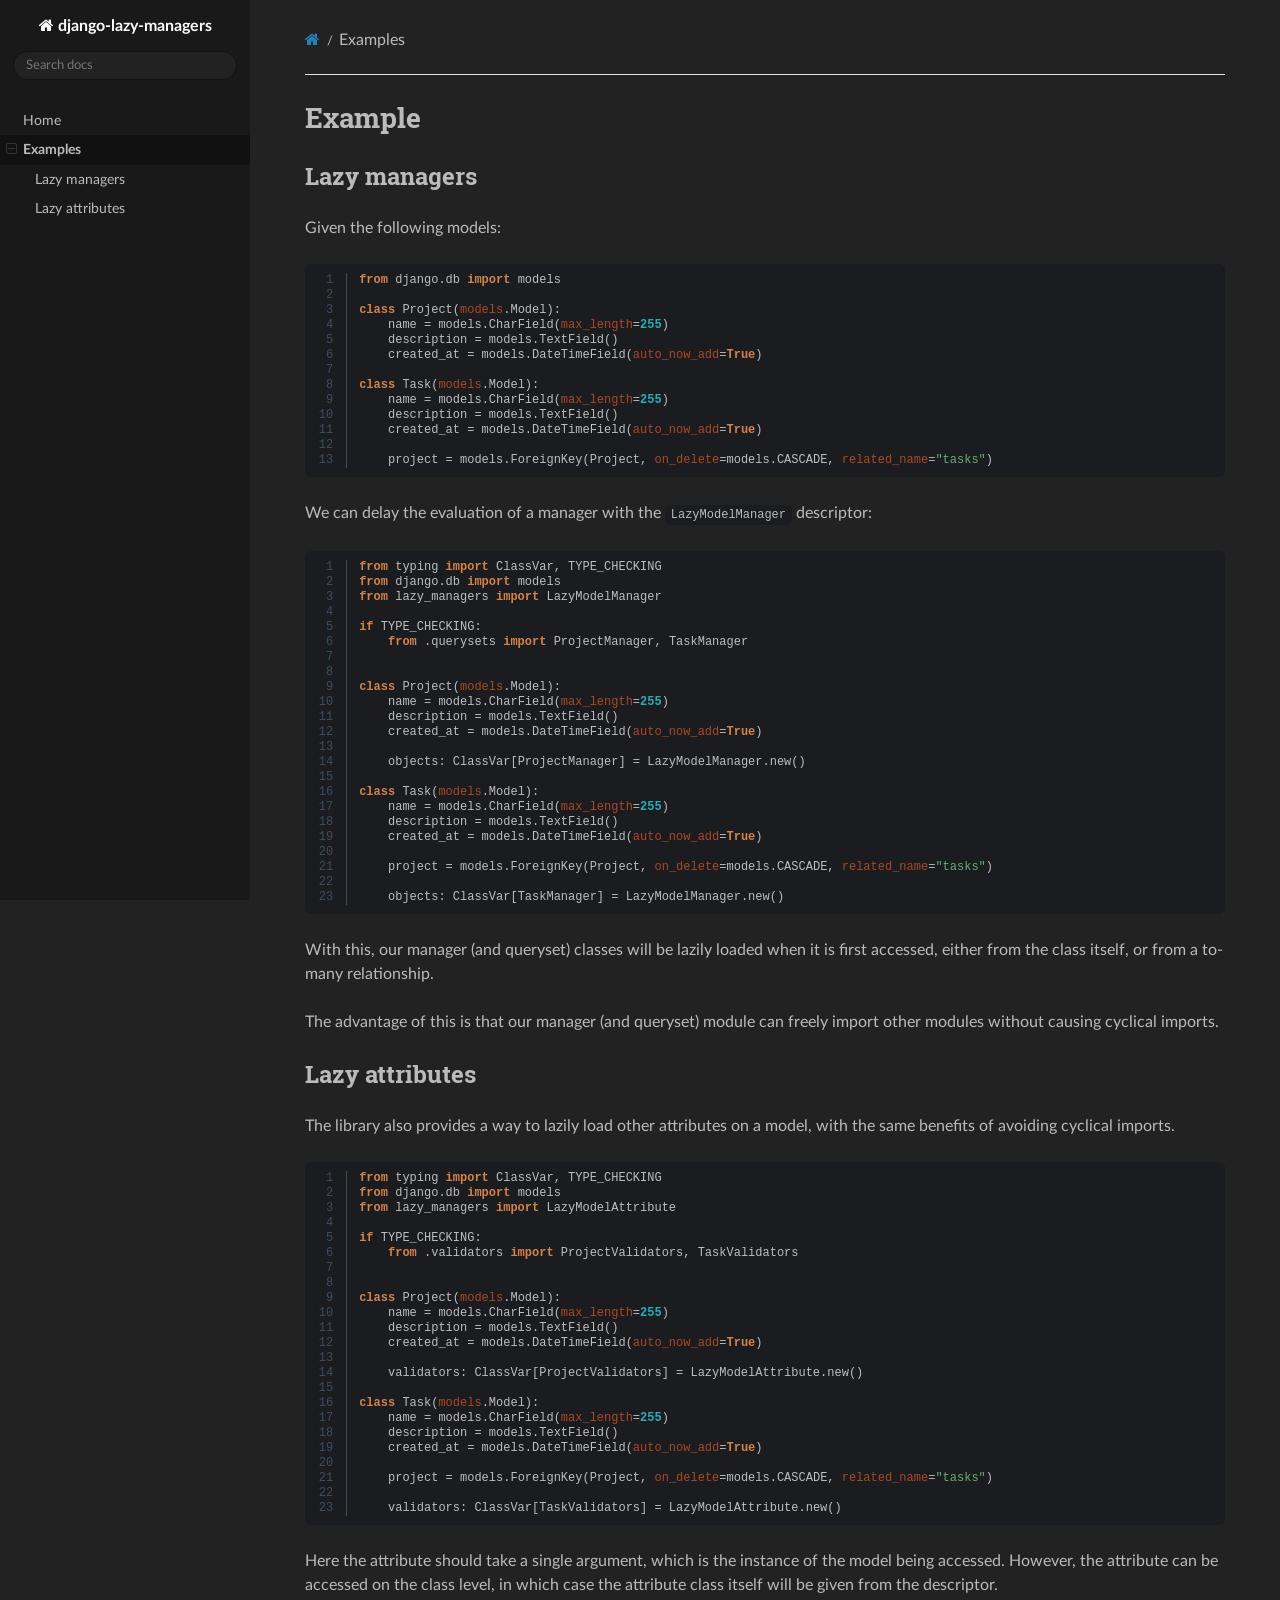
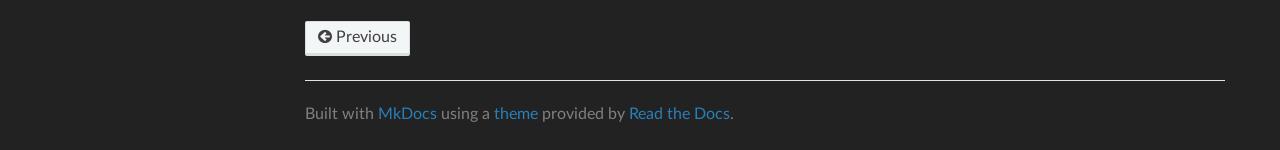
<file: example/index.html>
<!DOCTYPE html>
<html class="writer-html5" lang="en" >
<head>
    <meta charset="utf-8" />
    <meta http-equiv="X-UA-Compatible" content="IE=edge" />
    <meta name="viewport" content="width=device-width, initial-scale=1.0" />
      <link rel="shortcut icon" href="../img/favicon.ico" />
    <title>Examples - django-lazy-managers</title>
    <link rel="stylesheet" href="../css/theme.css" />
    <link rel="stylesheet" href="../css/theme_extra.css" />
        <link href="../css/docs.css" rel="stylesheet" />
        <link href="../css/pygments.css" rel="stylesheet" />
    
      <script>
        // Current page data
        var mkdocs_page_name = "Examples";
        var mkdocs_page_input_path = "example.md";
        var mkdocs_page_url = null;
      </script>
    
    <!--[if lt IE 9]>
      <script src="../js/html5shiv.min.js"></script>
    <![endif]--> 
</head>

<body class="wy-body-for-nav" role="document">

  <div class="wy-grid-for-nav">
    <nav data-toggle="wy-nav-shift" class="wy-nav-side stickynav">
    <div class="wy-side-scroll">
      <div class="wy-side-nav-search">
          <a href=".." class="icon icon-home"> django-lazy-managers
        </a><div role="search">
  <form id ="rtd-search-form" class="wy-form" action="../search.html" method="get">
      <input type="text" name="q" placeholder="Search docs" aria-label="Search docs" title="Type search term here" />
  </form>
</div>
      </div>

      <div class="wy-menu wy-menu-vertical" data-spy="affix" role="navigation" aria-label="Navigation menu">
              <ul>
                <li class="toctree-l1"><a class="reference internal" href="..">Home</a>
                </li>
              </ul>
              <ul class="current">
                <li class="toctree-l1 current"><a class="reference internal current" href="#">Examples</a>
    <ul class="current">
    <li class="toctree-l2"><a class="reference internal" href="#lazy-managers">Lazy managers</a>
    </li>
    <li class="toctree-l2"><a class="reference internal" href="#lazy-attributes">Lazy attributes</a>
    </li>
    </ul>
                </li>
              </ul>
      </div>
    </div>
    </nav>

    <section data-toggle="wy-nav-shift" class="wy-nav-content-wrap">
      <nav class="wy-nav-top" role="navigation" aria-label="Mobile navigation menu">
          <i data-toggle="wy-nav-top" class="fa fa-bars"></i>
          <a href="..">django-lazy-managers</a>
        
      </nav>
      <div class="wy-nav-content">
        <div class="rst-content"><div role="navigation" aria-label="breadcrumbs navigation">
  <ul class="wy-breadcrumbs">
    <li><a href=".." class="icon icon-home" aria-label="Docs"></a></li>
      <li class="breadcrumb-item active">Examples</li>
    <li class="wy-breadcrumbs-aside">
    </li>
  </ul>
  <hr/>
</div>
          <div role="main" class="document" itemscope="itemscope" itemtype="http://schema.org/Article">
            <div class="section" itemprop="articleBody">
              
                <h1 id="example">Example<a class="headerlink" href="#example" title="Permanent link">🔗</a></h1>
<h2 id="lazy-managers">Lazy managers<a class="headerlink" href="#lazy-managers" title="Permanent link">🔗</a></h2>
<p>Given the following models:</p>
<div class="highlight"><table class="highlighttable"><tr><td class="linenos"><div class="linenodiv"><pre><span></span><span class="normal"><a href="#__codelineno-0-1"> 1</a></span>
<span class="normal"><a href="#__codelineno-0-2"> 2</a></span>
<span class="normal"><a href="#__codelineno-0-3"> 3</a></span>
<span class="normal"><a href="#__codelineno-0-4"> 4</a></span>
<span class="normal"><a href="#__codelineno-0-5"> 5</a></span>
<span class="normal"><a href="#__codelineno-0-6"> 6</a></span>
<span class="normal"><a href="#__codelineno-0-7"> 7</a></span>
<span class="normal"><a href="#__codelineno-0-8"> 8</a></span>
<span class="normal"><a href="#__codelineno-0-9"> 9</a></span>
<span class="normal"><a href="#__codelineno-0-10">10</a></span>
<span class="normal"><a href="#__codelineno-0-11">11</a></span>
<span class="normal"><a href="#__codelineno-0-12">12</a></span>
<span class="normal"><a href="#__codelineno-0-13">13</a></span></pre></div></td><td class="code"><div><pre><span></span><code><a id="__codelineno-0-1" name="__codelineno-0-1"></a><span class="kn">from</span><span class="w"> </span><span class="nn">django.db</span><span class="w"> </span><span class="kn">import</span> <span class="n">models</span>
<a id="__codelineno-0-2" name="__codelineno-0-2"></a>
<a id="__codelineno-0-3" name="__codelineno-0-3"></a><span class="k">class</span><span class="w"> </span><span class="nc">Project</span><span class="p">(</span><span class="n">models</span><span class="o">.</span><span class="n">Model</span><span class="p">):</span>
<a id="__codelineno-0-4" name="__codelineno-0-4"></a>    <span class="n">name</span> <span class="o">=</span> <span class="n">models</span><span class="o">.</span><span class="n">CharField</span><span class="p">(</span><span class="n">max_length</span><span class="o">=</span><span class="mi">255</span><span class="p">)</span>
<a id="__codelineno-0-5" name="__codelineno-0-5"></a>    <span class="n">description</span> <span class="o">=</span> <span class="n">models</span><span class="o">.</span><span class="n">TextField</span><span class="p">()</span>
<a id="__codelineno-0-6" name="__codelineno-0-6"></a>    <span class="n">created_at</span> <span class="o">=</span> <span class="n">models</span><span class="o">.</span><span class="n">DateTimeField</span><span class="p">(</span><span class="n">auto_now_add</span><span class="o">=</span><span class="kc">True</span><span class="p">)</span>
<a id="__codelineno-0-7" name="__codelineno-0-7"></a>
<a id="__codelineno-0-8" name="__codelineno-0-8"></a><span class="k">class</span><span class="w"> </span><span class="nc">Task</span><span class="p">(</span><span class="n">models</span><span class="o">.</span><span class="n">Model</span><span class="p">):</span>
<a id="__codelineno-0-9" name="__codelineno-0-9"></a>    <span class="n">name</span> <span class="o">=</span> <span class="n">models</span><span class="o">.</span><span class="n">CharField</span><span class="p">(</span><span class="n">max_length</span><span class="o">=</span><span class="mi">255</span><span class="p">)</span>
<a id="__codelineno-0-10" name="__codelineno-0-10"></a>    <span class="n">description</span> <span class="o">=</span> <span class="n">models</span><span class="o">.</span><span class="n">TextField</span><span class="p">()</span>
<a id="__codelineno-0-11" name="__codelineno-0-11"></a>    <span class="n">created_at</span> <span class="o">=</span> <span class="n">models</span><span class="o">.</span><span class="n">DateTimeField</span><span class="p">(</span><span class="n">auto_now_add</span><span class="o">=</span><span class="kc">True</span><span class="p">)</span>
<a id="__codelineno-0-12" name="__codelineno-0-12"></a>
<a id="__codelineno-0-13" name="__codelineno-0-13"></a>    <span class="n">project</span> <span class="o">=</span> <span class="n">models</span><span class="o">.</span><span class="n">ForeignKey</span><span class="p">(</span><span class="n">Project</span><span class="p">,</span> <span class="n">on_delete</span><span class="o">=</span><span class="n">models</span><span class="o">.</span><span class="n">CASCADE</span><span class="p">,</span> <span class="n">related_name</span><span class="o">=</span><span class="s2">&quot;tasks&quot;</span><span class="p">)</span>
</code></pre></div></td></tr></table></div>
<p>We can delay the evaluation of a manager with the <code>LazyModelManager</code> descriptor:</p>
<div class="highlight"><table class="highlighttable"><tr><td class="linenos"><div class="linenodiv"><pre><span></span><span class="normal"><a href="#__codelineno-1-1"> 1</a></span>
<span class="normal"><a href="#__codelineno-1-2"> 2</a></span>
<span class="normal"><a href="#__codelineno-1-3"> 3</a></span>
<span class="normal"><a href="#__codelineno-1-4"> 4</a></span>
<span class="normal"><a href="#__codelineno-1-5"> 5</a></span>
<span class="normal"><a href="#__codelineno-1-6"> 6</a></span>
<span class="normal"><a href="#__codelineno-1-7"> 7</a></span>
<span class="normal"><a href="#__codelineno-1-8"> 8</a></span>
<span class="normal"><a href="#__codelineno-1-9"> 9</a></span>
<span class="normal"><a href="#__codelineno-1-10">10</a></span>
<span class="normal"><a href="#__codelineno-1-11">11</a></span>
<span class="normal"><a href="#__codelineno-1-12">12</a></span>
<span class="normal"><a href="#__codelineno-1-13">13</a></span>
<span class="normal"><a href="#__codelineno-1-14">14</a></span>
<span class="normal"><a href="#__codelineno-1-15">15</a></span>
<span class="normal"><a href="#__codelineno-1-16">16</a></span>
<span class="normal"><a href="#__codelineno-1-17">17</a></span>
<span class="normal"><a href="#__codelineno-1-18">18</a></span>
<span class="normal"><a href="#__codelineno-1-19">19</a></span>
<span class="normal"><a href="#__codelineno-1-20">20</a></span>
<span class="normal"><a href="#__codelineno-1-21">21</a></span>
<span class="normal"><a href="#__codelineno-1-22">22</a></span>
<span class="normal"><a href="#__codelineno-1-23">23</a></span></pre></div></td><td class="code"><div><pre><span></span><code><a id="__codelineno-1-1" name="__codelineno-1-1"></a><span class="kn">from</span><span class="w"> </span><span class="nn">typing</span><span class="w"> </span><span class="kn">import</span> <span class="n">ClassVar</span><span class="p">,</span> <span class="n">TYPE_CHECKING</span>
<a id="__codelineno-1-2" name="__codelineno-1-2"></a><span class="kn">from</span><span class="w"> </span><span class="nn">django.db</span><span class="w"> </span><span class="kn">import</span> <span class="n">models</span>
<a id="__codelineno-1-3" name="__codelineno-1-3"></a><span class="kn">from</span><span class="w"> </span><span class="nn">lazy_managers</span><span class="w"> </span><span class="kn">import</span> <span class="n">LazyModelManager</span>
<a id="__codelineno-1-4" name="__codelineno-1-4"></a>
<a id="__codelineno-1-5" name="__codelineno-1-5"></a><span class="k">if</span> <span class="n">TYPE_CHECKING</span><span class="p">:</span>
<a id="__codelineno-1-6" name="__codelineno-1-6"></a>    <span class="kn">from</span><span class="w"> </span><span class="nn">.querysets</span><span class="w"> </span><span class="kn">import</span> <span class="n">ProjectManager</span><span class="p">,</span> <span class="n">TaskManager</span>
<a id="__codelineno-1-7" name="__codelineno-1-7"></a>
<a id="__codelineno-1-8" name="__codelineno-1-8"></a>
<a id="__codelineno-1-9" name="__codelineno-1-9"></a><span class="k">class</span><span class="w"> </span><span class="nc">Project</span><span class="p">(</span><span class="n">models</span><span class="o">.</span><span class="n">Model</span><span class="p">):</span>
<a id="__codelineno-1-10" name="__codelineno-1-10"></a>    <span class="n">name</span> <span class="o">=</span> <span class="n">models</span><span class="o">.</span><span class="n">CharField</span><span class="p">(</span><span class="n">max_length</span><span class="o">=</span><span class="mi">255</span><span class="p">)</span>
<a id="__codelineno-1-11" name="__codelineno-1-11"></a>    <span class="n">description</span> <span class="o">=</span> <span class="n">models</span><span class="o">.</span><span class="n">TextField</span><span class="p">()</span>
<a id="__codelineno-1-12" name="__codelineno-1-12"></a>    <span class="n">created_at</span> <span class="o">=</span> <span class="n">models</span><span class="o">.</span><span class="n">DateTimeField</span><span class="p">(</span><span class="n">auto_now_add</span><span class="o">=</span><span class="kc">True</span><span class="p">)</span>
<a id="__codelineno-1-13" name="__codelineno-1-13"></a>
<a id="__codelineno-1-14" name="__codelineno-1-14"></a>    <span class="n">objects</span><span class="p">:</span> <span class="n">ClassVar</span><span class="p">[</span><span class="n">ProjectManager</span><span class="p">]</span> <span class="o">=</span> <span class="n">LazyModelManager</span><span class="o">.</span><span class="n">new</span><span class="p">()</span>
<a id="__codelineno-1-15" name="__codelineno-1-15"></a>
<a id="__codelineno-1-16" name="__codelineno-1-16"></a><span class="k">class</span><span class="w"> </span><span class="nc">Task</span><span class="p">(</span><span class="n">models</span><span class="o">.</span><span class="n">Model</span><span class="p">):</span>
<a id="__codelineno-1-17" name="__codelineno-1-17"></a>    <span class="n">name</span> <span class="o">=</span> <span class="n">models</span><span class="o">.</span><span class="n">CharField</span><span class="p">(</span><span class="n">max_length</span><span class="o">=</span><span class="mi">255</span><span class="p">)</span>
<a id="__codelineno-1-18" name="__codelineno-1-18"></a>    <span class="n">description</span> <span class="o">=</span> <span class="n">models</span><span class="o">.</span><span class="n">TextField</span><span class="p">()</span>
<a id="__codelineno-1-19" name="__codelineno-1-19"></a>    <span class="n">created_at</span> <span class="o">=</span> <span class="n">models</span><span class="o">.</span><span class="n">DateTimeField</span><span class="p">(</span><span class="n">auto_now_add</span><span class="o">=</span><span class="kc">True</span><span class="p">)</span>
<a id="__codelineno-1-20" name="__codelineno-1-20"></a>
<a id="__codelineno-1-21" name="__codelineno-1-21"></a>    <span class="n">project</span> <span class="o">=</span> <span class="n">models</span><span class="o">.</span><span class="n">ForeignKey</span><span class="p">(</span><span class="n">Project</span><span class="p">,</span> <span class="n">on_delete</span><span class="o">=</span><span class="n">models</span><span class="o">.</span><span class="n">CASCADE</span><span class="p">,</span> <span class="n">related_name</span><span class="o">=</span><span class="s2">&quot;tasks&quot;</span><span class="p">)</span>
<a id="__codelineno-1-22" name="__codelineno-1-22"></a>
<a id="__codelineno-1-23" name="__codelineno-1-23"></a>    <span class="n">objects</span><span class="p">:</span> <span class="n">ClassVar</span><span class="p">[</span><span class="n">TaskManager</span><span class="p">]</span> <span class="o">=</span> <span class="n">LazyModelManager</span><span class="o">.</span><span class="n">new</span><span class="p">()</span>
</code></pre></div></td></tr></table></div>
<p>With this, our manager (and queryset) classes will be lazily loaded when it is first accessed,
either from the class itself, or from a to-many relationship.</p>
<p>The advantage of this is that our manager (and queryset) module can freely import other modules
without causing cyclical imports.</p>
<h2 id="lazy-attributes">Lazy attributes<a class="headerlink" href="#lazy-attributes" title="Permanent link">🔗</a></h2>
<p>The library also provides a way to lazily load other attributes on a model, with the
same benefits of avoiding cyclical imports.</p>
<div class="highlight"><table class="highlighttable"><tr><td class="linenos"><div class="linenodiv"><pre><span></span><span class="normal"><a href="#__codelineno-2-1"> 1</a></span>
<span class="normal"><a href="#__codelineno-2-2"> 2</a></span>
<span class="normal"><a href="#__codelineno-2-3"> 3</a></span>
<span class="normal"><a href="#__codelineno-2-4"> 4</a></span>
<span class="normal"><a href="#__codelineno-2-5"> 5</a></span>
<span class="normal"><a href="#__codelineno-2-6"> 6</a></span>
<span class="normal"><a href="#__codelineno-2-7"> 7</a></span>
<span class="normal"><a href="#__codelineno-2-8"> 8</a></span>
<span class="normal"><a href="#__codelineno-2-9"> 9</a></span>
<span class="normal"><a href="#__codelineno-2-10">10</a></span>
<span class="normal"><a href="#__codelineno-2-11">11</a></span>
<span class="normal"><a href="#__codelineno-2-12">12</a></span>
<span class="normal"><a href="#__codelineno-2-13">13</a></span>
<span class="normal"><a href="#__codelineno-2-14">14</a></span>
<span class="normal"><a href="#__codelineno-2-15">15</a></span>
<span class="normal"><a href="#__codelineno-2-16">16</a></span>
<span class="normal"><a href="#__codelineno-2-17">17</a></span>
<span class="normal"><a href="#__codelineno-2-18">18</a></span>
<span class="normal"><a href="#__codelineno-2-19">19</a></span>
<span class="normal"><a href="#__codelineno-2-20">20</a></span>
<span class="normal"><a href="#__codelineno-2-21">21</a></span>
<span class="normal"><a href="#__codelineno-2-22">22</a></span>
<span class="normal"><a href="#__codelineno-2-23">23</a></span></pre></div></td><td class="code"><div><pre><span></span><code><a id="__codelineno-2-1" name="__codelineno-2-1"></a><span class="kn">from</span><span class="w"> </span><span class="nn">typing</span><span class="w"> </span><span class="kn">import</span> <span class="n">ClassVar</span><span class="p">,</span> <span class="n">TYPE_CHECKING</span>
<a id="__codelineno-2-2" name="__codelineno-2-2"></a><span class="kn">from</span><span class="w"> </span><span class="nn">django.db</span><span class="w"> </span><span class="kn">import</span> <span class="n">models</span>
<a id="__codelineno-2-3" name="__codelineno-2-3"></a><span class="kn">from</span><span class="w"> </span><span class="nn">lazy_managers</span><span class="w"> </span><span class="kn">import</span> <span class="n">LazyModelAttribute</span>
<a id="__codelineno-2-4" name="__codelineno-2-4"></a>
<a id="__codelineno-2-5" name="__codelineno-2-5"></a><span class="k">if</span> <span class="n">TYPE_CHECKING</span><span class="p">:</span>
<a id="__codelineno-2-6" name="__codelineno-2-6"></a>    <span class="kn">from</span><span class="w"> </span><span class="nn">.validators</span><span class="w"> </span><span class="kn">import</span> <span class="n">ProjectValidators</span><span class="p">,</span> <span class="n">TaskValidators</span>
<a id="__codelineno-2-7" name="__codelineno-2-7"></a>
<a id="__codelineno-2-8" name="__codelineno-2-8"></a>
<a id="__codelineno-2-9" name="__codelineno-2-9"></a><span class="k">class</span><span class="w"> </span><span class="nc">Project</span><span class="p">(</span><span class="n">models</span><span class="o">.</span><span class="n">Model</span><span class="p">):</span>
<a id="__codelineno-2-10" name="__codelineno-2-10"></a>    <span class="n">name</span> <span class="o">=</span> <span class="n">models</span><span class="o">.</span><span class="n">CharField</span><span class="p">(</span><span class="n">max_length</span><span class="o">=</span><span class="mi">255</span><span class="p">)</span>
<a id="__codelineno-2-11" name="__codelineno-2-11"></a>    <span class="n">description</span> <span class="o">=</span> <span class="n">models</span><span class="o">.</span><span class="n">TextField</span><span class="p">()</span>
<a id="__codelineno-2-12" name="__codelineno-2-12"></a>    <span class="n">created_at</span> <span class="o">=</span> <span class="n">models</span><span class="o">.</span><span class="n">DateTimeField</span><span class="p">(</span><span class="n">auto_now_add</span><span class="o">=</span><span class="kc">True</span><span class="p">)</span>
<a id="__codelineno-2-13" name="__codelineno-2-13"></a>
<a id="__codelineno-2-14" name="__codelineno-2-14"></a>    <span class="n">validators</span><span class="p">:</span> <span class="n">ClassVar</span><span class="p">[</span><span class="n">ProjectValidators</span><span class="p">]</span> <span class="o">=</span> <span class="n">LazyModelAttribute</span><span class="o">.</span><span class="n">new</span><span class="p">()</span>
<a id="__codelineno-2-15" name="__codelineno-2-15"></a>
<a id="__codelineno-2-16" name="__codelineno-2-16"></a><span class="k">class</span><span class="w"> </span><span class="nc">Task</span><span class="p">(</span><span class="n">models</span><span class="o">.</span><span class="n">Model</span><span class="p">):</span>
<a id="__codelineno-2-17" name="__codelineno-2-17"></a>    <span class="n">name</span> <span class="o">=</span> <span class="n">models</span><span class="o">.</span><span class="n">CharField</span><span class="p">(</span><span class="n">max_length</span><span class="o">=</span><span class="mi">255</span><span class="p">)</span>
<a id="__codelineno-2-18" name="__codelineno-2-18"></a>    <span class="n">description</span> <span class="o">=</span> <span class="n">models</span><span class="o">.</span><span class="n">TextField</span><span class="p">()</span>
<a id="__codelineno-2-19" name="__codelineno-2-19"></a>    <span class="n">created_at</span> <span class="o">=</span> <span class="n">models</span><span class="o">.</span><span class="n">DateTimeField</span><span class="p">(</span><span class="n">auto_now_add</span><span class="o">=</span><span class="kc">True</span><span class="p">)</span>
<a id="__codelineno-2-20" name="__codelineno-2-20"></a>
<a id="__codelineno-2-21" name="__codelineno-2-21"></a>    <span class="n">project</span> <span class="o">=</span> <span class="n">models</span><span class="o">.</span><span class="n">ForeignKey</span><span class="p">(</span><span class="n">Project</span><span class="p">,</span> <span class="n">on_delete</span><span class="o">=</span><span class="n">models</span><span class="o">.</span><span class="n">CASCADE</span><span class="p">,</span> <span class="n">related_name</span><span class="o">=</span><span class="s2">&quot;tasks&quot;</span><span class="p">)</span>
<a id="__codelineno-2-22" name="__codelineno-2-22"></a>
<a id="__codelineno-2-23" name="__codelineno-2-23"></a>    <span class="n">validators</span><span class="p">:</span> <span class="n">ClassVar</span><span class="p">[</span><span class="n">TaskValidators</span><span class="p">]</span> <span class="o">=</span> <span class="n">LazyModelAttribute</span><span class="o">.</span><span class="n">new</span><span class="p">()</span>
</code></pre></div></td></tr></table></div>
<p>Here the attribute should take a single argument, which is the instance of the model being accessed.
However, the attribute can be accessed on the class level, in which case the attribute class itself
will be given from the descriptor.</p>
              
            </div>
          </div><footer>
    <div class="rst-footer-buttons" role="navigation" aria-label="Footer Navigation">
        <a href=".." class="btn btn-neutral float-left" title="Home"><span class="icon icon-circle-arrow-left"></span> Previous</a>
    </div>

  <hr/>

  <div role="contentinfo">
    <!-- Copyright etc -->
  </div>

  Built with <a href="https://www.mkdocs.org/">MkDocs</a> using a <a href="https://github.com/readthedocs/sphinx_rtd_theme">theme</a> provided by <a href="https://readthedocs.org">Read the Docs</a>.
</footer>
          
        </div>
      </div>

    </section>

  </div>

  <div class="rst-versions" role="note" aria-label="Versions">
  <span class="rst-current-version" data-toggle="rst-current-version">
    
    
      <span><a href=".." style="color: #fcfcfc">&laquo; Previous</a></span>
    
    
  </span>
</div>
    <script src="../js/jquery-3.6.0.min.js"></script>
    <script>var base_url = "..";</script>
    <script src="../js/theme_extra.js"></script>
    <script src="../js/theme.js"></script>
      <script src="../search/main.js"></script>
    <script>
        jQuery(function () {
            SphinxRtdTheme.Navigation.enable(true);
        });
    </script>

</body>
</html>
</file>
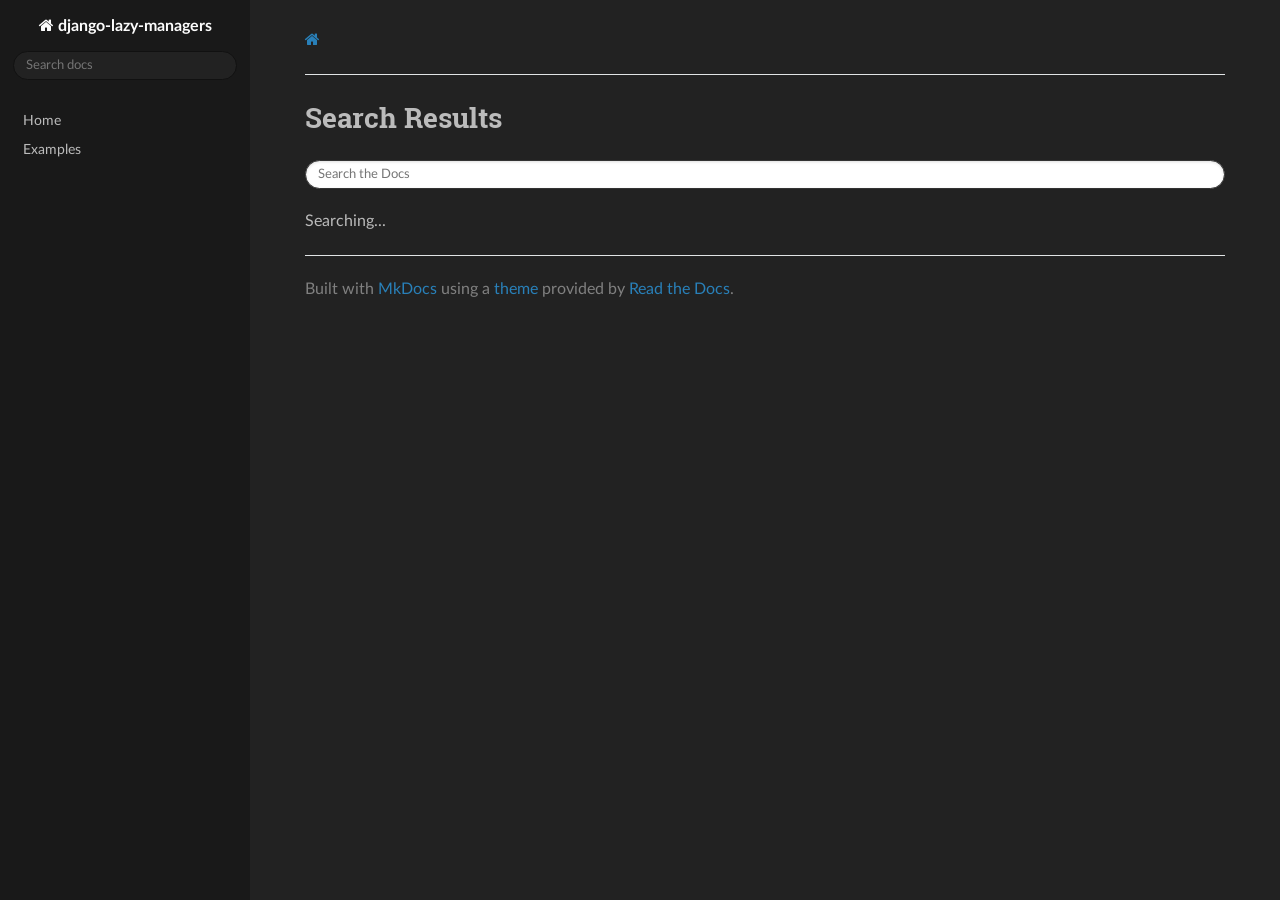
<file: search.html>
<!DOCTYPE html>
<html class="writer-html5" lang="en" >
<head>
    <meta charset="utf-8" />
    <meta http-equiv="X-UA-Compatible" content="IE=edge" />
    <meta name="viewport" content="width=device-width, initial-scale=1.0" />
      <link rel="shortcut icon" href="./img/favicon.ico" />
    <title>django-lazy-managers</title>
    <link rel="stylesheet" href="./css/theme.css" />
    <link rel="stylesheet" href="./css/theme_extra.css" />
        <link href="./css/docs.css" rel="stylesheet" />
        <link href="./css/pygments.css" rel="stylesheet" />
    
    <!--[if lt IE 9]>
      <script src="./js/html5shiv.min.js"></script>
    <![endif]--> 
</head>

<body class="wy-body-for-nav" role="document">

  <div class="wy-grid-for-nav">
    <nav data-toggle="wy-nav-shift" class="wy-nav-side stickynav">
    <div class="wy-side-scroll">
      <div class="wy-side-nav-search">
          <a href="./." class="icon icon-home"> django-lazy-managers
        </a><div role="search">
  <form id ="rtd-search-form" class="wy-form" action="./search.html" method="get">
      <input type="text" name="q" placeholder="Search docs" aria-label="Search docs" title="Type search term here" />
  </form>
</div>
      </div>

      <div class="wy-menu wy-menu-vertical" data-spy="affix" role="navigation" aria-label="Navigation menu">
              <ul>
                <li class="toctree-l1"><a class="reference internal" href="./.">Home</a>
                </li>
              </ul>
              <ul>
                <li class="toctree-l1"><a class="reference internal" href="./example/">Examples</a>
                </li>
              </ul>
      </div>
    </div>
    </nav>

    <section data-toggle="wy-nav-shift" class="wy-nav-content-wrap">
      <nav class="wy-nav-top" role="navigation" aria-label="Mobile navigation menu">
          <i data-toggle="wy-nav-top" class="fa fa-bars"></i>
          <a href="./.">django-lazy-managers</a>
        
      </nav>
      <div class="wy-nav-content">
        <div class="rst-content"><div role="navigation" aria-label="breadcrumbs navigation">
  <ul class="wy-breadcrumbs">
    <li><a href="./." class="icon icon-home" aria-label="Docs"></a></li>
    <li class="wy-breadcrumbs-aside">
    </li>
  </ul>
  <hr/>
</div>
          <div role="main" class="document" itemscope="itemscope" itemtype="http://schema.org/Article">
            <div class="section" itemprop="articleBody">
              

  <h1 id="search">Search Results</h1>

  <form id="content_search" action="search.html">
    <span role="status" aria-live="polite" class="ui-helper-hidden-accessible"></span>
    <input name="q" id="mkdocs-search-query" type="text" class="search_input search-query ui-autocomplete-input" placeholder="Search the Docs" aria-label="Search the Docs" autocomplete="off" autofocus title="Type search term here">
  </form>

  <div id="mkdocs-search-results" class="search-results" data-no-results-text="No results found">
    Searching...
  </div>


            </div>
          </div><footer>

  <hr/>

  <div role="contentinfo">
    <!-- Copyright etc -->
  </div>

  Built with <a href="https://www.mkdocs.org/">MkDocs</a> using a <a href="https://github.com/readthedocs/sphinx_rtd_theme">theme</a> provided by <a href="https://readthedocs.org">Read the Docs</a>.
</footer>
          
        </div>
      </div>

    </section>

  </div>

  <div class="rst-versions" role="note" aria-label="Versions">
  <span class="rst-current-version" data-toggle="rst-current-version">
    
    
    
  </span>
</div>
    <script src="./js/jquery-3.6.0.min.js"></script>
    <script>var base_url = ".";</script>
    <script src="./js/theme_extra.js"></script>
    <script src="./js/theme.js"></script>
      <script src="./search/main.js"></script>
    <script>
        jQuery(function () {
            SphinxRtdTheme.Navigation.enable(true);
        });
    </script>

</body>
</html>
</file>
<file: css/theme.css>
/*
 * This file is copied from the upstream ReadTheDocs Sphinx
 * theme. To aid upgradability this file should *not* be edited.
 * modifications we need should be included in theme_extra.css.
 *
 * https://github.com/readthedocs/sphinx_rtd_theme
 */

 /* sphinx_rtd_theme version 1.2.0 | MIT license */
html{box-sizing:border-box}*,:after,:before{box-sizing:inherit}article,aside,details,figcaption,figure,footer,header,hgroup,nav,section{display:block}audio,canvas,video{display:inline-block;*display:inline;*zoom:1}[hidden],audio:not([controls]){display:none}*{-webkit-box-sizing:border-box;-moz-box-sizing:border-box;box-sizing:border-box}html{font-size:100%;-webkit-text-size-adjust:100%;-ms-text-size-adjust:100%}body{margin:0}a:active,a:hover{outline:0}abbr[title]{border-bottom:1px dotted}b,strong{font-weight:700}blockquote{margin:0}dfn{font-style:italic}ins{background:#ff9;text-decoration:none}ins,mark{color:#000}mark{background:#ff0;font-style:italic;font-weight:700}.rst-content code,.rst-content tt,code,kbd,pre,samp{font-family:monospace,serif;_font-family:courier new,monospace;font-size:1em}pre{white-space:pre}q{quotes:none}q:after,q:before{content:"";content:none}small{font-size:85%}sub,sup{font-size:75%;line-height:0;position:relative;vertical-align:baseline}sup{top:-.5em}sub{bottom:-.25em}dl,ol,ul{margin:0;padding:0;list-style:none;list-style-image:none}li{list-style:none}dd{margin:0}img{border:0;-ms-interpolation-mode:bicubic;vertical-align:middle;max-width:100%}svg:not(:root){overflow:hidden}figure,form{margin:0}label{cursor:pointer}button,input,select,textarea{font-size:100%;margin:0;vertical-align:baseline;*vertical-align:middle}button,input{line-height:normal}button,input[type=button],input[type=reset],input[type=submit]{cursor:pointer;-webkit-appearance:button;*overflow:visible}button[disabled],input[disabled]{cursor:default}input[type=search]{-webkit-appearance:textfield;-moz-box-sizing:content-box;-webkit-box-sizing:content-box;box-sizing:content-box}textarea{resize:vertical}table{border-collapse:collapse;border-spacing:0}td{vertical-align:top}.chromeframe{margin:.2em 0;background:#ccc;color:#000;padding:.2em 0}.ir{display:block;border:0;text-indent:-999em;overflow:hidden;background-color:transparent;background-repeat:no-repeat;text-align:left;direction:ltr;*line-height:0}.ir br{display:none}.hidden{display:none!important;visibility:hidden}.visuallyhidden{border:0;clip:rect(0 0 0 0);height:1px;margin:-1px;overflow:hidden;padding:0;position:absolute;width:1px}.visuallyhidden.focusable:active,.visuallyhidden.focusable:focus{clip:auto;height:auto;margin:0;overflow:visible;position:static;width:auto}.invisible{visibility:hidden}.relative{position:relative}big,small{font-size:100%}@media print{body,html,section{background:none!important}*{box-shadow:none!important;text-shadow:none!important;filter:none!important;-ms-filter:none!important}a,a:visited{text-decoration:underline}.ir a:after,a[href^="#"]:after,a[href^="javascript:"]:after{content:""}blockquote,pre{page-break-inside:avoid}thead{display:table-header-group}img,tr{page-break-inside:avoid}img{max-width:100%!important}@page{margin:.5cm}.rst-content .toctree-wrapper>p.caption,h2,h3,p{orphans:3;widows:3}.rst-content .toctree-wrapper>p.caption,h2,h3{page-break-after:avoid}}.btn,.fa:before,.icon:before,.rst-content .admonition,.rst-content .admonition-title:before,.rst-content .admonition-todo,.rst-content .attention,.rst-content .caution,.rst-content .code-block-caption .headerlink:before,.rst-content .danger,.rst-content .eqno .headerlink:before,.rst-content .error,.rst-content .hint,.rst-content .important,.rst-content .note,.rst-content .seealso,.rst-content .tip,.rst-content .warning,.rst-content code.download span:first-child:before,.rst-content dl dt .headerlink:before,.rst-content h1 .headerlink:before,.rst-content h2 .headerlink:before,.rst-content h3 .headerlink:before,.rst-content h4 .headerlink:before,.rst-content h5 .headerlink:before,.rst-content h6 .headerlink:before,.rst-content p.caption .headerlink:before,.rst-content p .headerlink:before,.rst-content table>caption .headerlink:before,.rst-content tt.download span:first-child:before,.wy-alert,.wy-dropdown .caret:before,.wy-inline-validate.wy-inline-validate-danger .wy-input-context:before,.wy-inline-validate.wy-inline-validate-info .wy-input-context:before,.wy-inline-validate.wy-inline-validate-success .wy-input-context:before,.wy-inline-validate.wy-inline-validate-warning .wy-input-context:before,.wy-menu-vertical li.current>a button.toctree-expand:before,.wy-menu-vertical li.on a button.toctree-expand:before,.wy-menu-vertical li button.toctree-expand:before,input[type=color],input[type=date],input[type=datetime-local],input[type=datetime],input[type=email],input[type=month],input[type=number],input[type=password],input[type=search],input[type=tel],input[type=text],input[type=time],input[type=url],input[type=week],select,textarea{-webkit-font-smoothing:antialiased}.clearfix{*zoom:1}.clearfix:after,.clearfix:before{display:table;content:""}.clearfix:after{clear:both}/*!
 *  Font Awesome 4.7.0 by @davegandy - http://fontawesome.io - @fontawesome
 *  License - http://fontawesome.io/license (Font: SIL OFL 1.1, CSS: MIT License)
 */@font-face{font-family:FontAwesome;src:url(fonts/fontawesome-webfont.eot?674f50d287a8c48dc19ba404d20fe713);src:url(fonts/fontawesome-webfont.eot?674f50d287a8c48dc19ba404d20fe713?#iefix&v=4.7.0) format("embedded-opentype"),url(fonts/fontawesome-webfont.woff2?af7ae505a9eed503f8b8e6982036873e) format("woff2"),url(fonts/fontawesome-webfont.woff?fee66e712a8a08eef5805a46892932ad) format("woff"),url(fonts/fontawesome-webfont.ttf?b06871f281fee6b241d60582ae9369b9) format("truetype"),url(fonts/fontawesome-webfont.svg?912ec66d7572ff821749319396470bde#fontawesomeregular) format("svg");font-weight:400;font-style:normal}.fa,.icon,.rst-content .admonition-title,.rst-content .code-block-caption .headerlink,.rst-content .eqno .headerlink,.rst-content code.download span:first-child,.rst-content dl dt .headerlink,.rst-content h1 .headerlink,.rst-content h2 .headerlink,.rst-content h3 .headerlink,.rst-content h4 .headerlink,.rst-content h5 .headerlink,.rst-content h6 .headerlink,.rst-content p.caption .headerlink,.rst-content p .headerlink,.rst-content table>caption .headerlink,.rst-content tt.download span:first-child,.wy-menu-vertical li.current>a button.toctree-expand,.wy-menu-vertical li.on a button.toctree-expand,.wy-menu-vertical li button.toctree-expand{display:inline-block;font:normal normal normal 14px/1 FontAwesome;font-size:inherit;text-rendering:auto;-webkit-font-smoothing:antialiased;-moz-osx-font-smoothing:grayscale}.fa-lg{font-size:1.33333em;line-height:.75em;vertical-align:-15%}.fa-2x{font-size:2em}.fa-3x{font-size:3em}.fa-4x{font-size:4em}.fa-5x{font-size:5em}.fa-fw{width:1.28571em;text-align:center}.fa-ul{padding-left:0;margin-left:2.14286em;list-style-type:none}.fa-ul>li{position:relative}.fa-li{position:absolute;left:-2.14286em;width:2.14286em;top:.14286em;text-align:center}.fa-li.fa-lg{left:-1.85714em}.fa-border{padding:.2em .25em .15em;border:.08em solid #eee;border-radius:.1em}.fa-pull-left{float:left}.fa-pull-right{float:right}.fa-pull-left.icon,.fa.fa-pull-left,.rst-content .code-block-caption .fa-pull-left.headerlink,.rst-content .eqno .fa-pull-left.headerlink,.rst-content .fa-pull-left.admonition-title,.rst-content code.download span.fa-pull-left:first-child,.rst-content dl dt .fa-pull-left.headerlink,.rst-content h1 .fa-pull-left.headerlink,.rst-content h2 .fa-pull-left.headerlink,.rst-content h3 .fa-pull-left.headerlink,.rst-content h4 .fa-pull-left.headerlink,.rst-content h5 .fa-pull-left.headerlink,.rst-content h6 .fa-pull-left.headerlink,.rst-content p .fa-pull-left.headerlink,.rst-content table>caption .fa-pull-left.headerlink,.rst-content tt.download span.fa-pull-left:first-child,.wy-menu-vertical li.current>a button.fa-pull-left.toctree-expand,.wy-menu-vertical li.on a button.fa-pull-left.toctree-expand,.wy-menu-vertical li button.fa-pull-left.toctree-expand{margin-right:.3em}.fa-pull-right.icon,.fa.fa-pull-right,.rst-content .code-block-caption .fa-pull-right.headerlink,.rst-content .eqno .fa-pull-right.headerlink,.rst-content .fa-pull-right.admonition-title,.rst-content code.download span.fa-pull-right:first-child,.rst-content dl dt .fa-pull-right.headerlink,.rst-content h1 .fa-pull-right.headerlink,.rst-content h2 .fa-pull-right.headerlink,.rst-content h3 .fa-pull-right.headerlink,.rst-content h4 .fa-pull-right.headerlink,.rst-content h5 .fa-pull-right.headerlink,.rst-content h6 .fa-pull-right.headerlink,.rst-content p .fa-pull-right.headerlink,.rst-content table>caption .fa-pull-right.headerlink,.rst-content tt.download span.fa-pull-right:first-child,.wy-menu-vertical li.current>a button.fa-pull-right.toctree-expand,.wy-menu-vertical li.on a button.fa-pull-right.toctree-expand,.wy-menu-vertical li button.fa-pull-right.toctree-expand{margin-left:.3em}.pull-right{float:right}.pull-left{float:left}.fa.pull-left,.pull-left.icon,.rst-content .code-block-caption .pull-left.headerlink,.rst-content .eqno .pull-left.headerlink,.rst-content .pull-left.admonition-title,.rst-content code.download span.pull-left:first-child,.rst-content dl dt .pull-left.headerlink,.rst-content h1 .pull-left.headerlink,.rst-content h2 .pull-left.headerlink,.rst-content h3 .pull-left.headerlink,.rst-content h4 .pull-left.headerlink,.rst-content h5 .pull-left.headerlink,.rst-content h6 .pull-left.headerlink,.rst-content p .pull-left.headerlink,.rst-content table>caption .pull-left.headerlink,.rst-content tt.download span.pull-left:first-child,.wy-menu-vertical li.current>a button.pull-left.toctree-expand,.wy-menu-vertical li.on a button.pull-left.toctree-expand,.wy-menu-vertical li button.pull-left.toctree-expand{margin-right:.3em}.fa.pull-right,.pull-right.icon,.rst-content .code-block-caption .pull-right.headerlink,.rst-content .eqno .pull-right.headerlink,.rst-content .pull-right.admonition-title,.rst-content code.download span.pull-right:first-child,.rst-content dl dt .pull-right.headerlink,.rst-content h1 .pull-right.headerlink,.rst-content h2 .pull-right.headerlink,.rst-content h3 .pull-right.headerlink,.rst-content h4 .pull-right.headerlink,.rst-content h5 .pull-right.headerlink,.rst-content h6 .pull-right.headerlink,.rst-content p .pull-right.headerlink,.rst-content table>caption .pull-right.headerlink,.rst-content tt.download span.pull-right:first-child,.wy-menu-vertical li.current>a button.pull-right.toctree-expand,.wy-menu-vertical li.on a button.pull-right.toctree-expand,.wy-menu-vertical li button.pull-right.toctree-expand{margin-left:.3em}.fa-spin{-webkit-animation:fa-spin 2s linear infinite;animation:fa-spin 2s linear infinite}.fa-pulse{-webkit-animation:fa-spin 1s steps(8) infinite;animation:fa-spin 1s steps(8) infinite}@-webkit-keyframes fa-spin{0%{-webkit-transform:rotate(0deg);transform:rotate(0deg)}to{-webkit-transform:rotate(359deg);transform:rotate(359deg)}}@keyframes fa-spin{0%{-webkit-transform:rotate(0deg);transform:rotate(0deg)}to{-webkit-transform:rotate(359deg);transform:rotate(359deg)}}.fa-rotate-90{-ms-filter:"progid:DXImageTransform.Microsoft.BasicImage(rotation=1)";-webkit-transform:rotate(90deg);-ms-transform:rotate(90deg);transform:rotate(90deg)}.fa-rotate-180{-ms-filter:"progid:DXImageTransform.Microsoft.BasicImage(rotation=2)";-webkit-transform:rotate(180deg);-ms-transform:rotate(180deg);transform:rotate(180deg)}.fa-rotate-270{-ms-filter:"progid:DXImageTransform.Microsoft.BasicImage(rotation=3)";-webkit-transform:rotate(270deg);-ms-transform:rotate(270deg);transform:rotate(270deg)}.fa-flip-horizontal{-ms-filter:"progid:DXImageTransform.Microsoft.BasicImage(rotation=0, mirror=1)";-webkit-transform:scaleX(-1);-ms-transform:scaleX(-1);transform:scaleX(-1)}.fa-flip-vertical{-ms-filter:"progid:DXImageTransform.Microsoft.BasicImage(rotation=2, mirror=1)";-webkit-transform:scaleY(-1);-ms-transform:scaleY(-1);transform:scaleY(-1)}:root .fa-flip-horizontal,:root .fa-flip-vertical,:root .fa-rotate-90,:root .fa-rotate-180,:root .fa-rotate-270{filter:none}.fa-stack{position:relative;display:inline-block;width:2em;height:2em;line-height:2em;vertical-align:middle}.fa-stack-1x,.fa-stack-2x{position:absolute;left:0;width:100%;text-align:center}.fa-stack-1x{line-height:inherit}.fa-stack-2x{font-size:2em}.fa-inverse{color:#fff}.fa-glass:before{content:""}.fa-music:before{content:""}.fa-search:before,.icon-search:before{content:""}.fa-envelope-o:before{content:""}.fa-heart:before{content:""}.fa-star:before{content:""}.fa-star-o:before{content:""}.fa-user:before{content:""}.fa-film:before{content:""}.fa-th-large:before{content:""}.fa-th:before{content:""}.fa-th-list:before{content:""}.fa-check:before{content:""}.fa-close:before,.fa-remove:before,.fa-times:before{content:""}.fa-search-plus:before{content:""}.fa-search-minus:before{content:""}.fa-power-off:before{content:""}.fa-signal:before{content:""}.fa-cog:before,.fa-gear:before{content:""}.fa-trash-o:before{content:""}.fa-home:before,.icon-home:before{content:""}.fa-file-o:before{content:""}.fa-clock-o:before{content:""}.fa-road:before{content:""}.fa-download:before,.rst-content code.download span:first-child:before,.rst-content tt.download span:first-child:before{content:""}.fa-arrow-circle-o-down:before{content:""}.fa-arrow-circle-o-up:before{content:""}.fa-inbox:before{content:""}.fa-play-circle-o:before{content:""}.fa-repeat:before,.fa-rotate-right:before{content:""}.fa-refresh:before{content:""}.fa-list-alt:before{content:""}.fa-lock:before{content:""}.fa-flag:before{content:""}.fa-headphones:before{content:""}.fa-volume-off:before{content:""}.fa-volume-down:before{content:""}.fa-volume-up:before{content:""}.fa-qrcode:before{content:""}.fa-barcode:before{content:""}.fa-tag:before{content:""}.fa-tags:before{content:""}.fa-book:before,.icon-book:before{content:""}.fa-bookmark:before{content:""}.fa-print:before{content:""}.fa-camera:before{content:""}.fa-font:before{content:""}.fa-bold:before{content:""}.fa-italic:before{content:""}.fa-text-height:before{content:""}.fa-text-width:before{content:""}.fa-align-left:before{content:""}.fa-align-center:before{content:""}.fa-align-right:before{content:""}.fa-align-justify:before{content:""}.fa-list:before{content:""}.fa-dedent:before,.fa-outdent:before{content:""}.fa-indent:before{content:""}.fa-video-camera:before{content:""}.fa-image:before,.fa-photo:before,.fa-picture-o:before{content:""}.fa-pencil:before{content:""}.fa-map-marker:before{content:""}.fa-adjust:before{content:""}.fa-tint:before{content:""}.fa-edit:before,.fa-pencil-square-o:before{content:""}.fa-share-square-o:before{content:""}.fa-check-square-o:before{content:""}.fa-arrows:before{content:""}.fa-step-backward:before{content:""}.fa-fast-backward:before{content:""}.fa-backward:before{content:""}.fa-play:before{content:""}.fa-pause:before{content:""}.fa-stop:before{content:""}.fa-forward:before{content:""}.fa-fast-forward:before{content:""}.fa-step-forward:before{content:""}.fa-eject:before{content:""}.fa-chevron-left:before{content:""}.fa-chevron-right:before{content:""}.fa-plus-circle:before{content:""}.fa-minus-circle:before{content:""}.fa-times-circle:before,.wy-inline-validate.wy-inline-validate-danger .wy-input-context:before{content:""}.fa-check-circle:before,.wy-inline-validate.wy-inline-validate-success .wy-input-context:before{content:""}.fa-question-circle:before{content:""}.fa-info-circle:before{content:""}.fa-crosshairs:before{content:""}.fa-times-circle-o:before{content:""}.fa-check-circle-o:before{content:""}.fa-ban:before{content:""}.fa-arrow-left:before{content:""}.fa-arrow-right:before{content:""}.fa-arrow-up:before{content:""}.fa-arrow-down:before{content:""}.fa-mail-forward:before,.fa-share:before{content:""}.fa-expand:before{content:""}.fa-compress:before{content:""}.fa-plus:before{content:""}.fa-minus:before{content:""}.fa-asterisk:before{content:""}.fa-exclamation-circle:before,.rst-content .admonition-title:before,.wy-inline-validate.wy-inline-validate-info .wy-input-context:before,.wy-inline-validate.wy-inline-validate-warning .wy-input-context:before{content:""}.fa-gift:before{content:""}.fa-leaf:before{content:""}.fa-fire:before,.icon-fire:before{content:""}.fa-eye:before{content:""}.fa-eye-slash:before{content:""}.fa-exclamation-triangle:before,.fa-warning:before{content:""}.fa-plane:before{content:""}.fa-calendar:before{content:""}.fa-random:before{content:""}.fa-comment:before{content:""}.fa-magnet:before{content:""}.fa-chevron-up:before{content:""}.fa-chevron-down:before{content:""}.fa-retweet:before{content:""}.fa-shopping-cart:before{content:""}.fa-folder:before{content:""}.fa-folder-open:before{content:""}.fa-arrows-v:before{content:""}.fa-arrows-h:before{content:""}.fa-bar-chart-o:before,.fa-bar-chart:before{content:""}.fa-twitter-square:before{content:""}.fa-facebook-square:before{content:""}.fa-camera-retro:before{content:""}.fa-key:before{content:""}.fa-cogs:before,.fa-gears:before{content:""}.fa-comments:before{content:""}.fa-thumbs-o-up:before{content:""}.fa-thumbs-o-down:before{content:""}.fa-star-half:before{content:""}.fa-heart-o:before{content:""}.fa-sign-out:before{content:""}.fa-linkedin-square:before{content:""}.fa-thumb-tack:before{content:""}.fa-external-link:before{content:""}.fa-sign-in:before{content:""}.fa-trophy:before{content:""}.fa-github-square:before{content:""}.fa-upload:before{content:""}.fa-lemon-o:before{content:""}.fa-phone:before{content:""}.fa-square-o:before{content:""}.fa-bookmark-o:before{content:""}.fa-phone-square:before{content:""}.fa-twitter:before{content:""}.fa-facebook-f:before,.fa-facebook:before{content:""}.fa-github:before,.icon-github:before{content:""}.fa-unlock:before{content:""}.fa-credit-card:before{content:""}.fa-feed:before,.fa-rss:before{content:""}.fa-hdd-o:before{content:""}.fa-bullhorn:before{content:""}.fa-bell:before{content:""}.fa-certificate:before{content:""}.fa-hand-o-right:before{content:""}.fa-hand-o-left:before{content:""}.fa-hand-o-up:before{content:""}.fa-hand-o-down:before{content:""}.fa-arrow-circle-left:before,.icon-circle-arrow-left:before{content:""}.fa-arrow-circle-right:before,.icon-circle-arrow-right:before{content:""}.fa-arrow-circle-up:before{content:""}.fa-arrow-circle-down:before{content:""}.fa-globe:before{content:""}.fa-wrench:before{content:""}.fa-tasks:before{content:""}.fa-filter:before{content:""}.fa-briefcase:before{content:""}.fa-arrows-alt:before{content:""}.fa-group:before,.fa-users:before{content:""}.fa-chain:before,.fa-link:before,.icon-link:before{content:""}.fa-cloud:before{content:""}.fa-flask:before{content:""}.fa-cut:before,.fa-scissors:before{content:""}.fa-copy:before,.fa-files-o:before{content:""}.fa-paperclip:before{content:""}.fa-floppy-o:before,.fa-save:before{content:""}.fa-square:before{content:""}.fa-bars:before,.fa-navicon:before,.fa-reorder:before{content:""}.fa-list-ul:before{content:""}.fa-list-ol:before{content:""}.fa-strikethrough:before{content:""}.fa-underline:before{content:""}.fa-table:before{content:""}.fa-magic:before{content:""}.fa-truck:before{content:""}.fa-pinterest:before{content:""}.fa-pinterest-square:before{content:""}.fa-google-plus-square:before{content:""}.fa-google-plus:before{content:""}.fa-money:before{content:""}.fa-caret-down:before,.icon-caret-down:before,.wy-dropdown .caret:before{content:""}.fa-caret-up:before{content:""}.fa-caret-left:before{content:""}.fa-caret-right:before{content:""}.fa-columns:before{content:""}.fa-sort:before,.fa-unsorted:before{content:""}.fa-sort-desc:before,.fa-sort-down:before{content:""}.fa-sort-asc:before,.fa-sort-up:before{content:""}.fa-envelope:before{content:""}.fa-linkedin:before{content:""}.fa-rotate-left:before,.fa-undo:before{content:""}.fa-gavel:before,.fa-legal:before{content:""}.fa-dashboard:before,.fa-tachometer:before{content:""}.fa-comment-o:before{content:""}.fa-comments-o:before{content:""}.fa-bolt:before,.fa-flash:before{content:""}.fa-sitemap:before{content:""}.fa-umbrella:before{content:""}.fa-clipboard:before,.fa-paste:before{content:""}.fa-lightbulb-o:before{content:""}.fa-exchange:before{content:""}.fa-cloud-download:before{content:""}.fa-cloud-upload:before{content:""}.fa-user-md:before{content:""}.fa-stethoscope:before{content:""}.fa-suitcase:before{content:""}.fa-bell-o:before{content:""}.fa-coffee:before{content:""}.fa-cutlery:before{content:""}.fa-file-text-o:before{content:""}.fa-building-o:before{content:""}.fa-hospital-o:before{content:""}.fa-ambulance:before{content:""}.fa-medkit:before{content:""}.fa-fighter-jet:before{content:""}.fa-beer:before{content:""}.fa-h-square:before{content:""}.fa-plus-square:before{content:""}.fa-angle-double-left:before{content:""}.fa-angle-double-right:before{content:""}.fa-angle-double-up:before{content:""}.fa-angle-double-down:before{content:""}.fa-angle-left:before{content:""}.fa-angle-right:before{content:""}.fa-angle-up:before{content:""}.fa-angle-down:before{content:""}.fa-desktop:before{content:""}.fa-laptop:before{content:""}.fa-tablet:before{content:""}.fa-mobile-phone:before,.fa-mobile:before{content:""}.fa-circle-o:before{content:""}.fa-quote-left:before{content:""}.fa-quote-right:before{content:""}.fa-spinner:before{content:""}.fa-circle:before{content:""}.fa-mail-reply:before,.fa-reply:before{content:""}.fa-github-alt:before{content:""}.fa-folder-o:before{content:""}.fa-folder-open-o:before{content:""}.fa-smile-o:before{content:""}.fa-frown-o:before{content:""}.fa-meh-o:before{content:""}.fa-gamepad:before{content:""}.fa-keyboard-o:before{content:""}.fa-flag-o:before{content:""}.fa-flag-checkered:before{content:""}.fa-terminal:before{content:""}.fa-code:before{content:""}.fa-mail-reply-all:before,.fa-reply-all:before{content:""}.fa-star-half-empty:before,.fa-star-half-full:before,.fa-star-half-o:before{content:""}.fa-location-arrow:before{content:""}.fa-crop:before{content:""}.fa-code-fork:before{content:""}.fa-chain-broken:before,.fa-unlink:before{content:""}.fa-question:before{content:""}.fa-info:before{content:""}.fa-exclamation:before{content:""}.fa-superscript:before{content:""}.fa-subscript:before{content:""}.fa-eraser:before{content:""}.fa-puzzle-piece:before{content:""}.fa-microphone:before{content:""}.fa-microphone-slash:before{content:""}.fa-shield:before{content:""}.fa-calendar-o:before{content:""}.fa-fire-extinguisher:before{content:""}.fa-rocket:before{content:""}.fa-maxcdn:before{content:""}.fa-chevron-circle-left:before{content:""}.fa-chevron-circle-right:before{content:""}.fa-chevron-circle-up:before{content:""}.fa-chevron-circle-down:before{content:""}.fa-html5:before{content:""}.fa-css3:before{content:""}.fa-anchor:before{content:""}.fa-unlock-alt:before{content:""}.fa-bullseye:before{content:""}.fa-ellipsis-h:before{content:""}.fa-ellipsis-v:before{content:""}.fa-rss-square:before{content:""}.fa-play-circle:before{content:""}.fa-ticket:before{content:""}.fa-minus-square:before{content:""}.fa-minus-square-o:before,.wy-menu-vertical li.current>a button.toctree-expand:before,.wy-menu-vertical li.on a button.toctree-expand:before{content:""}.fa-level-up:before{content:""}.fa-level-down:before{content:""}.fa-check-square:before{content:""}.fa-pencil-square:before{content:""}.fa-external-link-square:before{content:""}.fa-share-square:before{content:""}.fa-compass:before{content:""}.fa-caret-square-o-down:before,.fa-toggle-down:before{content:""}.fa-caret-square-o-up:before,.fa-toggle-up:before{content:""}.fa-caret-square-o-right:before,.fa-toggle-right:before{content:""}.fa-eur:before,.fa-euro:before{content:""}.fa-gbp:before{content:""}.fa-dollar:before,.fa-usd:before{content:""}.fa-inr:before,.fa-rupee:before{content:""}.fa-cny:before,.fa-jpy:before,.fa-rmb:before,.fa-yen:before{content:""}.fa-rouble:before,.fa-rub:before,.fa-ruble:before{content:""}.fa-krw:before,.fa-won:before{content:""}.fa-bitcoin:before,.fa-btc:before{content:""}.fa-file:before{content:""}.fa-file-text:before{content:""}.fa-sort-alpha-asc:before{content:""}.fa-sort-alpha-desc:before{content:""}.fa-sort-amount-asc:before{content:""}.fa-sort-amount-desc:before{content:""}.fa-sort-numeric-asc:before{content:""}.fa-sort-numeric-desc:before{content:""}.fa-thumbs-up:before{content:""}.fa-thumbs-down:before{content:""}.fa-youtube-square:before{content:""}.fa-youtube:before{content:""}.fa-xing:before{content:""}.fa-xing-square:before{content:""}.fa-youtube-play:before{content:""}.fa-dropbox:before{content:""}.fa-stack-overflow:before{content:""}.fa-instagram:before{content:""}.fa-flickr:before{content:""}.fa-adn:before{content:""}.fa-bitbucket:before,.icon-bitbucket:before{content:""}.fa-bitbucket-square:before{content:""}.fa-tumblr:before{content:""}.fa-tumblr-square:before{content:""}.fa-long-arrow-down:before{content:""}.fa-long-arrow-up:before{content:""}.fa-long-arrow-left:before{content:""}.fa-long-arrow-right:before{content:""}.fa-apple:before{content:""}.fa-windows:before{content:""}.fa-android:before{content:""}.fa-linux:before{content:""}.fa-dribbble:before{content:""}.fa-skype:before{content:""}.fa-foursquare:before{content:""}.fa-trello:before{content:""}.fa-female:before{content:""}.fa-male:before{content:""}.fa-gittip:before,.fa-gratipay:before{content:""}.fa-sun-o:before{content:""}.fa-moon-o:before{content:""}.fa-archive:before{content:""}.fa-bug:before{content:""}.fa-vk:before{content:""}.fa-weibo:before{content:""}.fa-renren:before{content:""}.fa-pagelines:before{content:""}.fa-stack-exchange:before{content:""}.fa-arrow-circle-o-right:before{content:""}.fa-arrow-circle-o-left:before{content:""}.fa-caret-square-o-left:before,.fa-toggle-left:before{content:""}.fa-dot-circle-o:before{content:""}.fa-wheelchair:before{content:""}.fa-vimeo-square:before{content:""}.fa-try:before,.fa-turkish-lira:before{content:""}.fa-plus-square-o:before,.wy-menu-vertical li button.toctree-expand:before{content:""}.fa-space-shuttle:before{content:""}.fa-slack:before{content:""}.fa-envelope-square:before{content:""}.fa-wordpress:before{content:""}.fa-openid:before{content:""}.fa-bank:before,.fa-institution:before,.fa-university:before{content:""}.fa-graduation-cap:before,.fa-mortar-board:before{content:""}.fa-yahoo:before{content:""}.fa-google:before{content:""}.fa-reddit:before{content:""}.fa-reddit-square:before{content:""}.fa-stumbleupon-circle:before{content:""}.fa-stumbleupon:before{content:""}.fa-delicious:before{content:""}.fa-digg:before{content:""}.fa-pied-piper-pp:before{content:""}.fa-pied-piper-alt:before{content:""}.fa-drupal:before{content:""}.fa-joomla:before{content:""}.fa-language:before{content:""}.fa-fax:before{content:""}.fa-building:before{content:""}.fa-child:before{content:""}.fa-paw:before{content:""}.fa-spoon:before{content:""}.fa-cube:before{content:""}.fa-cubes:before{content:""}.fa-behance:before{content:""}.fa-behance-square:before{content:""}.fa-steam:before{content:""}.fa-steam-square:before{content:""}.fa-recycle:before{content:""}.fa-automobile:before,.fa-car:before{content:""}.fa-cab:before,.fa-taxi:before{content:""}.fa-tree:before{content:""}.fa-spotify:before{content:""}.fa-deviantart:before{content:""}.fa-soundcloud:before{content:""}.fa-database:before{content:""}.fa-file-pdf-o:before{content:""}.fa-file-word-o:before{content:""}.fa-file-excel-o:before{content:""}.fa-file-powerpoint-o:before{content:""}.fa-file-image-o:before,.fa-file-photo-o:before,.fa-file-picture-o:before{content:""}.fa-file-archive-o:before,.fa-file-zip-o:before{content:""}.fa-file-audio-o:before,.fa-file-sound-o:before{content:""}.fa-file-movie-o:before,.fa-file-video-o:before{content:""}.fa-file-code-o:before{content:""}.fa-vine:before{content:""}.fa-codepen:before{content:""}.fa-jsfiddle:before{content:""}.fa-life-bouy:before,.fa-life-buoy:before,.fa-life-ring:before,.fa-life-saver:before,.fa-support:before{content:""}.fa-circle-o-notch:before{content:""}.fa-ra:before,.fa-rebel:before,.fa-resistance:before{content:""}.fa-empire:before,.fa-ge:before{content:""}.fa-git-square:before{content:""}.fa-git:before{content:""}.fa-hacker-news:before,.fa-y-combinator-square:before,.fa-yc-square:before{content:""}.fa-tencent-weibo:before{content:""}.fa-qq:before{content:""}.fa-wechat:before,.fa-weixin:before{content:""}.fa-paper-plane:before,.fa-send:before{content:""}.fa-paper-plane-o:before,.fa-send-o:before{content:""}.fa-history:before{content:""}.fa-circle-thin:before{content:""}.fa-header:before{content:""}.fa-paragraph:before{content:""}.fa-sliders:before{content:""}.fa-share-alt:before{content:""}.fa-share-alt-square:before{content:""}.fa-bomb:before{content:""}.fa-futbol-o:before,.fa-soccer-ball-o:before{content:""}.fa-tty:before{content:""}.fa-binoculars:before{content:""}.fa-plug:before{content:""}.fa-slideshare:before{content:""}.fa-twitch:before{content:""}.fa-yelp:before{content:""}.fa-newspaper-o:before{content:""}.fa-wifi:before{content:""}.fa-calculator:before{content:""}.fa-paypal:before{content:""}.fa-google-wallet:before{content:""}.fa-cc-visa:before{content:""}.fa-cc-mastercard:before{content:""}.fa-cc-discover:before{content:""}.fa-cc-amex:before{content:""}.fa-cc-paypal:before{content:""}.fa-cc-stripe:before{content:""}.fa-bell-slash:before{content:""}.fa-bell-slash-o:before{content:""}.fa-trash:before{content:""}.fa-copyright:before{content:""}.fa-at:before{content:""}.fa-eyedropper:before{content:""}.fa-paint-brush:before{content:""}.fa-birthday-cake:before{content:""}.fa-area-chart:before{content:""}.fa-pie-chart:before{content:""}.fa-line-chart:before{content:""}.fa-lastfm:before{content:""}.fa-lastfm-square:before{content:""}.fa-toggle-off:before{content:""}.fa-toggle-on:before{content:""}.fa-bicycle:before{content:""}.fa-bus:before{content:""}.fa-ioxhost:before{content:""}.fa-angellist:before{content:""}.fa-cc:before{content:""}.fa-ils:before,.fa-shekel:before,.fa-sheqel:before{content:""}.fa-meanpath:before{content:""}.fa-buysellads:before{content:""}.fa-connectdevelop:before{content:""}.fa-dashcube:before{content:""}.fa-forumbee:before{content:""}.fa-leanpub:before{content:""}.fa-sellsy:before{content:""}.fa-shirtsinbulk:before{content:""}.fa-simplybuilt:before{content:""}.fa-skyatlas:before{content:""}.fa-cart-plus:before{content:""}.fa-cart-arrow-down:before{content:""}.fa-diamond:before{content:""}.fa-ship:before{content:""}.fa-user-secret:before{content:""}.fa-motorcycle:before{content:""}.fa-street-view:before{content:""}.fa-heartbeat:before{content:""}.fa-venus:before{content:""}.fa-mars:before{content:""}.fa-mercury:before{content:""}.fa-intersex:before,.fa-transgender:before{content:""}.fa-transgender-alt:before{content:""}.fa-venus-double:before{content:""}.fa-mars-double:before{content:""}.fa-venus-mars:before{content:""}.fa-mars-stroke:before{content:""}.fa-mars-stroke-v:before{content:""}.fa-mars-stroke-h:before{content:""}.fa-neuter:before{content:""}.fa-genderless:before{content:""}.fa-facebook-official:before{content:""}.fa-pinterest-p:before{content:""}.fa-whatsapp:before{content:""}.fa-server:before{content:""}.fa-user-plus:before{content:""}.fa-user-times:before{content:""}.fa-bed:before,.fa-hotel:before{content:""}.fa-viacoin:before{content:""}.fa-train:before{content:""}.fa-subway:before{content:""}.fa-medium:before{content:""}.fa-y-combinator:before,.fa-yc:before{content:""}.fa-optin-monster:before{content:""}.fa-opencart:before{content:""}.fa-expeditedssl:before{content:""}.fa-battery-4:before,.fa-battery-full:before,.fa-battery:before{content:""}.fa-battery-3:before,.fa-battery-three-quarters:before{content:""}.fa-battery-2:before,.fa-battery-half:before{content:""}.fa-battery-1:before,.fa-battery-quarter:before{content:""}.fa-battery-0:before,.fa-battery-empty:before{content:""}.fa-mouse-pointer:before{content:""}.fa-i-cursor:before{content:""}.fa-object-group:before{content:""}.fa-object-ungroup:before{content:""}.fa-sticky-note:before{content:""}.fa-sticky-note-o:before{content:""}.fa-cc-jcb:before{content:""}.fa-cc-diners-club:before{content:""}.fa-clone:before{content:""}.fa-balance-scale:before{content:""}.fa-hourglass-o:before{content:""}.fa-hourglass-1:before,.fa-hourglass-start:before{content:""}.fa-hourglass-2:before,.fa-hourglass-half:before{content:""}.fa-hourglass-3:before,.fa-hourglass-end:before{content:""}.fa-hourglass:before{content:""}.fa-hand-grab-o:before,.fa-hand-rock-o:before{content:""}.fa-hand-paper-o:before,.fa-hand-stop-o:before{content:""}.fa-hand-scissors-o:before{content:""}.fa-hand-lizard-o:before{content:""}.fa-hand-spock-o:before{content:""}.fa-hand-pointer-o:before{content:""}.fa-hand-peace-o:before{content:""}.fa-trademark:before{content:""}.fa-registered:before{content:""}.fa-creative-commons:before{content:""}.fa-gg:before{content:""}.fa-gg-circle:before{content:""}.fa-tripadvisor:before{content:""}.fa-odnoklassniki:before{content:""}.fa-odnoklassniki-square:before{content:""}.fa-get-pocket:before{content:""}.fa-wikipedia-w:before{content:""}.fa-safari:before{content:""}.fa-chrome:before{content:""}.fa-firefox:before{content:""}.fa-opera:before{content:""}.fa-internet-explorer:before{content:""}.fa-television:before,.fa-tv:before{content:""}.fa-contao:before{content:""}.fa-500px:before{content:""}.fa-amazon:before{content:""}.fa-calendar-plus-o:before{content:""}.fa-calendar-minus-o:before{content:""}.fa-calendar-times-o:before{content:""}.fa-calendar-check-o:before{content:""}.fa-industry:before{content:""}.fa-map-pin:before{content:""}.fa-map-signs:before{content:""}.fa-map-o:before{content:""}.fa-map:before{content:""}.fa-commenting:before{content:""}.fa-commenting-o:before{content:""}.fa-houzz:before{content:""}.fa-vimeo:before{content:""}.fa-black-tie:before{content:""}.fa-fonticons:before{content:""}.fa-reddit-alien:before{content:""}.fa-edge:before{content:""}.fa-credit-card-alt:before{content:""}.fa-codiepie:before{content:""}.fa-modx:before{content:""}.fa-fort-awesome:before{content:""}.fa-usb:before{content:""}.fa-product-hunt:before{content:""}.fa-mixcloud:before{content:""}.fa-scribd:before{content:""}.fa-pause-circle:before{content:""}.fa-pause-circle-o:before{content:""}.fa-stop-circle:before{content:""}.fa-stop-circle-o:before{content:""}.fa-shopping-bag:before{content:""}.fa-shopping-basket:before{content:""}.fa-hashtag:before{content:""}.fa-bluetooth:before{content:""}.fa-bluetooth-b:before{content:""}.fa-percent:before{content:""}.fa-gitlab:before,.icon-gitlab:before{content:""}.fa-wpbeginner:before{content:""}.fa-wpforms:before{content:""}.fa-envira:before{content:""}.fa-universal-access:before{content:""}.fa-wheelchair-alt:before{content:""}.fa-question-circle-o:before{content:""}.fa-blind:before{content:""}.fa-audio-description:before{content:""}.fa-volume-control-phone:before{content:""}.fa-braille:before{content:""}.fa-assistive-listening-systems:before{content:""}.fa-american-sign-language-interpreting:before,.fa-asl-interpreting:before{content:""}.fa-deaf:before,.fa-deafness:before,.fa-hard-of-hearing:before{content:""}.fa-glide:before{content:""}.fa-glide-g:before{content:""}.fa-sign-language:before,.fa-signing:before{content:""}.fa-low-vision:before{content:""}.fa-viadeo:before{content:""}.fa-viadeo-square:before{content:""}.fa-snapchat:before{content:""}.fa-snapchat-ghost:before{content:""}.fa-snapchat-square:before{content:""}.fa-pied-piper:before{content:""}.fa-first-order:before{content:""}.fa-yoast:before{content:""}.fa-themeisle:before{content:""}.fa-google-plus-circle:before,.fa-google-plus-official:before{content:""}.fa-fa:before,.fa-font-awesome:before{content:""}.fa-handshake-o:before{content:""}.fa-envelope-open:before{content:""}.fa-envelope-open-o:before{content:""}.fa-linode:before{content:""}.fa-address-book:before{content:""}.fa-address-book-o:before{content:""}.fa-address-card:before,.fa-vcard:before{content:""}.fa-address-card-o:before,.fa-vcard-o:before{content:""}.fa-user-circle:before{content:""}.fa-user-circle-o:before{content:""}.fa-user-o:before{content:""}.fa-id-badge:before{content:""}.fa-drivers-license:before,.fa-id-card:before{content:""}.fa-drivers-license-o:before,.fa-id-card-o:before{content:""}.fa-quora:before{content:""}.fa-free-code-camp:before{content:""}.fa-telegram:before{content:""}.fa-thermometer-4:before,.fa-thermometer-full:before,.fa-thermometer:before{content:""}.fa-thermometer-3:before,.fa-thermometer-three-quarters:before{content:""}.fa-thermometer-2:before,.fa-thermometer-half:before{content:""}.fa-thermometer-1:before,.fa-thermometer-quarter:before{content:""}.fa-thermometer-0:before,.fa-thermometer-empty:before{content:""}.fa-shower:before{content:""}.fa-bath:before,.fa-bathtub:before,.fa-s15:before{content:""}.fa-podcast:before{content:""}.fa-window-maximize:before{content:""}.fa-window-minimize:before{content:""}.fa-window-restore:before{content:""}.fa-times-rectangle:before,.fa-window-close:before{content:""}.fa-times-rectangle-o:before,.fa-window-close-o:before{content:""}.fa-bandcamp:before{content:""}.fa-grav:before{content:""}.fa-etsy:before{content:""}.fa-imdb:before{content:""}.fa-ravelry:before{content:""}.fa-eercast:before{content:""}.fa-microchip:before{content:""}.fa-snowflake-o:before{content:""}.fa-superpowers:before{content:""}.fa-wpexplorer:before{content:""}.fa-meetup:before{content:""}.sr-only{position:absolute;width:1px;height:1px;padding:0;margin:-1px;overflow:hidden;clip:rect(0,0,0,0);border:0}.sr-only-focusable:active,.sr-only-focusable:focus{position:static;width:auto;height:auto;margin:0;overflow:visible;clip:auto}.fa,.icon,.rst-content .admonition-title,.rst-content .code-block-caption .headerlink,.rst-content .eqno .headerlink,.rst-content code.download span:first-child,.rst-content dl dt .headerlink,.rst-content h1 .headerlink,.rst-content h2 .headerlink,.rst-content h3 .headerlink,.rst-content h4 .headerlink,.rst-content h5 .headerlink,.rst-content h6 .headerlink,.rst-content p.caption .headerlink,.rst-content p .headerlink,.rst-content table>caption .headerlink,.rst-content tt.download span:first-child,.wy-dropdown .caret,.wy-inline-validate.wy-inline-validate-danger .wy-input-context,.wy-inline-validate.wy-inline-validate-info .wy-input-context,.wy-inline-validate.wy-inline-validate-success .wy-input-context,.wy-inline-validate.wy-inline-validate-warning .wy-input-context,.wy-menu-vertical li.current>a button.toctree-expand,.wy-menu-vertical li.on a button.toctree-expand,.wy-menu-vertical li button.toctree-expand{font-family:inherit}.fa:before,.icon:before,.rst-content .admonition-title:before,.rst-content .code-block-caption .headerlink:before,.rst-content .eqno .headerlink:before,.rst-content code.download span:first-child:before,.rst-content dl dt .headerlink:before,.rst-content h1 .headerlink:before,.rst-content h2 .headerlink:before,.rst-content h3 .headerlink:before,.rst-content h4 .headerlink:before,.rst-content h5 .headerlink:before,.rst-content h6 .headerlink:before,.rst-content p.caption .headerlink:before,.rst-content p .headerlink:before,.rst-content table>caption .headerlink:before,.rst-content tt.download span:first-child:before,.wy-dropdown .caret:before,.wy-inline-validate.wy-inline-validate-danger .wy-input-context:before,.wy-inline-validate.wy-inline-validate-info .wy-input-context:before,.wy-inline-validate.wy-inline-validate-success .wy-input-context:before,.wy-inline-validate.wy-inline-validate-warning .wy-input-context:before,.wy-menu-vertical li.current>a button.toctree-expand:before,.wy-menu-vertical li.on a button.toctree-expand:before,.wy-menu-vertical li button.toctree-expand:before{font-family:FontAwesome;display:inline-block;font-style:normal;font-weight:400;line-height:1;text-decoration:inherit}.rst-content .code-block-caption a .headerlink,.rst-content .eqno a .headerlink,.rst-content a .admonition-title,.rst-content code.download a span:first-child,.rst-content dl dt a .headerlink,.rst-content h1 a .headerlink,.rst-content h2 a .headerlink,.rst-content h3 a .headerlink,.rst-content h4 a .headerlink,.rst-content h5 a .headerlink,.rst-content h6 a .headerlink,.rst-content p.caption a .headerlink,.rst-content p a .headerlink,.rst-content table>caption a .headerlink,.rst-content tt.download a span:first-child,.wy-menu-vertical li.current>a button.toctree-expand,.wy-menu-vertical li.on a button.toctree-expand,.wy-menu-vertical li a button.toctree-expand,a .fa,a .icon,a .rst-content .admonition-title,a .rst-content .code-block-caption .headerlink,a .rst-content .eqno .headerlink,a .rst-content code.download span:first-child,a .rst-content dl dt .headerlink,a .rst-content h1 .headerlink,a .rst-content h2 .headerlink,a .rst-content h3 .headerlink,a .rst-content h4 .headerlink,a .rst-content h5 .headerlink,a .rst-content h6 .headerlink,a .rst-content p.caption .headerlink,a .rst-content p .headerlink,a .rst-content table>caption .headerlink,a .rst-content tt.download span:first-child,a .wy-menu-vertical li button.toctree-expand{display:inline-block;text-decoration:inherit}.btn .fa,.btn .icon,.btn .rst-content .admonition-title,.btn .rst-content .code-block-caption .headerlink,.btn .rst-content .eqno .headerlink,.btn .rst-content code.download span:first-child,.btn .rst-content dl dt .headerlink,.btn .rst-content h1 .headerlink,.btn .rst-content h2 .headerlink,.btn .rst-content h3 .headerlink,.btn .rst-content h4 .headerlink,.btn .rst-content h5 .headerlink,.btn .rst-content h6 .headerlink,.btn .rst-content p .headerlink,.btn .rst-content table>caption .headerlink,.btn .rst-content tt.download span:first-child,.btn .wy-menu-vertical li.current>a button.toctree-expand,.btn .wy-menu-vertical li.on a button.toctree-expand,.btn .wy-menu-vertical li button.toctree-expand,.nav .fa,.nav .icon,.nav .rst-content .admonition-title,.nav .rst-content .code-block-caption .headerlink,.nav .rst-content .eqno .headerlink,.nav .rst-content code.download span:first-child,.nav .rst-content dl dt .headerlink,.nav .rst-content h1 .headerlink,.nav .rst-content h2 .headerlink,.nav .rst-content h3 .headerlink,.nav .rst-content h4 .headerlink,.nav .rst-content h5 .headerlink,.nav .rst-content h6 .headerlink,.nav .rst-content p .headerlink,.nav .rst-content table>caption .headerlink,.nav .rst-content tt.download span:first-child,.nav .wy-menu-vertical li.current>a button.toctree-expand,.nav .wy-menu-vertical li.on a button.toctree-expand,.nav .wy-menu-vertical li button.toctree-expand,.rst-content .btn .admonition-title,.rst-content .code-block-caption .btn .headerlink,.rst-content .code-block-caption .nav .headerlink,.rst-content .eqno .btn .headerlink,.rst-content .eqno .nav .headerlink,.rst-content .nav .admonition-title,.rst-content code.download .btn span:first-child,.rst-content code.download .nav span:first-child,.rst-content dl dt .btn .headerlink,.rst-content dl dt .nav .headerlink,.rst-content h1 .btn .headerlink,.rst-content h1 .nav .headerlink,.rst-content h2 .btn .headerlink,.rst-content h2 .nav .headerlink,.rst-content h3 .btn .headerlink,.rst-content h3 .nav .headerlink,.rst-content h4 .btn .headerlink,.rst-content h4 .nav .headerlink,.rst-content h5 .btn .headerlink,.rst-content h5 .nav .headerlink,.rst-content h6 .btn .headerlink,.rst-content h6 .nav .headerlink,.rst-content p .btn .headerlink,.rst-content p .nav .headerlink,.rst-content table>caption .btn .headerlink,.rst-content table>caption .nav .headerlink,.rst-content tt.download .btn span:first-child,.rst-content tt.download .nav span:first-child,.wy-menu-vertical li .btn button.toctree-expand,.wy-menu-vertical li.current>a .btn button.toctree-expand,.wy-menu-vertical li.current>a .nav button.toctree-expand,.wy-menu-vertical li .nav button.toctree-expand,.wy-menu-vertical li.on a .btn button.toctree-expand,.wy-menu-vertical li.on a .nav button.toctree-expand{display:inline}.btn .fa-large.icon,.btn .fa.fa-large,.btn .rst-content .code-block-caption .fa-large.headerlink,.btn .rst-content .eqno .fa-large.headerlink,.btn .rst-content .fa-large.admonition-title,.btn .rst-content code.download span.fa-large:first-child,.btn .rst-content dl dt .fa-large.headerlink,.btn .rst-content h1 .fa-large.headerlink,.btn .rst-content h2 .fa-large.headerlink,.btn .rst-content h3 .fa-large.headerlink,.btn .rst-content h4 .fa-large.headerlink,.btn .rst-content h5 .fa-large.headerlink,.btn .rst-content h6 .fa-large.headerlink,.btn .rst-content p .fa-large.headerlink,.btn .rst-content table>caption .fa-large.headerlink,.btn .rst-content tt.download span.fa-large:first-child,.btn .wy-menu-vertical li button.fa-large.toctree-expand,.nav .fa-large.icon,.nav .fa.fa-large,.nav .rst-content .code-block-caption .fa-large.headerlink,.nav .rst-content .eqno .fa-large.headerlink,.nav .rst-content .fa-large.admonition-title,.nav .rst-content code.download span.fa-large:first-child,.nav .rst-content dl dt .fa-large.headerlink,.nav .rst-content h1 .fa-large.headerlink,.nav .rst-content h2 .fa-large.headerlink,.nav .rst-content h3 .fa-large.headerlink,.nav .rst-content h4 .fa-large.headerlink,.nav .rst-content h5 .fa-large.headerlink,.nav .rst-content h6 .fa-large.headerlink,.nav .rst-content p .fa-large.headerlink,.nav .rst-content table>caption .fa-large.headerlink,.nav .rst-content tt.download span.fa-large:first-child,.nav .wy-menu-vertical li button.fa-large.toctree-expand,.rst-content .btn .fa-large.admonition-title,.rst-content .code-block-caption .btn .fa-large.headerlink,.rst-content .code-block-caption .nav .fa-large.headerlink,.rst-content .eqno .btn .fa-large.headerlink,.rst-content .eqno .nav .fa-large.headerlink,.rst-content .nav .fa-large.admonition-title,.rst-content code.download .btn span.fa-large:first-child,.rst-content code.download .nav span.fa-large:first-child,.rst-content dl dt .btn .fa-large.headerlink,.rst-content dl dt .nav .fa-large.headerlink,.rst-content h1 .btn .fa-large.headerlink,.rst-content h1 .nav .fa-large.headerlink,.rst-content h2 .btn .fa-large.headerlink,.rst-content h2 .nav .fa-large.headerlink,.rst-content h3 .btn .fa-large.headerlink,.rst-content h3 .nav .fa-large.headerlink,.rst-content h4 .btn .fa-large.headerlink,.rst-content h4 .nav .fa-large.headerlink,.rst-content h5 .btn .fa-large.headerlink,.rst-content h5 .nav .fa-large.headerlink,.rst-content h6 .btn .fa-large.headerlink,.rst-content h6 .nav .fa-large.headerlink,.rst-content p .btn .fa-large.headerlink,.rst-content p .nav .fa-large.headerlink,.rst-content table>caption .btn .fa-large.headerlink,.rst-content table>caption .nav .fa-large.headerlink,.rst-content tt.download .btn span.fa-large:first-child,.rst-content tt.download .nav span.fa-large:first-child,.wy-menu-vertical li .btn button.fa-large.toctree-expand,.wy-menu-vertical li .nav button.fa-large.toctree-expand{line-height:.9em}.btn .fa-spin.icon,.btn .fa.fa-spin,.btn .rst-content .code-block-caption .fa-spin.headerlink,.btn .rst-content .eqno .fa-spin.headerlink,.btn .rst-content .fa-spin.admonition-title,.btn .rst-content code.download span.fa-spin:first-child,.btn .rst-content dl dt .fa-spin.headerlink,.btn .rst-content h1 .fa-spin.headerlink,.btn .rst-content h2 .fa-spin.headerlink,.btn .rst-content h3 .fa-spin.headerlink,.btn .rst-content h4 .fa-spin.headerlink,.btn .rst-content h5 .fa-spin.headerlink,.btn .rst-content h6 .fa-spin.headerlink,.btn .rst-content p .fa-spin.headerlink,.btn .rst-content table>caption .fa-spin.headerlink,.btn .rst-content tt.download span.fa-spin:first-child,.btn .wy-menu-vertical li button.fa-spin.toctree-expand,.nav .fa-spin.icon,.nav .fa.fa-spin,.nav .rst-content .code-block-caption .fa-spin.headerlink,.nav .rst-content .eqno .fa-spin.headerlink,.nav .rst-content .fa-spin.admonition-title,.nav .rst-content code.download span.fa-spin:first-child,.nav .rst-content dl dt .fa-spin.headerlink,.nav .rst-content h1 .fa-spin.headerlink,.nav .rst-content h2 .fa-spin.headerlink,.nav .rst-content h3 .fa-spin.headerlink,.nav .rst-content h4 .fa-spin.headerlink,.nav .rst-content h5 .fa-spin.headerlink,.nav .rst-content h6 .fa-spin.headerlink,.nav .rst-content p .fa-spin.headerlink,.nav .rst-content table>caption .fa-spin.headerlink,.nav .rst-content tt.download span.fa-spin:first-child,.nav .wy-menu-vertical li button.fa-spin.toctree-expand,.rst-content .btn .fa-spin.admonition-title,.rst-content .code-block-caption .btn .fa-spin.headerlink,.rst-content .code-block-caption .nav .fa-spin.headerlink,.rst-content .eqno .btn .fa-spin.headerlink,.rst-content .eqno .nav .fa-spin.headerlink,.rst-content .nav .fa-spin.admonition-title,.rst-content code.download .btn span.fa-spin:first-child,.rst-content code.download .nav span.fa-spin:first-child,.rst-content dl dt .btn .fa-spin.headerlink,.rst-content dl dt .nav .fa-spin.headerlink,.rst-content h1 .btn .fa-spin.headerlink,.rst-content h1 .nav .fa-spin.headerlink,.rst-content h2 .btn .fa-spin.headerlink,.rst-content h2 .nav .fa-spin.headerlink,.rst-content h3 .btn .fa-spin.headerlink,.rst-content h3 .nav .fa-spin.headerlink,.rst-content h4 .btn .fa-spin.headerlink,.rst-content h4 .nav .fa-spin.headerlink,.rst-content h5 .btn .fa-spin.headerlink,.rst-content h5 .nav .fa-spin.headerlink,.rst-content h6 .btn .fa-spin.headerlink,.rst-content h6 .nav .fa-spin.headerlink,.rst-content p .btn .fa-spin.headerlink,.rst-content p .nav .fa-spin.headerlink,.rst-content table>caption .btn .fa-spin.headerlink,.rst-content table>caption .nav .fa-spin.headerlink,.rst-content tt.download .btn span.fa-spin:first-child,.rst-content tt.download .nav span.fa-spin:first-child,.wy-menu-vertical li .btn button.fa-spin.toctree-expand,.wy-menu-vertical li .nav button.fa-spin.toctree-expand{display:inline-block}.btn.fa:before,.btn.icon:before,.rst-content .btn.admonition-title:before,.rst-content .code-block-caption .btn.headerlink:before,.rst-content .eqno .btn.headerlink:before,.rst-content code.download span.btn:first-child:before,.rst-content dl dt .btn.headerlink:before,.rst-content h1 .btn.headerlink:before,.rst-content h2 .btn.headerlink:before,.rst-content h3 .btn.headerlink:before,.rst-content h4 .btn.headerlink:before,.rst-content h5 .btn.headerlink:before,.rst-content h6 .btn.headerlink:before,.rst-content p .btn.headerlink:before,.rst-content table>caption .btn.headerlink:before,.rst-content tt.download span.btn:first-child:before,.wy-menu-vertical li button.btn.toctree-expand:before{opacity:.5;-webkit-transition:opacity .05s ease-in;-moz-transition:opacity .05s ease-in;transition:opacity .05s ease-in}.btn.fa:hover:before,.btn.icon:hover:before,.rst-content .btn.admonition-title:hover:before,.rst-content .code-block-caption .btn.headerlink:hover:before,.rst-content .eqno .btn.headerlink:hover:before,.rst-content code.download span.btn:first-child:hover:before,.rst-content dl dt .btn.headerlink:hover:before,.rst-content h1 .btn.headerlink:hover:before,.rst-content h2 .btn.headerlink:hover:before,.rst-content h3 .btn.headerlink:hover:before,.rst-content h4 .btn.headerlink:hover:before,.rst-content h5 .btn.headerlink:hover:before,.rst-content h6 .btn.headerlink:hover:before,.rst-content p .btn.headerlink:hover:before,.rst-content table>caption .btn.headerlink:hover:before,.rst-content tt.download span.btn:first-child:hover:before,.wy-menu-vertical li button.btn.toctree-expand:hover:before{opacity:1}.btn-mini .fa:before,.btn-mini .icon:before,.btn-mini .rst-content .admonition-title:before,.btn-mini .rst-content .code-block-caption .headerlink:before,.btn-mini .rst-content .eqno .headerlink:before,.btn-mini .rst-content code.download span:first-child:before,.btn-mini .rst-content dl dt .headerlink:before,.btn-mini .rst-content h1 .headerlink:before,.btn-mini .rst-content h2 .headerlink:before,.btn-mini .rst-content h3 .headerlink:before,.btn-mini .rst-content h4 .headerlink:before,.btn-mini .rst-content h5 .headerlink:before,.btn-mini .rst-content h6 .headerlink:before,.btn-mini .rst-content p .headerlink:before,.btn-mini .rst-content table>caption .headerlink:before,.btn-mini .rst-content tt.download span:first-child:before,.btn-mini .wy-menu-vertical li button.toctree-expand:before,.rst-content .btn-mini .admonition-title:before,.rst-content .code-block-caption .btn-mini .headerlink:before,.rst-content .eqno .btn-mini .headerlink:before,.rst-content code.download .btn-mini span:first-child:before,.rst-content dl dt .btn-mini .headerlink:before,.rst-content h1 .btn-mini .headerlink:before,.rst-content h2 .btn-mini .headerlink:before,.rst-content h3 .btn-mini .headerlink:before,.rst-content h4 .btn-mini .headerlink:before,.rst-content h5 .btn-mini .headerlink:before,.rst-content h6 .btn-mini .headerlink:before,.rst-content p .btn-mini .headerlink:before,.rst-content table>caption .btn-mini .headerlink:before,.rst-content tt.download .btn-mini span:first-child:before,.wy-menu-vertical li .btn-mini button.toctree-expand:before{font-size:14px;vertical-align:-15%}.rst-content .admonition,.rst-content .admonition-todo,.rst-content .attention,.rst-content .caution,.rst-content .danger,.rst-content .error,.rst-content .hint,.rst-content .important,.rst-content .note,.rst-content .seealso,.rst-content .tip,.rst-content .warning,.wy-alert{padding:12px;line-height:24px;margin-bottom:24px;background:#e7f2fa}.rst-content .admonition-title,.wy-alert-title{font-weight:700;display:block;color:#fff;background:#6ab0de;padding:6px 12px;margin:-12px -12px 12px}.rst-content .danger,.rst-content .error,.rst-content .wy-alert-danger.admonition,.rst-content .wy-alert-danger.admonition-todo,.rst-content .wy-alert-danger.attention,.rst-content .wy-alert-danger.caution,.rst-content .wy-alert-danger.hint,.rst-content .wy-alert-danger.important,.rst-content .wy-alert-danger.note,.rst-content .wy-alert-danger.seealso,.rst-content .wy-alert-danger.tip,.rst-content .wy-alert-danger.warning,.wy-alert.wy-alert-danger{background:#fdf3f2}.rst-content .danger .admonition-title,.rst-content .danger .wy-alert-title,.rst-content .error .admonition-title,.rst-content .error .wy-alert-title,.rst-content .wy-alert-danger.admonition-todo .admonition-title,.rst-content .wy-alert-danger.admonition-todo .wy-alert-title,.rst-content .wy-alert-danger.admonition .admonition-title,.rst-content .wy-alert-danger.admonition .wy-alert-title,.rst-content .wy-alert-danger.attention .admonition-title,.rst-content .wy-alert-danger.attention .wy-alert-title,.rst-content .wy-alert-danger.caution .admonition-title,.rst-content .wy-alert-danger.caution .wy-alert-title,.rst-content .wy-alert-danger.hint .admonition-title,.rst-content .wy-alert-danger.hint .wy-alert-title,.rst-content .wy-alert-danger.important .admonition-title,.rst-content .wy-alert-danger.important .wy-alert-title,.rst-content .wy-alert-danger.note .admonition-title,.rst-content .wy-alert-danger.note .wy-alert-title,.rst-content .wy-alert-danger.seealso .admonition-title,.rst-content .wy-alert-danger.seealso .wy-alert-title,.rst-content .wy-alert-danger.tip .admonition-title,.rst-content .wy-alert-danger.tip .wy-alert-title,.rst-content .wy-alert-danger.warning .admonition-title,.rst-content .wy-alert-danger.warning .wy-alert-title,.rst-content .wy-alert.wy-alert-danger .admonition-title,.wy-alert.wy-alert-danger .rst-content .admonition-title,.wy-alert.wy-alert-danger .wy-alert-title{background:#f29f97}.rst-content .admonition-todo,.rst-content .attention,.rst-content .caution,.rst-content .warning,.rst-content .wy-alert-warning.admonition,.rst-content .wy-alert-warning.danger,.rst-content .wy-alert-warning.error,.rst-content .wy-alert-warning.hint,.rst-content .wy-alert-warning.important,.rst-content .wy-alert-warning.note,.rst-content .wy-alert-warning.seealso,.rst-content .wy-alert-warning.tip,.wy-alert.wy-alert-warning{background:#ffedcc}.rst-content .admonition-todo .admonition-title,.rst-content .admonition-todo .wy-alert-title,.rst-content .attention .admonition-title,.rst-content .attention .wy-alert-title,.rst-content .caution .admonition-title,.rst-content .caution .wy-alert-title,.rst-content .warning .admonition-title,.rst-content .warning .wy-alert-title,.rst-content .wy-alert-warning.admonition .admonition-title,.rst-content .wy-alert-warning.admonition .wy-alert-title,.rst-content .wy-alert-warning.danger .admonition-title,.rst-content .wy-alert-warning.danger .wy-alert-title,.rst-content .wy-alert-warning.error .admonition-title,.rst-content .wy-alert-warning.error .wy-alert-title,.rst-content .wy-alert-warning.hint .admonition-title,.rst-content .wy-alert-warning.hint .wy-alert-title,.rst-content .wy-alert-warning.important .admonition-title,.rst-content .wy-alert-warning.important .wy-alert-title,.rst-content .wy-alert-warning.note .admonition-title,.rst-content .wy-alert-warning.note .wy-alert-title,.rst-content .wy-alert-warning.seealso .admonition-title,.rst-content .wy-alert-warning.seealso .wy-alert-title,.rst-content .wy-alert-warning.tip .admonition-title,.rst-content .wy-alert-warning.tip .wy-alert-title,.rst-content .wy-alert.wy-alert-warning .admonition-title,.wy-alert.wy-alert-warning .rst-content .admonition-title,.wy-alert.wy-alert-warning .wy-alert-title{background:#f0b37e}.rst-content .note,.rst-content .seealso,.rst-content .wy-alert-info.admonition,.rst-content .wy-alert-info.admonition-todo,.rst-content .wy-alert-info.attention,.rst-content .wy-alert-info.caution,.rst-content .wy-alert-info.danger,.rst-content .wy-alert-info.error,.rst-content .wy-alert-info.hint,.rst-content .wy-alert-info.important,.rst-content .wy-alert-info.tip,.rst-content .wy-alert-info.warning,.wy-alert.wy-alert-info{background:#e7f2fa}.rst-content .note .admonition-title,.rst-content .note .wy-alert-title,.rst-content .seealso .admonition-title,.rst-content .seealso .wy-alert-title,.rst-content .wy-alert-info.admonition-todo .admonition-title,.rst-content .wy-alert-info.admonition-todo .wy-alert-title,.rst-content .wy-alert-info.admonition .admonition-title,.rst-content .wy-alert-info.admonition .wy-alert-title,.rst-content .wy-alert-info.attention .admonition-title,.rst-content .wy-alert-info.attention .wy-alert-title,.rst-content .wy-alert-info.caution .admonition-title,.rst-content .wy-alert-info.caution .wy-alert-title,.rst-content .wy-alert-info.danger .admonition-title,.rst-content .wy-alert-info.danger .wy-alert-title,.rst-content .wy-alert-info.error .admonition-title,.rst-content .wy-alert-info.error .wy-alert-title,.rst-content .wy-alert-info.hint .admonition-title,.rst-content .wy-alert-info.hint .wy-alert-title,.rst-content .wy-alert-info.important .admonition-title,.rst-content .wy-alert-info.important .wy-alert-title,.rst-content .wy-alert-info.tip .admonition-title,.rst-content .wy-alert-info.tip .wy-alert-title,.rst-content .wy-alert-info.warning .admonition-title,.rst-content .wy-alert-info.warning .wy-alert-title,.rst-content .wy-alert.wy-alert-info .admonition-title,.wy-alert.wy-alert-info .rst-content .admonition-title,.wy-alert.wy-alert-info .wy-alert-title{background:#6ab0de}.rst-content .hint,.rst-content .important,.rst-content .tip,.rst-content .wy-alert-success.admonition,.rst-content .wy-alert-success.admonition-todo,.rst-content .wy-alert-success.attention,.rst-content .wy-alert-success.caution,.rst-content .wy-alert-success.danger,.rst-content .wy-alert-success.error,.rst-content .wy-alert-success.note,.rst-content .wy-alert-success.seealso,.rst-content .wy-alert-success.warning,.wy-alert.wy-alert-success{background:#dbfaf4}.rst-content .hint .admonition-title,.rst-content .hint .wy-alert-title,.rst-content .important .admonition-title,.rst-content .important .wy-alert-title,.rst-content .tip .admonition-title,.rst-content .tip .wy-alert-title,.rst-content .wy-alert-success.admonition-todo .admonition-title,.rst-content .wy-alert-success.admonition-todo .wy-alert-title,.rst-content .wy-alert-success.admonition .admonition-title,.rst-content .wy-alert-success.admonition .wy-alert-title,.rst-content .wy-alert-success.attention .admonition-title,.rst-content .wy-alert-success.attention .wy-alert-title,.rst-content .wy-alert-success.caution .admonition-title,.rst-content .wy-alert-success.caution .wy-alert-title,.rst-content .wy-alert-success.danger .admonition-title,.rst-content .wy-alert-success.danger .wy-alert-title,.rst-content .wy-alert-success.error .admonition-title,.rst-content .wy-alert-success.error .wy-alert-title,.rst-content .wy-alert-success.note .admonition-title,.rst-content .wy-alert-success.note .wy-alert-title,.rst-content .wy-alert-success.seealso .admonition-title,.rst-content .wy-alert-success.seealso .wy-alert-title,.rst-content .wy-alert-success.warning .admonition-title,.rst-content .wy-alert-success.warning .wy-alert-title,.rst-content .wy-alert.wy-alert-success .admonition-title,.wy-alert.wy-alert-success .rst-content .admonition-title,.wy-alert.wy-alert-success .wy-alert-title{background:#1abc9c}.rst-content .wy-alert-neutral.admonition,.rst-content .wy-alert-neutral.admonition-todo,.rst-content .wy-alert-neutral.attention,.rst-content .wy-alert-neutral.caution,.rst-content .wy-alert-neutral.danger,.rst-content .wy-alert-neutral.error,.rst-content .wy-alert-neutral.hint,.rst-content .wy-alert-neutral.important,.rst-content .wy-alert-neutral.note,.rst-content .wy-alert-neutral.seealso,.rst-content .wy-alert-neutral.tip,.rst-content .wy-alert-neutral.warning,.wy-alert.wy-alert-neutral{background:#f3f6f6}.rst-content .wy-alert-neutral.admonition-todo .admonition-title,.rst-content .wy-alert-neutral.admonition-todo .wy-alert-title,.rst-content .wy-alert-neutral.admonition .admonition-title,.rst-content .wy-alert-neutral.admonition .wy-alert-title,.rst-content .wy-alert-neutral.attention .admonition-title,.rst-content .wy-alert-neutral.attention .wy-alert-title,.rst-content .wy-alert-neutral.caution .admonition-title,.rst-content .wy-alert-neutral.caution .wy-alert-title,.rst-content .wy-alert-neutral.danger .admonition-title,.rst-content .wy-alert-neutral.danger .wy-alert-title,.rst-content .wy-alert-neutral.error .admonition-title,.rst-content .wy-alert-neutral.error .wy-alert-title,.rst-content .wy-alert-neutral.hint .admonition-title,.rst-content .wy-alert-neutral.hint .wy-alert-title,.rst-content .wy-alert-neutral.important .admonition-title,.rst-content .wy-alert-neutral.important .wy-alert-title,.rst-content .wy-alert-neutral.note .admonition-title,.rst-content .wy-alert-neutral.note .wy-alert-title,.rst-content .wy-alert-neutral.seealso .admonition-title,.rst-content .wy-alert-neutral.seealso .wy-alert-title,.rst-content .wy-alert-neutral.tip .admonition-title,.rst-content .wy-alert-neutral.tip .wy-alert-title,.rst-content .wy-alert-neutral.warning .admonition-title,.rst-content .wy-alert-neutral.warning .wy-alert-title,.rst-content .wy-alert.wy-alert-neutral .admonition-title,.wy-alert.wy-alert-neutral .rst-content .admonition-title,.wy-alert.wy-alert-neutral .wy-alert-title{color:#404040;background:#e1e4e5}.rst-content .wy-alert-neutral.admonition-todo a,.rst-content .wy-alert-neutral.admonition a,.rst-content .wy-alert-neutral.attention a,.rst-content .wy-alert-neutral.caution a,.rst-content .wy-alert-neutral.danger a,.rst-content .wy-alert-neutral.error a,.rst-content .wy-alert-neutral.hint a,.rst-content .wy-alert-neutral.important a,.rst-content .wy-alert-neutral.note a,.rst-content .wy-alert-neutral.seealso a,.rst-content .wy-alert-neutral.tip a,.rst-content .wy-alert-neutral.warning a,.wy-alert.wy-alert-neutral a{color:#2980b9}.rst-content .admonition-todo p:last-child,.rst-content .admonition p:last-child,.rst-content .attention p:last-child,.rst-content .caution p:last-child,.rst-content .danger p:last-child,.rst-content .error p:last-child,.rst-content .hint p:last-child,.rst-content .important p:last-child,.rst-content .note p:last-child,.rst-content .seealso p:last-child,.rst-content .tip p:last-child,.rst-content .warning p:last-child,.wy-alert p:last-child{margin-bottom:0}.wy-tray-container{position:fixed;bottom:0;left:0;z-index:600}.wy-tray-container li{display:block;width:300px;background:transparent;color:#fff;text-align:center;box-shadow:0 5px 5px 0 rgba(0,0,0,.1);padding:0 24px;min-width:20%;opacity:0;height:0;line-height:56px;overflow:hidden;-webkit-transition:all .3s ease-in;-moz-transition:all .3s ease-in;transition:all .3s ease-in}.wy-tray-container li.wy-tray-item-success{background:#27ae60}.wy-tray-container li.wy-tray-item-info{background:#2980b9}.wy-tray-container li.wy-tray-item-warning{background:#e67e22}.wy-tray-container li.wy-tray-item-danger{background:#e74c3c}.wy-tray-container li.on{opacity:1;height:56px}@media screen and (max-width:768px){.wy-tray-container{bottom:auto;top:0;width:100%}.wy-tray-container li{width:100%}}button{font-size:100%;margin:0;vertical-align:baseline;*vertical-align:middle;cursor:pointer;line-height:normal;-webkit-appearance:button;*overflow:visible}button::-moz-focus-inner,input::-moz-focus-inner{border:0;padding:0}button[disabled]{cursor:default}.btn{display:inline-block;border-radius:2px;line-height:normal;white-space:nowrap;text-align:center;cursor:pointer;font-size:100%;padding:6px 12px 8px;color:#fff;border:1px solid rgba(0,0,0,.1);background-color:#27ae60;text-decoration:none;font-weight:400;font-family:Lato,proxima-nova,Helvetica Neue,Arial,sans-serif;box-shadow:inset 0 1px 2px -1px hsla(0,0%,100%,.5),inset 0 -2px 0 0 rgba(0,0,0,.1);outline-none:false;vertical-align:middle;*display:inline;zoom:1;-webkit-user-drag:none;-webkit-user-select:none;-moz-user-select:none;-ms-user-select:none;user-select:none;-webkit-transition:all .1s linear;-moz-transition:all .1s linear;transition:all .1s linear}.btn-hover{background:#2e8ece;color:#fff}.btn:hover{background:#2cc36b;color:#fff}.btn:focus{background:#2cc36b;outline:0}.btn:active{box-shadow:inset 0 -1px 0 0 rgba(0,0,0,.05),inset 0 2px 0 0 rgba(0,0,0,.1);padding:8px 12px 6px}.btn:visited{color:#fff}.btn-disabled,.btn-disabled:active,.btn-disabled:focus,.btn-disabled:hover,.btn:disabled{background-image:none;filter:progid:DXImageTransform.Microsoft.gradient(enabled = false);filter:alpha(opacity=40);opacity:.4;cursor:not-allowed;box-shadow:none}.btn::-moz-focus-inner{padding:0;border:0}.btn-small{font-size:80%}.btn-info{background-color:#2980b9!important}.btn-info:hover{background-color:#2e8ece!important}.btn-neutral{background-color:#f3f6f6!important;color:#404040!important}.btn-neutral:hover{background-color:#e5ebeb!important;color:#404040}.btn-neutral:visited{color:#404040!important}.btn-success{background-color:#27ae60!important}.btn-success:hover{background-color:#295!important}.btn-danger{background-color:#e74c3c!important}.btn-danger:hover{background-color:#ea6153!important}.btn-warning{background-color:#e67e22!important}.btn-warning:hover{background-color:#e98b39!important}.btn-invert{background-color:#222}.btn-invert:hover{background-color:#2f2f2f!important}.btn-link{background-color:transparent!important;color:#2980b9;box-shadow:none;border-color:transparent!important}.btn-link:active,.btn-link:hover{background-color:transparent!important;color:#409ad5!important;box-shadow:none}.btn-link:visited{color:#9b59b6}.wy-btn-group .btn,.wy-control .btn{vertical-align:middle}.wy-btn-group{margin-bottom:24px;*zoom:1}.wy-btn-group:after,.wy-btn-group:before{display:table;content:""}.wy-btn-group:after{clear:both}.wy-dropdown{position:relative;display:inline-block}.wy-dropdown-active .wy-dropdown-menu{display:block}.wy-dropdown-menu{position:absolute;left:0;display:none;float:left;top:100%;min-width:100%;background:#fcfcfc;z-index:100;border:1px solid #cfd7dd;box-shadow:0 2px 2px 0 rgba(0,0,0,.1);padding:12px}.wy-dropdown-menu>dd>a{display:block;clear:both;color:#404040;white-space:nowrap;font-size:90%;padding:0 12px;cursor:pointer}.wy-dropdown-menu>dd>a:hover{background:#2980b9;color:#fff}.wy-dropdown-menu>dd.divider{border-top:1px solid #cfd7dd;margin:6px 0}.wy-dropdown-menu>dd.search{padding-bottom:12px}.wy-dropdown-menu>dd.search input[type=search]{width:100%}.wy-dropdown-menu>dd.call-to-action{background:#e3e3e3;text-transform:uppercase;font-weight:500;font-size:80%}.wy-dropdown-menu>dd.call-to-action:hover{background:#e3e3e3}.wy-dropdown-menu>dd.call-to-action .btn{color:#fff}.wy-dropdown.wy-dropdown-up .wy-dropdown-menu{bottom:100%;top:auto;left:auto;right:0}.wy-dropdown.wy-dropdown-bubble .wy-dropdown-menu{background:#fcfcfc;margin-top:2px}.wy-dropdown.wy-dropdown-bubble .wy-dropdown-menu a{padding:6px 12px}.wy-dropdown.wy-dropdown-bubble .wy-dropdown-menu a:hover{background:#2980b9;color:#fff}.wy-dropdown.wy-dropdown-left .wy-dropdown-menu{right:0;left:auto;text-align:right}.wy-dropdown-arrow:before{content:" ";border-bottom:5px solid #f5f5f5;border-left:5px solid transparent;border-right:5px solid transparent;position:absolute;display:block;top:-4px;left:50%;margin-left:-3px}.wy-dropdown-arrow.wy-dropdown-arrow-left:before{left:11px}.wy-form-stacked select{display:block}.wy-form-aligned .wy-help-inline,.wy-form-aligned input,.wy-form-aligned label,.wy-form-aligned select,.wy-form-aligned textarea{display:inline-block;*display:inline;*zoom:1;vertical-align:middle}.wy-form-aligned .wy-control-group>label{display:inline-block;vertical-align:middle;width:10em;margin:6px 12px 0 0;float:left}.wy-form-aligned .wy-control{float:left}.wy-form-aligned .wy-control label{display:block}.wy-form-aligned .wy-control select{margin-top:6px}fieldset{margin:0}fieldset,legend{border:0;padding:0}legend{width:100%;white-space:normal;margin-bottom:24px;font-size:150%;*margin-left:-7px}label,legend{display:block}label{margin:0 0 .3125em;color:#333;font-size:90%}input,select,textarea{font-size:100%;margin:0;vertical-align:baseline;*vertical-align:middle}.wy-control-group{margin-bottom:24px;max-width:1200px;margin-left:auto;margin-right:auto;*zoom:1}.wy-control-group:after,.wy-control-group:before{display:table;content:""}.wy-control-group:after{clear:both}.wy-control-group.wy-control-group-required>label:after{content:" *";color:#e74c3c}.wy-control-group .wy-form-full,.wy-control-group .wy-form-halves,.wy-control-group .wy-form-thirds{padding-bottom:12px}.wy-control-group .wy-form-full input[type=color],.wy-control-group .wy-form-full input[type=date],.wy-control-group .wy-form-full input[type=datetime-local],.wy-control-group .wy-form-full input[type=datetime],.wy-control-group .wy-form-full input[type=email],.wy-control-group .wy-form-full input[type=month],.wy-control-group .wy-form-full input[type=number],.wy-control-group .wy-form-full input[type=password],.wy-control-group .wy-form-full input[type=search],.wy-control-group .wy-form-full input[type=tel],.wy-control-group .wy-form-full input[type=text],.wy-control-group .wy-form-full input[type=time],.wy-control-group .wy-form-full input[type=url],.wy-control-group .wy-form-full input[type=week],.wy-control-group .wy-form-full select,.wy-control-group .wy-form-halves input[type=color],.wy-control-group .wy-form-halves input[type=date],.wy-control-group .wy-form-halves input[type=datetime-local],.wy-control-group .wy-form-halves input[type=datetime],.wy-control-group .wy-form-halves input[type=email],.wy-control-group .wy-form-halves input[type=month],.wy-control-group .wy-form-halves input[type=number],.wy-control-group .wy-form-halves input[type=password],.wy-control-group .wy-form-halves input[type=search],.wy-control-group .wy-form-halves input[type=tel],.wy-control-group .wy-form-halves input[type=text],.wy-control-group .wy-form-halves input[type=time],.wy-control-group .wy-form-halves input[type=url],.wy-control-group .wy-form-halves input[type=week],.wy-control-group .wy-form-halves select,.wy-control-group .wy-form-thirds input[type=color],.wy-control-group .wy-form-thirds input[type=date],.wy-control-group .wy-form-thirds input[type=datetime-local],.wy-control-group .wy-form-thirds input[type=datetime],.wy-control-group .wy-form-thirds input[type=email],.wy-control-group .wy-form-thirds input[type=month],.wy-control-group .wy-form-thirds input[type=number],.wy-control-group .wy-form-thirds input[type=password],.wy-control-group .wy-form-thirds input[type=search],.wy-control-group .wy-form-thirds input[type=tel],.wy-control-group .wy-form-thirds input[type=text],.wy-control-group .wy-form-thirds input[type=time],.wy-control-group .wy-form-thirds input[type=url],.wy-control-group .wy-form-thirds input[type=week],.wy-control-group .wy-form-thirds select{width:100%}.wy-control-group .wy-form-full{float:left;display:block;width:100%;margin-right:0}.wy-control-group .wy-form-full:last-child{margin-right:0}.wy-control-group .wy-form-halves{float:left;display:block;margin-right:2.35765%;width:48.82117%}.wy-control-group .wy-form-halves:last-child,.wy-control-group .wy-form-halves:nth-of-type(2n){margin-right:0}.wy-control-group .wy-form-halves:nth-of-type(odd){clear:left}.wy-control-group .wy-form-thirds{float:left;display:block;margin-right:2.35765%;width:31.76157%}.wy-control-group .wy-form-thirds:last-child,.wy-control-group .wy-form-thirds:nth-of-type(3n){margin-right:0}.wy-control-group .wy-form-thirds:nth-of-type(3n+1){clear:left}.wy-control-group.wy-control-group-no-input .wy-control,.wy-control-no-input{margin:6px 0 0;font-size:90%}.wy-control-no-input{display:inline-block}.wy-control-group.fluid-input input[type=color],.wy-control-group.fluid-input input[type=date],.wy-control-group.fluid-input input[type=datetime-local],.wy-control-group.fluid-input input[type=datetime],.wy-control-group.fluid-input input[type=email],.wy-control-group.fluid-input input[type=month],.wy-control-group.fluid-input input[type=number],.wy-control-group.fluid-input input[type=password],.wy-control-group.fluid-input input[type=search],.wy-control-group.fluid-input input[type=tel],.wy-control-group.fluid-input input[type=text],.wy-control-group.fluid-input input[type=time],.wy-control-group.fluid-input input[type=url],.wy-control-group.fluid-input input[type=week]{width:100%}.wy-form-message-inline{padding-left:.3em;color:#666;font-size:90%}.wy-form-message{display:block;color:#999;font-size:70%;margin-top:.3125em;font-style:italic}.wy-form-message p{font-size:inherit;font-style:italic;margin-bottom:6px}.wy-form-message p:last-child{margin-bottom:0}input{line-height:normal}input[type=button],input[type=reset],input[type=submit]{-webkit-appearance:button;cursor:pointer;font-family:Lato,proxima-nova,Helvetica Neue,Arial,sans-serif;*overflow:visible}input[type=color],input[type=date],input[type=datetime-local],input[type=datetime],input[type=email],input[type=month],input[type=number],input[type=password],input[type=search],input[type=tel],input[type=text],input[type=time],input[type=url],input[type=week]{-webkit-appearance:none;padding:6px;display:inline-block;border:1px solid #ccc;font-size:80%;font-family:Lato,proxima-nova,Helvetica Neue,Arial,sans-serif;box-shadow:inset 0 1px 3px #ddd;border-radius:0;-webkit-transition:border .3s linear;-moz-transition:border .3s linear;transition:border .3s linear}input[type=datetime-local]{padding:.34375em .625em}input[disabled]{cursor:default}input[type=checkbox],input[type=radio]{padding:0;margin-right:.3125em;*height:13px;*width:13px}input[type=checkbox],input[type=radio],input[type=search]{-webkit-box-sizing:border-box;-moz-box-sizing:border-box;box-sizing:border-box}input[type=search]::-webkit-search-cancel-button,input[type=search]::-webkit-search-decoration{-webkit-appearance:none}input[type=color]:focus,input[type=date]:focus,input[type=datetime-local]:focus,input[type=datetime]:focus,input[type=email]:focus,input[type=month]:focus,input[type=number]:focus,input[type=password]:focus,input[type=search]:focus,input[type=tel]:focus,input[type=text]:focus,input[type=time]:focus,input[type=url]:focus,input[type=week]:focus{outline:0;outline:thin dotted\9;border-color:#333}input.no-focus:focus{border-color:#ccc!important}input[type=checkbox]:focus,input[type=file]:focus,input[type=radio]:focus{outline:thin dotted #333;outline:1px auto #129fea}input[type=color][disabled],input[type=date][disabled],input[type=datetime-local][disabled],input[type=datetime][disabled],input[type=email][disabled],input[type=month][disabled],input[type=number][disabled],input[type=password][disabled],input[type=search][disabled],input[type=tel][disabled],input[type=text][disabled],input[type=time][disabled],input[type=url][disabled],input[type=week][disabled]{cursor:not-allowed;background-color:#fafafa}input:focus:invalid,select:focus:invalid,textarea:focus:invalid{color:#e74c3c;border:1px solid #e74c3c}input:focus:invalid:focus,select:focus:invalid:focus,textarea:focus:invalid:focus{border-color:#e74c3c}input[type=checkbox]:focus:invalid:focus,input[type=file]:focus:invalid:focus,input[type=radio]:focus:invalid:focus{outline-color:#e74c3c}input.wy-input-large{padding:12px;font-size:100%}textarea{overflow:auto;vertical-align:top;width:100%;font-family:Lato,proxima-nova,Helvetica Neue,Arial,sans-serif}select,textarea{padding:.5em .625em;display:inline-block;border:1px solid #ccc;font-size:80%;box-shadow:inset 0 1px 3px #ddd;-webkit-transition:border .3s linear;-moz-transition:border .3s linear;transition:border .3s linear}select{border:1px solid #ccc;background-color:#fff}select[multiple]{height:auto}select:focus,textarea:focus{outline:0}input[readonly],select[disabled],select[readonly],textarea[disabled],textarea[readonly]{cursor:not-allowed;background-color:#fafafa}input[type=checkbox][disabled],input[type=radio][disabled]{cursor:not-allowed}.wy-checkbox,.wy-radio{margin:6px 0;color:#404040;display:block}.wy-checkbox input,.wy-radio input{vertical-align:baseline}.wy-form-message-inline{display:inline-block;*display:inline;*zoom:1;vertical-align:middle}.wy-input-prefix,.wy-input-suffix{white-space:nowrap;padding:6px}.wy-input-prefix .wy-input-context,.wy-input-suffix .wy-input-context{line-height:27px;padding:0 8px;display:inline-block;font-size:80%;background-color:#f3f6f6;border:1px solid #ccc;color:#999}.wy-input-suffix .wy-input-context{border-left:0}.wy-input-prefix .wy-input-context{border-right:0}.wy-switch{position:relative;display:block;height:24px;margin-top:12px;cursor:pointer}.wy-switch:before{left:0;top:0;width:36px;height:12px;background:#ccc}.wy-switch:after,.wy-switch:before{position:absolute;content:"";display:block;border-radius:4px;-webkit-transition:all .2s ease-in-out;-moz-transition:all .2s ease-in-out;transition:all .2s ease-in-out}.wy-switch:after{width:18px;height:18px;background:#999;left:-3px;top:-3px}.wy-switch span{position:absolute;left:48px;display:block;font-size:12px;color:#ccc;line-height:1}.wy-switch.active:before{background:#1e8449}.wy-switch.active:after{left:24px;background:#27ae60}.wy-switch.disabled{cursor:not-allowed;opacity:.8}.wy-control-group.wy-control-group-error .wy-form-message,.wy-control-group.wy-control-group-error>label{color:#e74c3c}.wy-control-group.wy-control-group-error input[type=color],.wy-control-group.wy-control-group-error input[type=date],.wy-control-group.wy-control-group-error input[type=datetime-local],.wy-control-group.wy-control-group-error input[type=datetime],.wy-control-group.wy-control-group-error input[type=email],.wy-control-group.wy-control-group-error input[type=month],.wy-control-group.wy-control-group-error input[type=number],.wy-control-group.wy-control-group-error input[type=password],.wy-control-group.wy-control-group-error input[type=search],.wy-control-group.wy-control-group-error input[type=tel],.wy-control-group.wy-control-group-error input[type=text],.wy-control-group.wy-control-group-error input[type=time],.wy-control-group.wy-control-group-error input[type=url],.wy-control-group.wy-control-group-error input[type=week],.wy-control-group.wy-control-group-error textarea{border:1px solid #e74c3c}.wy-inline-validate{white-space:nowrap}.wy-inline-validate .wy-input-context{padding:.5em .625em;display:inline-block;font-size:80%}.wy-inline-validate.wy-inline-validate-success .wy-input-context{color:#27ae60}.wy-inline-validate.wy-inline-validate-danger .wy-input-context{color:#e74c3c}.wy-inline-validate.wy-inline-validate-warning .wy-input-context{color:#e67e22}.wy-inline-validate.wy-inline-validate-info .wy-input-context{color:#2980b9}.rotate-90{-webkit-transform:rotate(90deg);-moz-transform:rotate(90deg);-ms-transform:rotate(90deg);-o-transform:rotate(90deg);transform:rotate(90deg)}.rotate-180{-webkit-transform:rotate(180deg);-moz-transform:rotate(180deg);-ms-transform:rotate(180deg);-o-transform:rotate(180deg);transform:rotate(180deg)}.rotate-270{-webkit-transform:rotate(270deg);-moz-transform:rotate(270deg);-ms-transform:rotate(270deg);-o-transform:rotate(270deg);transform:rotate(270deg)}.mirror{-webkit-transform:scaleX(-1);-moz-transform:scaleX(-1);-ms-transform:scaleX(-1);-o-transform:scaleX(-1);transform:scaleX(-1)}.mirror.rotate-90{-webkit-transform:scaleX(-1) rotate(90deg);-moz-transform:scaleX(-1) rotate(90deg);-ms-transform:scaleX(-1) rotate(90deg);-o-transform:scaleX(-1) rotate(90deg);transform:scaleX(-1) rotate(90deg)}.mirror.rotate-180{-webkit-transform:scaleX(-1) rotate(180deg);-moz-transform:scaleX(-1) rotate(180deg);-ms-transform:scaleX(-1) rotate(180deg);-o-transform:scaleX(-1) rotate(180deg);transform:scaleX(-1) rotate(180deg)}.mirror.rotate-270{-webkit-transform:scaleX(-1) rotate(270deg);-moz-transform:scaleX(-1) rotate(270deg);-ms-transform:scaleX(-1) rotate(270deg);-o-transform:scaleX(-1) rotate(270deg);transform:scaleX(-1) rotate(270deg)}@media only screen and (max-width:480px){.wy-form button[type=submit]{margin:.7em 0 0}.wy-form input[type=color],.wy-form input[type=date],.wy-form input[type=datetime-local],.wy-form input[type=datetime],.wy-form input[type=email],.wy-form input[type=month],.wy-form input[type=number],.wy-form input[type=password],.wy-form input[type=search],.wy-form input[type=tel],.wy-form input[type=text],.wy-form input[type=time],.wy-form input[type=url],.wy-form input[type=week],.wy-form label{margin-bottom:.3em;display:block}.wy-form input[type=color],.wy-form input[type=date],.wy-form input[type=datetime-local],.wy-form input[type=datetime],.wy-form input[type=email],.wy-form input[type=month],.wy-form input[type=number],.wy-form input[type=password],.wy-form input[type=search],.wy-form input[type=tel],.wy-form input[type=time],.wy-form input[type=url],.wy-form input[type=week]{margin-bottom:0}.wy-form-aligned .wy-control-group label{margin-bottom:.3em;text-align:left;display:block;width:100%}.wy-form-aligned .wy-control{margin:1.5em 0 0}.wy-form-message,.wy-form-message-inline,.wy-form .wy-help-inline{display:block;font-size:80%;padding:6px 0}}@media screen and (max-width:768px){.tablet-hide{display:none}}@media screen and (max-width:480px){.mobile-hide{display:none}}.float-left{float:left}.float-right{float:right}.full-width{width:100%}.rst-content table.docutils,.rst-content table.field-list,.wy-table{border-collapse:collapse;border-spacing:0;empty-cells:show;margin-bottom:24px}.rst-content table.docutils caption,.rst-content table.field-list caption,.wy-table caption{color:#000;font:italic 85%/1 arial,sans-serif;padding:1em 0;text-align:center}.rst-content table.docutils td,.rst-content table.docutils th,.rst-content table.field-list td,.rst-content table.field-list th,.wy-table td,.wy-table th{font-size:90%;margin:0;overflow:visible;padding:8px 16px}.rst-content table.docutils td:first-child,.rst-content table.docutils th:first-child,.rst-content table.field-list td:first-child,.rst-content table.field-list th:first-child,.wy-table td:first-child,.wy-table th:first-child{border-left-width:0}.rst-content table.docutils thead,.rst-content table.field-list thead,.wy-table thead{color:#000;text-align:left;vertical-align:bottom;white-space:nowrap}.rst-content table.docutils thead th,.rst-content table.field-list thead th,.wy-table thead th{font-weight:700;border-bottom:2px solid #e1e4e5}.rst-content table.docutils td,.rst-content table.field-list td,.wy-table td{background-color:transparent;vertical-align:middle}.rst-content table.docutils td p,.rst-content table.field-list td p,.wy-table td p{line-height:18px}.rst-content table.docutils td p:last-child,.rst-content table.field-list td p:last-child,.wy-table td p:last-child{margin-bottom:0}.rst-content table.docutils .wy-table-cell-min,.rst-content table.field-list .wy-table-cell-min,.wy-table .wy-table-cell-min{width:1%;padding-right:0}.rst-content table.docutils .wy-table-cell-min input[type=checkbox],.rst-content table.field-list .wy-table-cell-min input[type=checkbox],.wy-table .wy-table-cell-min input[type=checkbox]{margin:0}.wy-table-secondary{color:grey;font-size:90%}.wy-table-tertiary{color:grey;font-size:80%}.rst-content table.docutils:not(.field-list) tr:nth-child(2n-1) td,.wy-table-backed,.wy-table-odd td,.wy-table-striped tr:nth-child(2n-1) td{background-color:#f3f6f6}.rst-content table.docutils,.wy-table-bordered-all{border:1px solid #e1e4e5}.rst-content table.docutils td,.wy-table-bordered-all td{border-bottom:1px solid #e1e4e5;border-left:1px solid #e1e4e5}.rst-content table.docutils tbody>tr:last-child td,.wy-table-bordered-all tbody>tr:last-child td{border-bottom-width:0}.wy-table-bordered{border:1px solid #e1e4e5}.wy-table-bordered-rows td{border-bottom:1px solid #e1e4e5}.wy-table-bordered-rows tbody>tr:last-child td{border-bottom-width:0}.wy-table-horizontal td,.wy-table-horizontal th{border-width:0 0 1px;border-bottom:1px solid #e1e4e5}.wy-table-horizontal tbody>tr:last-child td{border-bottom-width:0}.wy-table-responsive{margin-bottom:24px;max-width:100%;overflow:auto}.wy-table-responsive table{margin-bottom:0!important}.wy-table-responsive table td,.wy-table-responsive table th{white-space:nowrap}a{color:#2980b9;text-decoration:none;cursor:pointer}a:hover{color:#3091d1}a:visited{color:#9b59b6}html{height:100%}body,html{overflow-x:hidden}body{font-family:Lato,proxima-nova,Helvetica Neue,Arial,sans-serif;font-weight:400;color:#404040;min-height:100%;background:#edf0f2}.wy-text-left{text-align:left}.wy-text-center{text-align:center}.wy-text-right{text-align:right}.wy-text-large{font-size:120%}.wy-text-normal{font-size:100%}.wy-text-small,small{font-size:80%}.wy-text-strike{text-decoration:line-through}.wy-text-warning{color:#e67e22!important}a.wy-text-warning:hover{color:#eb9950!important}.wy-text-info{color:#2980b9!important}a.wy-text-info:hover{color:#409ad5!important}.wy-text-success{color:#27ae60!important}a.wy-text-success:hover{color:#36d278!important}.wy-text-danger{color:#e74c3c!important}a.wy-text-danger:hover{color:#ed7669!important}.wy-text-neutral{color:#404040!important}a.wy-text-neutral:hover{color:#595959!important}.rst-content .toctree-wrapper>p.caption,h1,h2,h3,h4,h5,h6,legend{margin-top:0;font-weight:700;font-family:Roboto Slab,ff-tisa-web-pro,Georgia,Arial,sans-serif}p{line-height:24px;font-size:16px;margin:0 0 24px}h1{font-size:175%}.rst-content .toctree-wrapper>p.caption,h2{font-size:150%}h3{font-size:125%}h4{font-size:115%}h5{font-size:110%}h6{font-size:100%}hr{display:block;height:1px;border:0;border-top:1px solid #e1e4e5;margin:24px 0;padding:0}.rst-content code,.rst-content tt,code{white-space:nowrap;max-width:100%;background:#fff;border:1px solid #e1e4e5;font-size:75%;padding:0 5px;font-family:SFMono-Regular,Menlo,Monaco,Consolas,Liberation Mono,Courier New,Courier,monospace;color:#e74c3c;overflow-x:auto}.rst-content tt.code-large,code.code-large{font-size:90%}.rst-content .section ul,.rst-content .toctree-wrapper ul,.rst-content section ul,.wy-plain-list-disc,article ul{list-style:disc;line-height:24px;margin-bottom:24px}.rst-content .section ul li,.rst-content .toctree-wrapper ul li,.rst-content section ul li,.wy-plain-list-disc li,article ul li{list-style:disc;margin-left:24px}.rst-content .section ul li p:last-child,.rst-content .section ul li ul,.rst-content .toctree-wrapper ul li p:last-child,.rst-content .toctree-wrapper ul li ul,.rst-content section ul li p:last-child,.rst-content section ul li ul,.wy-plain-list-disc li p:last-child,.wy-plain-list-disc li ul,article ul li p:last-child,article ul li ul{margin-bottom:0}.rst-content .section ul li li,.rst-content .toctree-wrapper ul li li,.rst-content section ul li li,.wy-plain-list-disc li li,article ul li li{list-style:circle}.rst-content .section ul li li li,.rst-content .toctree-wrapper ul li li li,.rst-content section ul li li li,.wy-plain-list-disc li li li,article ul li li li{list-style:square}.rst-content .section ul li ol li,.rst-content .toctree-wrapper ul li ol li,.rst-content section ul li ol li,.wy-plain-list-disc li ol li,article ul li ol li{list-style:decimal}.rst-content .section ol,.rst-content .section ol.arabic,.rst-content .toctree-wrapper ol,.rst-content .toctree-wrapper ol.arabic,.rst-content section ol,.rst-content section ol.arabic,.wy-plain-list-decimal,article ol{list-style:decimal;line-height:24px;margin-bottom:24px}.rst-content .section ol.arabic li,.rst-content .section ol li,.rst-content .toctree-wrapper ol.arabic li,.rst-content .toctree-wrapper ol li,.rst-content section ol.arabic li,.rst-content section ol li,.wy-plain-list-decimal li,article ol li{list-style:decimal;margin-left:24px}.rst-content .section ol.arabic li ul,.rst-content .section ol li p:last-child,.rst-content .section ol li ul,.rst-content .toctree-wrapper ol.arabic li ul,.rst-content .toctree-wrapper ol li p:last-child,.rst-content .toctree-wrapper ol li ul,.rst-content section ol.arabic li ul,.rst-content section ol li p:last-child,.rst-content section ol li ul,.wy-plain-list-decimal li p:last-child,.wy-plain-list-decimal li ul,article ol li p:last-child,article ol li ul{margin-bottom:0}.rst-content .section ol.arabic li ul li,.rst-content .section ol li ul li,.rst-content .toctree-wrapper ol.arabic li ul li,.rst-content .toctree-wrapper ol li ul li,.rst-content section ol.arabic li ul li,.rst-content section ol li ul li,.wy-plain-list-decimal li ul li,article ol li ul li{list-style:disc}.wy-breadcrumbs{*zoom:1}.wy-breadcrumbs:after,.wy-breadcrumbs:before{display:table;content:""}.wy-breadcrumbs:after{clear:both}.wy-breadcrumbs>li{display:inline-block;padding-top:5px}.wy-breadcrumbs>li.wy-breadcrumbs-aside{float:right}.rst-content .wy-breadcrumbs>li code,.rst-content .wy-breadcrumbs>li tt,.wy-breadcrumbs>li .rst-content tt,.wy-breadcrumbs>li code{all:inherit;color:inherit}.breadcrumb-item:before{content:"/";color:#bbb;font-size:13px;padding:0 6px 0 3px}.wy-breadcrumbs-extra{margin-bottom:0;color:#b3b3b3;font-size:80%;display:inline-block}@media screen and (max-width:480px){.wy-breadcrumbs-extra,.wy-breadcrumbs li.wy-breadcrumbs-aside{display:none}}@media print{.wy-breadcrumbs li.wy-breadcrumbs-aside{display:none}}html{font-size:16px}.wy-affix{position:fixed;top:1.618em}.wy-menu a:hover{text-decoration:none}.wy-menu-horiz{*zoom:1}.wy-menu-horiz:after,.wy-menu-horiz:before{display:table;content:""}.wy-menu-horiz:after{clear:both}.wy-menu-horiz li,.wy-menu-horiz ul{display:inline-block}.wy-menu-horiz li:hover{background:hsla(0,0%,100%,.1)}.wy-menu-horiz li.divide-left{border-left:1px solid #404040}.wy-menu-horiz li.divide-right{border-right:1px solid #404040}.wy-menu-horiz a{height:32px;display:inline-block;line-height:32px;padding:0 16px}.wy-menu-vertical{width:300px}.wy-menu-vertical header,.wy-menu-vertical p.caption{color:#55a5d9;height:32px;line-height:32px;padding:0 1.618em;margin:12px 0 0;display:block;font-weight:700;text-transform:uppercase;font-size:85%;white-space:nowrap}.wy-menu-vertical ul{margin-bottom:0}.wy-menu-vertical li.divide-top{border-top:1px solid #404040}.wy-menu-vertical li.divide-bottom{border-bottom:1px solid #404040}.wy-menu-vertical li.current{background:#e3e3e3}.wy-menu-vertical li.current a{color:grey;border-right:1px solid #c9c9c9;padding:.4045em 2.427em}.wy-menu-vertical li.current a:hover{background:#d6d6d6}.rst-content .wy-menu-vertical li tt,.wy-menu-vertical li .rst-content tt,.wy-menu-vertical li code{border:none;background:inherit;color:inherit;padding-left:0;padding-right:0}.wy-menu-vertical li button.toctree-expand{display:block;float:left;margin-left:-1.2em;line-height:18px;color:#4d4d4d;border:none;background:none;padding:0}.wy-menu-vertical li.current>a,.wy-menu-vertical li.on a{color:#404040;font-weight:700;position:relative;background:#fcfcfc;border:none;padding:.4045em 1.618em}.wy-menu-vertical li.current>a:hover,.wy-menu-vertical li.on a:hover{background:#fcfcfc}.wy-menu-vertical li.current>a:hover button.toctree-expand,.wy-menu-vertical li.on a:hover button.toctree-expand{color:grey}.wy-menu-vertical li.current>a button.toctree-expand,.wy-menu-vertical li.on a button.toctree-expand{display:block;line-height:18px;color:#333}.wy-menu-vertical li.toctree-l1.current>a{border-bottom:1px solid #c9c9c9;border-top:1px solid #c9c9c9}.wy-menu-vertical .toctree-l1.current .toctree-l2>ul,.wy-menu-vertical .toctree-l2.current .toctree-l3>ul,.wy-menu-vertical .toctree-l3.current .toctree-l4>ul,.wy-menu-vertical .toctree-l4.current .toctree-l5>ul,.wy-menu-vertical .toctree-l5.current .toctree-l6>ul,.wy-menu-vertical .toctree-l6.current .toctree-l7>ul,.wy-menu-vertical .toctree-l7.current .toctree-l8>ul,.wy-menu-vertical .toctree-l8.current .toctree-l9>ul,.wy-menu-vertical .toctree-l9.current .toctree-l10>ul,.wy-menu-vertical .toctree-l10.current .toctree-l11>ul{display:none}.wy-menu-vertical .toctree-l1.current .current.toctree-l2>ul,.wy-menu-vertical .toctree-l2.current .current.toctree-l3>ul,.wy-menu-vertical .toctree-l3.current .current.toctree-l4>ul,.wy-menu-vertical .toctree-l4.current .current.toctree-l5>ul,.wy-menu-vertical .toctree-l5.current .current.toctree-l6>ul,.wy-menu-vertical .toctree-l6.current .current.toctree-l7>ul,.wy-menu-vertical .toctree-l7.current .current.toctree-l8>ul,.wy-menu-vertical .toctree-l8.current .current.toctree-l9>ul,.wy-menu-vertical .toctree-l9.current .current.toctree-l10>ul,.wy-menu-vertical .toctree-l10.current .current.toctree-l11>ul{display:block}.wy-menu-vertical li.toctree-l3,.wy-menu-vertical li.toctree-l4{font-size:.9em}.wy-menu-vertical li.toctree-l2 a,.wy-menu-vertical li.toctree-l3 a,.wy-menu-vertical li.toctree-l4 a,.wy-menu-vertical li.toctree-l5 a,.wy-menu-vertical li.toctree-l6 a,.wy-menu-vertical li.toctree-l7 a,.wy-menu-vertical li.toctree-l8 a,.wy-menu-vertical li.toctree-l9 a,.wy-menu-vertical li.toctree-l10 a{color:#404040}.wy-menu-vertical li.toctree-l2 a:hover button.toctree-expand,.wy-menu-vertical li.toctree-l3 a:hover button.toctree-expand,.wy-menu-vertical li.toctree-l4 a:hover button.toctree-expand,.wy-menu-vertical li.toctree-l5 a:hover button.toctree-expand,.wy-menu-vertical li.toctree-l6 a:hover button.toctree-expand,.wy-menu-vertical li.toctree-l7 a:hover button.toctree-expand,.wy-menu-vertical li.toctree-l8 a:hover button.toctree-expand,.wy-menu-vertical li.toctree-l9 a:hover button.toctree-expand,.wy-menu-vertical li.toctree-l10 a:hover button.toctree-expand{color:grey}.wy-menu-vertical li.toctree-l2.current li.toctree-l3>a,.wy-menu-vertical li.toctree-l3.current li.toctree-l4>a,.wy-menu-vertical li.toctree-l4.current li.toctree-l5>a,.wy-menu-vertical li.toctree-l5.current li.toctree-l6>a,.wy-menu-vertical li.toctree-l6.current li.toctree-l7>a,.wy-menu-vertical li.toctree-l7.current li.toctree-l8>a,.wy-menu-vertical li.toctree-l8.current li.toctree-l9>a,.wy-menu-vertical li.toctree-l9.current li.toctree-l10>a,.wy-menu-vertical li.toctree-l10.current li.toctree-l11>a{display:block}.wy-menu-vertical li.toctree-l2.current>a{padding:.4045em 2.427em}.wy-menu-vertical li.toctree-l2.current li.toctree-l3>a{padding:.4045em 1.618em .4045em 4.045em}.wy-menu-vertical li.toctree-l3.current>a{padding:.4045em 4.045em}.wy-menu-vertical li.toctree-l3.current li.toctree-l4>a{padding:.4045em 1.618em .4045em 5.663em}.wy-menu-vertical li.toctree-l4.current>a{padding:.4045em 5.663em}.wy-menu-vertical li.toctree-l4.current li.toctree-l5>a{padding:.4045em 1.618em .4045em 7.281em}.wy-menu-vertical li.toctree-l5.current>a{padding:.4045em 7.281em}.wy-menu-vertical li.toctree-l5.current li.toctree-l6>a{padding:.4045em 1.618em .4045em 8.899em}.wy-menu-vertical li.toctree-l6.current>a{padding:.4045em 8.899em}.wy-menu-vertical li.toctree-l6.current li.toctree-l7>a{padding:.4045em 1.618em .4045em 10.517em}.wy-menu-vertical li.toctree-l7.current>a{padding:.4045em 10.517em}.wy-menu-vertical li.toctree-l7.current li.toctree-l8>a{padding:.4045em 1.618em .4045em 12.135em}.wy-menu-vertical li.toctree-l8.current>a{padding:.4045em 12.135em}.wy-menu-vertical li.toctree-l8.current li.toctree-l9>a{padding:.4045em 1.618em .4045em 13.753em}.wy-menu-vertical li.toctree-l9.current>a{padding:.4045em 13.753em}.wy-menu-vertical li.toctree-l9.current li.toctree-l10>a{padding:.4045em 1.618em .4045em 15.371em}.wy-menu-vertical li.toctree-l10.current>a{padding:.4045em 15.371em}.wy-menu-vertical li.toctree-l10.current li.toctree-l11>a{padding:.4045em 1.618em .4045em 16.989em}.wy-menu-vertical li.toctree-l2.current>a,.wy-menu-vertical li.toctree-l2.current li.toctree-l3>a{background:#c9c9c9}.wy-menu-vertical li.toctree-l2 button.toctree-expand{color:#a3a3a3}.wy-menu-vertical li.toctree-l3.current>a,.wy-menu-vertical li.toctree-l3.current li.toctree-l4>a{background:#bdbdbd}.wy-menu-vertical li.toctree-l3 button.toctree-expand{color:#969696}.wy-menu-vertical li.current ul{display:block}.wy-menu-vertical li ul{margin-bottom:0;display:none}.wy-menu-vertical li ul li a{margin-bottom:0;color:#d9d9d9;font-weight:400}.wy-menu-vertical a{line-height:18px;padding:.4045em 1.618em;display:block;position:relative;font-size:90%;color:#d9d9d9}.wy-menu-vertical a:hover{background-color:#4e4a4a;cursor:pointer}.wy-menu-vertical a:hover button.toctree-expand{color:#d9d9d9}.wy-menu-vertical a:active{background-color:#2980b9;cursor:pointer;color:#fff}.wy-menu-vertical a:active button.toctree-expand{color:#fff}.wy-side-nav-search{display:block;width:300px;padding:.809em;margin-bottom:.809em;z-index:200;background-color:#2980b9;text-align:center;color:#fcfcfc}.wy-side-nav-search input[type=text]{width:100%;border-radius:50px;padding:6px 12px;border-color:#2472a4}.wy-side-nav-search img{display:block;margin:auto auto .809em;height:45px;width:45px;background-color:#2980b9;padding:5px;border-radius:100%}.wy-side-nav-search .wy-dropdown>a,.wy-side-nav-search>a{color:#fcfcfc;font-size:100%;font-weight:700;display:inline-block;padding:4px 6px;margin-bottom:.809em;max-width:100%}.wy-side-nav-search .wy-dropdown>a:hover,.wy-side-nav-search>a:hover{background:hsla(0,0%,100%,.1)}.wy-side-nav-search .wy-dropdown>a img.logo,.wy-side-nav-search>a img.logo{display:block;margin:0 auto;height:auto;width:auto;border-radius:0;max-width:100%;background:transparent}.wy-side-nav-search .wy-dropdown>a.icon img.logo,.wy-side-nav-search>a.icon img.logo{margin-top:.85em}.wy-side-nav-search>div.version{margin-top:-.4045em;margin-bottom:.809em;font-weight:400;color:hsla(0,0%,100%,.3)}.wy-nav .wy-menu-vertical header{color:#2980b9}.wy-nav .wy-menu-vertical a{color:#b3b3b3}.wy-nav .wy-menu-vertical a:hover{background-color:#2980b9;color:#fff}[data-menu-wrap]{-webkit-transition:all .2s ease-in;-moz-transition:all .2s ease-in;transition:all .2s ease-in;position:absolute;opacity:1;width:100%;opacity:0}[data-menu-wrap].move-center{left:0;right:auto;opacity:1}[data-menu-wrap].move-left{right:auto;left:-100%;opacity:0}[data-menu-wrap].move-right{right:-100%;left:auto;opacity:0}.wy-body-for-nav{background:#fcfcfc}.wy-grid-for-nav{position:absolute;width:100%;height:100%}.wy-nav-side{position:fixed;top:0;bottom:0;left:0;padding-bottom:2em;width:300px;overflow-x:hidden;overflow-y:hidden;min-height:100%;color:#9b9b9b;background:#343131;z-index:200}.wy-side-scroll{width:320px;position:relative;overflow-x:hidden;overflow-y:scroll;height:100%}.wy-nav-top{display:none;background:#2980b9;color:#fff;padding:.4045em .809em;position:relative;line-height:50px;text-align:center;font-size:100%;*zoom:1}.wy-nav-top:after,.wy-nav-top:before{display:table;content:""}.wy-nav-top:after{clear:both}.wy-nav-top a{color:#fff;font-weight:700}.wy-nav-top img{margin-right:12px;height:45px;width:45px;background-color:#2980b9;padding:5px;border-radius:100%}.wy-nav-top i{font-size:30px;float:left;cursor:pointer;padding-top:inherit}.wy-nav-content-wrap{margin-left:300px;background:#fcfcfc;min-height:100%}.wy-nav-content{padding:1.618em 3.236em;height:100%;max-width:800px;margin:auto}.wy-body-mask{position:fixed;width:100%;height:100%;background:rgba(0,0,0,.2);display:none;z-index:499}.wy-body-mask.on{display:block}footer{color:grey}footer p{margin-bottom:12px}.rst-content footer span.commit tt,footer span.commit .rst-content tt,footer span.commit code{padding:0;font-family:SFMono-Regular,Menlo,Monaco,Consolas,Liberation Mono,Courier New,Courier,monospace;font-size:1em;background:none;border:none;color:grey}.rst-footer-buttons{*zoom:1}.rst-footer-buttons:after,.rst-footer-buttons:before{width:100%;display:table;content:""}.rst-footer-buttons:after{clear:both}.rst-breadcrumbs-buttons{margin-top:12px;*zoom:1}.rst-breadcrumbs-buttons:after,.rst-breadcrumbs-buttons:before{display:table;content:""}.rst-breadcrumbs-buttons:after{clear:both}#search-results .search li{margin-bottom:24px;border-bottom:1px solid #e1e4e5;padding-bottom:24px}#search-results .search li:first-child{border-top:1px solid #e1e4e5;padding-top:24px}#search-results .search li a{font-size:120%;margin-bottom:12px;display:inline-block}#search-results .context{color:grey;font-size:90%}.genindextable li>ul{margin-left:24px}@media screen and (max-width:768px){.wy-body-for-nav{background:#fcfcfc}.wy-nav-top{display:block}.wy-nav-side{left:-300px}.wy-nav-side.shift{width:85%;left:0}.wy-menu.wy-menu-vertical,.wy-side-nav-search,.wy-side-scroll{width:auto}.wy-nav-content-wrap{margin-left:0}.wy-nav-content-wrap .wy-nav-content{padding:1.618em}.wy-nav-content-wrap.shift{position:fixed;min-width:100%;left:85%;top:0;height:100%;overflow:hidden}}@media screen and (min-width:1100px){.wy-nav-content-wrap{background:rgba(0,0,0,.05)}.wy-nav-content{margin:0;background:#fcfcfc}}@media print{.rst-versions,.wy-nav-side,footer{display:none}.wy-nav-content-wrap{margin-left:0}}.rst-versions{position:fixed;bottom:0;left:0;width:300px;color:#fcfcfc;background:#1f1d1d;font-family:Lato,proxima-nova,Helvetica Neue,Arial,sans-serif;z-index:400}.rst-versions a{color:#2980b9;text-decoration:none}.rst-versions .rst-badge-small{display:none}.rst-versions .rst-current-version{padding:12px;background-color:#272525;display:block;text-align:right;font-size:90%;cursor:pointer;color:#27ae60;*zoom:1}.rst-versions .rst-current-version:after,.rst-versions .rst-current-version:before{display:table;content:""}.rst-versions .rst-current-version:after{clear:both}.rst-content .code-block-caption .rst-versions .rst-current-version .headerlink,.rst-content .eqno .rst-versions .rst-current-version .headerlink,.rst-content .rst-versions .rst-current-version .admonition-title,.rst-content code.download .rst-versions .rst-current-version span:first-child,.rst-content dl dt .rst-versions .rst-current-version .headerlink,.rst-content h1 .rst-versions .rst-current-version .headerlink,.rst-content h2 .rst-versions .rst-current-version .headerlink,.rst-content h3 .rst-versions .rst-current-version .headerlink,.rst-content h4 .rst-versions .rst-current-version .headerlink,.rst-content h5 .rst-versions .rst-current-version .headerlink,.rst-content h6 .rst-versions .rst-current-version .headerlink,.rst-content p .rst-versions .rst-current-version .headerlink,.rst-content table>caption .rst-versions .rst-current-version .headerlink,.rst-content tt.download .rst-versions .rst-current-version span:first-child,.rst-versions .rst-current-version .fa,.rst-versions .rst-current-version .icon,.rst-versions .rst-current-version .rst-content .admonition-title,.rst-versions .rst-current-version .rst-content .code-block-caption .headerlink,.rst-versions .rst-current-version .rst-content .eqno .headerlink,.rst-versions .rst-current-version .rst-content code.download span:first-child,.rst-versions .rst-current-version .rst-content dl dt .headerlink,.rst-versions .rst-current-version .rst-content h1 .headerlink,.rst-versions .rst-current-version .rst-content h2 .headerlink,.rst-versions .rst-current-version .rst-content h3 .headerlink,.rst-versions .rst-current-version .rst-content h4 .headerlink,.rst-versions .rst-current-version .rst-content h5 .headerlink,.rst-versions .rst-current-version .rst-content h6 .headerlink,.rst-versions .rst-current-version .rst-content p .headerlink,.rst-versions .rst-current-version .rst-content table>caption .headerlink,.rst-versions .rst-current-version .rst-content tt.download span:first-child,.rst-versions .rst-current-version .wy-menu-vertical li button.toctree-expand,.wy-menu-vertical li .rst-versions .rst-current-version button.toctree-expand{color:#fcfcfc}.rst-versions .rst-current-version .fa-book,.rst-versions .rst-current-version .icon-book{float:left}.rst-versions .rst-current-version.rst-out-of-date{background-color:#e74c3c;color:#fff}.rst-versions .rst-current-version.rst-active-old-version{background-color:#f1c40f;color:#000}.rst-versions.shift-up{height:auto;max-height:100%;overflow-y:scroll}.rst-versions.shift-up .rst-other-versions{display:block}.rst-versions .rst-other-versions{font-size:90%;padding:12px;color:grey;display:none}.rst-versions .rst-other-versions hr{display:block;height:1px;border:0;margin:20px 0;padding:0;border-top:1px solid #413d3d}.rst-versions .rst-other-versions dd{display:inline-block;margin:0}.rst-versions .rst-other-versions dd a{display:inline-block;padding:6px;color:#fcfcfc}.rst-versions.rst-badge{width:auto;bottom:20px;right:20px;left:auto;border:none;max-width:300px;max-height:90%}.rst-versions.rst-badge .fa-book,.rst-versions.rst-badge .icon-book{float:none;line-height:30px}.rst-versions.rst-badge.shift-up .rst-current-version{text-align:right}.rst-versions.rst-badge.shift-up .rst-current-version .fa-book,.rst-versions.rst-badge.shift-up .rst-current-version .icon-book{float:left}.rst-versions.rst-badge>.rst-current-version{width:auto;height:30px;line-height:30px;padding:0 6px;display:block;text-align:center}@media screen and (max-width:768px){.rst-versions{width:85%;display:none}.rst-versions.shift{display:block}}.rst-content .toctree-wrapper>p.caption,.rst-content h1,.rst-content h2,.rst-content h3,.rst-content h4,.rst-content h5,.rst-content h6{margin-bottom:24px}.rst-content img{max-width:100%;height:auto}.rst-content div.figure,.rst-content figure{margin-bottom:24px}.rst-content div.figure .caption-text,.rst-content figure .caption-text{font-style:italic}.rst-content div.figure p:last-child.caption,.rst-content figure p:last-child.caption{margin-bottom:0}.rst-content div.figure.align-center,.rst-content figure.align-center{text-align:center}.rst-content .section>a>img,.rst-content .section>img,.rst-content section>a>img,.rst-content section>img{margin-bottom:24px}.rst-content abbr[title]{text-decoration:none}.rst-content.style-external-links a.reference.external:after{font-family:FontAwesome;content:"\f08e";color:#b3b3b3;vertical-align:super;font-size:60%;margin:0 .2em}.rst-content blockquote{margin-left:24px;line-height:24px;margin-bottom:24px}.rst-content pre.literal-block{white-space:pre;margin:0;padding:12px;font-family:SFMono-Regular,Menlo,Monaco,Consolas,Liberation Mono,Courier New,Courier,monospace;display:block;overflow:auto}.rst-content div[class^=highlight],.rst-content pre.literal-block{border:1px solid #e1e4e5;overflow-x:auto;margin:1px 0 24px}.rst-content div[class^=highlight] div[class^=highlight],.rst-content pre.literal-block div[class^=highlight]{padding:0;border:none;margin:0}.rst-content div[class^=highlight] td.code{width:100%}.rst-content .linenodiv pre{border-right:1px solid #e6e9ea;margin:0;padding:12px;font-family:SFMono-Regular,Menlo,Monaco,Consolas,Liberation Mono,Courier New,Courier,monospace;user-select:none;pointer-events:none}.rst-content div[class^=highlight] pre{white-space:pre;margin:0;padding:12px;display:block;overflow:auto}.rst-content div[class^=highlight] pre .hll{display:block;margin:0 -12px;padding:0 12px}.rst-content .linenodiv pre,.rst-content div[class^=highlight] pre,.rst-content pre.literal-block{font-family:SFMono-Regular,Menlo,Monaco,Consolas,Liberation Mono,Courier New,Courier,monospace;font-size:12px;line-height:1.4}.rst-content div.highlight .gp,.rst-content div.highlight span.linenos{user-select:none;pointer-events:none}.rst-content div.highlight span.linenos{display:inline-block;padding-left:0;padding-right:12px;margin-right:12px;border-right:1px solid #e6e9ea}.rst-content .code-block-caption{font-style:italic;font-size:85%;line-height:1;padding:1em 0;text-align:center}@media print{.rst-content .codeblock,.rst-content div[class^=highlight],.rst-content div[class^=highlight] pre{white-space:pre-wrap}}.rst-content .admonition,.rst-content .admonition-todo,.rst-content .attention,.rst-content .caution,.rst-content .danger,.rst-content .error,.rst-content .hint,.rst-content .important,.rst-content .note,.rst-content .seealso,.rst-content .tip,.rst-content .warning{clear:both}.rst-content .admonition-todo .last,.rst-content .admonition-todo>:last-child,.rst-content .admonition .last,.rst-content .admonition>:last-child,.rst-content .attention .last,.rst-content .attention>:last-child,.rst-content .caution .last,.rst-content .caution>:last-child,.rst-content .danger .last,.rst-content .danger>:last-child,.rst-content .error .last,.rst-content .error>:last-child,.rst-content .hint .last,.rst-content .hint>:last-child,.rst-content .important .last,.rst-content .important>:last-child,.rst-content .note .last,.rst-content .note>:last-child,.rst-content .seealso .last,.rst-content .seealso>:last-child,.rst-content .tip .last,.rst-content .tip>:last-child,.rst-content .warning .last,.rst-content .warning>:last-child{margin-bottom:0}.rst-content .admonition-title:before{margin-right:4px}.rst-content .admonition table{border-color:rgba(0,0,0,.1)}.rst-content .admonition table td,.rst-content .admonition table th{background:transparent!important;border-color:rgba(0,0,0,.1)!important}.rst-content .section ol.loweralpha,.rst-content .section ol.loweralpha>li,.rst-content .toctree-wrapper ol.loweralpha,.rst-content .toctree-wrapper ol.loweralpha>li,.rst-content section ol.loweralpha,.rst-content section ol.loweralpha>li{list-style:lower-alpha}.rst-content .section ol.upperalpha,.rst-content .section ol.upperalpha>li,.rst-content .toctree-wrapper ol.upperalpha,.rst-content .toctree-wrapper ol.upperalpha>li,.rst-content section ol.upperalpha,.rst-content section ol.upperalpha>li{list-style:upper-alpha}.rst-content .section ol li>*,.rst-content .section ul li>*,.rst-content .toctree-wrapper ol li>*,.rst-content .toctree-wrapper ul li>*,.rst-content section ol li>*,.rst-content section ul li>*{margin-top:12px;margin-bottom:12px}.rst-content .section ol li>:first-child,.rst-content .section ul li>:first-child,.rst-content .toctree-wrapper ol li>:first-child,.rst-content .toctree-wrapper ul li>:first-child,.rst-content section ol li>:first-child,.rst-content section ul li>:first-child{margin-top:0}.rst-content .section ol li>p,.rst-content .section ol li>p:last-child,.rst-content .section ul li>p,.rst-content .section ul li>p:last-child,.rst-content .toctree-wrapper ol li>p,.rst-content .toctree-wrapper ol li>p:last-child,.rst-content .toctree-wrapper ul li>p,.rst-content .toctree-wrapper ul li>p:last-child,.rst-content section ol li>p,.rst-content section ol li>p:last-child,.rst-content section ul li>p,.rst-content section ul li>p:last-child{margin-bottom:12px}.rst-content .section ol li>p:only-child,.rst-content .section ol li>p:only-child:last-child,.rst-content .section ul li>p:only-child,.rst-content .section ul li>p:only-child:last-child,.rst-content .toctree-wrapper ol li>p:only-child,.rst-content .toctree-wrapper ol li>p:only-child:last-child,.rst-content .toctree-wrapper ul li>p:only-child,.rst-content .toctree-wrapper ul li>p:only-child:last-child,.rst-content section ol li>p:only-child,.rst-content section ol li>p:only-child:last-child,.rst-content section ul li>p:only-child,.rst-content section ul li>p:only-child:last-child{margin-bottom:0}.rst-content .section ol li>ol,.rst-content .section ol li>ul,.rst-content .section ul li>ol,.rst-content .section ul li>ul,.rst-content .toctree-wrapper ol li>ol,.rst-content .toctree-wrapper ol li>ul,.rst-content .toctree-wrapper ul li>ol,.rst-content .toctree-wrapper ul li>ul,.rst-content section ol li>ol,.rst-content section ol li>ul,.rst-content section ul li>ol,.rst-content section ul li>ul{margin-bottom:12px}.rst-content .section ol.simple li>*,.rst-content .section ol.simple li ol,.rst-content .section ol.simple li ul,.rst-content .section ul.simple li>*,.rst-content .section ul.simple li ol,.rst-content .section ul.simple li ul,.rst-content .toctree-wrapper ol.simple li>*,.rst-content .toctree-wrapper ol.simple li ol,.rst-content .toctree-wrapper ol.simple li ul,.rst-content .toctree-wrapper ul.simple li>*,.rst-content .toctree-wrapper ul.simple li ol,.rst-content .toctree-wrapper ul.simple li ul,.rst-content section ol.simple li>*,.rst-content section ol.simple li ol,.rst-content section ol.simple li ul,.rst-content section ul.simple li>*,.rst-content section ul.simple li ol,.rst-content section ul.simple li ul{margin-top:0;margin-bottom:0}.rst-content .line-block{margin-left:0;margin-bottom:24px;line-height:24px}.rst-content .line-block .line-block{margin-left:24px;margin-bottom:0}.rst-content .topic-title{font-weight:700;margin-bottom:12px}.rst-content .toc-backref{color:#404040}.rst-content .align-right{float:right;margin:0 0 24px 24px}.rst-content .align-left{float:left;margin:0 24px 24px 0}.rst-content .align-center{margin:auto}.rst-content .align-center:not(table){display:block}.rst-content .code-block-caption .headerlink,.rst-content .eqno .headerlink,.rst-content .toctree-wrapper>p.caption .headerlink,.rst-content dl dt .headerlink,.rst-content h1 .headerlink,.rst-content h2 .headerlink,.rst-content h3 .headerlink,.rst-content h4 .headerlink,.rst-content h5 .headerlink,.rst-content h6 .headerlink,.rst-content p.caption .headerlink,.rst-content p .headerlink,.rst-content table>caption .headerlink{opacity:0;font-size:14px;font-family:FontAwesome;margin-left:.5em}.rst-content .code-block-caption .headerlink:focus,.rst-content .code-block-caption:hover .headerlink,.rst-content .eqno .headerlink:focus,.rst-content .eqno:hover .headerlink,.rst-content .toctree-wrapper>p.caption .headerlink:focus,.rst-content .toctree-wrapper>p.caption:hover .headerlink,.rst-content dl dt .headerlink:focus,.rst-content dl dt:hover .headerlink,.rst-content h1 .headerlink:focus,.rst-content h1:hover .headerlink,.rst-content h2 .headerlink:focus,.rst-content h2:hover .headerlink,.rst-content h3 .headerlink:focus,.rst-content h3:hover .headerlink,.rst-content h4 .headerlink:focus,.rst-content h4:hover .headerlink,.rst-content h5 .headerlink:focus,.rst-content h5:hover .headerlink,.rst-content h6 .headerlink:focus,.rst-content h6:hover .headerlink,.rst-content p.caption .headerlink:focus,.rst-content p.caption:hover .headerlink,.rst-content p .headerlink:focus,.rst-content p:hover .headerlink,.rst-content table>caption .headerlink:focus,.rst-content table>caption:hover .headerlink{opacity:1}.rst-content p a{overflow-wrap:anywhere}.rst-content .wy-table td p,.rst-content .wy-table td ul,.rst-content .wy-table th p,.rst-content .wy-table th ul,.rst-content table.docutils td p,.rst-content table.docutils td ul,.rst-content table.docutils th p,.rst-content table.docutils th ul,.rst-content table.field-list td p,.rst-content table.field-list td ul,.rst-content table.field-list th p,.rst-content table.field-list th ul{font-size:inherit}.rst-content .btn:focus{outline:2px solid}.rst-content table>caption .headerlink:after{font-size:12px}.rst-content .centered{text-align:center}.rst-content .sidebar{float:right;width:40%;display:block;margin:0 0 24px 24px;padding:24px;background:#f3f6f6;border:1px solid #e1e4e5}.rst-content .sidebar dl,.rst-content .sidebar p,.rst-content .sidebar ul{font-size:90%}.rst-content .sidebar .last,.rst-content .sidebar>:last-child{margin-bottom:0}.rst-content .sidebar .sidebar-title{display:block;font-family:Roboto Slab,ff-tisa-web-pro,Georgia,Arial,sans-serif;font-weight:700;background:#e1e4e5;padding:6px 12px;margin:-24px -24px 24px;font-size:100%}.rst-content .highlighted{background:#f1c40f;box-shadow:0 0 0 2px #f1c40f;display:inline;font-weight:700}.rst-content .citation-reference,.rst-content .footnote-reference{vertical-align:baseline;position:relative;top:-.4em;line-height:0;font-size:90%}.rst-content .citation-reference>span.fn-bracket,.rst-content .footnote-reference>span.fn-bracket{display:none}.rst-content .hlist{width:100%}.rst-content dl dt span.classifier:before{content:" : "}.rst-content dl dt span.classifier-delimiter{display:none!important}html.writer-html4 .rst-content table.docutils.citation,html.writer-html4 .rst-content table.docutils.footnote{background:none;border:none}html.writer-html4 .rst-content table.docutils.citation td,html.writer-html4 .rst-content table.docutils.citation tr,html.writer-html4 .rst-content table.docutils.footnote td,html.writer-html4 .rst-content table.docutils.footnote tr{border:none;background-color:transparent!important;white-space:normal}html.writer-html4 .rst-content table.docutils.citation td.label,html.writer-html4 .rst-content table.docutils.footnote td.label{padding-left:0;padding-right:0;vertical-align:top}html.writer-html5 .rst-content dl.citation,html.writer-html5 .rst-content dl.field-list,html.writer-html5 .rst-content dl.footnote{display:grid;grid-template-columns:auto minmax(80%,95%)}html.writer-html5 .rst-content dl.citation>dt,html.writer-html5 .rst-content dl.field-list>dt,html.writer-html5 .rst-content dl.footnote>dt{display:inline-grid;grid-template-columns:max-content auto}html.writer-html5 .rst-content aside.citation,html.writer-html5 .rst-content aside.footnote,html.writer-html5 .rst-content div.citation{display:grid;grid-template-columns:auto auto minmax(.65rem,auto) minmax(40%,95%)}html.writer-html5 .rst-content aside.citation>span.label,html.writer-html5 .rst-content aside.footnote>span.label,html.writer-html5 .rst-content div.citation>span.label{grid-column-start:1;grid-column-end:2}html.writer-html5 .rst-content aside.citation>span.backrefs,html.writer-html5 .rst-content aside.footnote>span.backrefs,html.writer-html5 .rst-content div.citation>span.backrefs{grid-column-start:2;grid-column-end:3;grid-row-start:1;grid-row-end:3}html.writer-html5 .rst-content aside.citation>p,html.writer-html5 .rst-content aside.footnote>p,html.writer-html5 .rst-content div.citation>p{grid-column-start:4;grid-column-end:5}html.writer-html5 .rst-content dl.citation,html.writer-html5 .rst-content dl.field-list,html.writer-html5 .rst-content dl.footnote{margin-bottom:24px}html.writer-html5 .rst-content dl.citation>dt,html.writer-html5 .rst-content dl.field-list>dt,html.writer-html5 .rst-content dl.footnote>dt{padding-left:1rem}html.writer-html5 .rst-content dl.citation>dd,html.writer-html5 .rst-content dl.citation>dt,html.writer-html5 .rst-content dl.field-list>dd,html.writer-html5 .rst-content dl.field-list>dt,html.writer-html5 .rst-content dl.footnote>dd,html.writer-html5 .rst-content dl.footnote>dt{margin-bottom:0}html.writer-html5 .rst-content dl.citation,html.writer-html5 .rst-content dl.footnote{font-size:.9rem}html.writer-html5 .rst-content dl.citation>dt,html.writer-html5 .rst-content dl.footnote>dt{margin:0 .5rem .5rem 0;line-height:1.2rem;word-break:break-all;font-weight:400}html.writer-html5 .rst-content dl.citation>dt>span.brackets:before,html.writer-html5 .rst-content dl.footnote>dt>span.brackets:before{content:"["}html.writer-html5 .rst-content dl.citation>dt>span.brackets:after,html.writer-html5 .rst-content dl.footnote>dt>span.brackets:after{content:"]"}html.writer-html5 .rst-content dl.citation>dt>span.fn-backref,html.writer-html5 .rst-content dl.footnote>dt>span.fn-backref{text-align:left;font-style:italic;margin-left:.65rem;word-break:break-word;word-spacing:-.1rem;max-width:5rem}html.writer-html5 .rst-content dl.citation>dt>span.fn-backref>a,html.writer-html5 .rst-content dl.footnote>dt>span.fn-backref>a{word-break:keep-all}html.writer-html5 .rst-content dl.citation>dt>span.fn-backref>a:not(:first-child):before,html.writer-html5 .rst-content dl.footnote>dt>span.fn-backref>a:not(:first-child):before{content:" "}html.writer-html5 .rst-content dl.citation>dd,html.writer-html5 .rst-content dl.footnote>dd{margin:0 0 .5rem;line-height:1.2rem}html.writer-html5 .rst-content dl.citation>dd p,html.writer-html5 .rst-content dl.footnote>dd p{font-size:.9rem}html.writer-html5 .rst-content aside.citation,html.writer-html5 .rst-content aside.footnote,html.writer-html5 .rst-content div.citation{padding-left:1rem;padding-right:1rem;font-size:.9rem;line-height:1.2rem}html.writer-html5 .rst-content aside.citation p,html.writer-html5 .rst-content aside.footnote p,html.writer-html5 .rst-content div.citation p{font-size:.9rem;line-height:1.2rem;margin-bottom:12px}html.writer-html5 .rst-content aside.citation span.backrefs,html.writer-html5 .rst-content aside.footnote span.backrefs,html.writer-html5 .rst-content div.citation span.backrefs{text-align:left;font-style:italic;margin-left:.65rem;word-break:break-word;word-spacing:-.1rem;max-width:5rem}html.writer-html5 .rst-content aside.citation span.backrefs>a,html.writer-html5 .rst-content aside.footnote span.backrefs>a,html.writer-html5 .rst-content div.citation span.backrefs>a{word-break:keep-all}html.writer-html5 .rst-content aside.citation span.backrefs>a:not(:first-child):before,html.writer-html5 .rst-content aside.footnote span.backrefs>a:not(:first-child):before,html.writer-html5 .rst-content div.citation span.backrefs>a:not(:first-child):before{content:" "}html.writer-html5 .rst-content aside.citation span.label,html.writer-html5 .rst-content aside.footnote span.label,html.writer-html5 .rst-content div.citation span.label{line-height:1.2rem}html.writer-html5 .rst-content aside.citation-list,html.writer-html5 .rst-content aside.footnote-list,html.writer-html5 .rst-content div.citation-list{margin-bottom:24px}html.writer-html5 .rst-content dl.option-list kbd{font-size:.9rem}.rst-content table.docutils.footnote,html.writer-html4 .rst-content table.docutils.citation,html.writer-html5 .rst-content aside.footnote,html.writer-html5 .rst-content aside.footnote-list aside.footnote,html.writer-html5 .rst-content div.citation-list>div.citation,html.writer-html5 .rst-content dl.citation,html.writer-html5 .rst-content dl.footnote{color:grey}.rst-content table.docutils.footnote code,.rst-content table.docutils.footnote tt,html.writer-html4 .rst-content table.docutils.citation code,html.writer-html4 .rst-content table.docutils.citation tt,html.writer-html5 .rst-content aside.footnote-list aside.footnote code,html.writer-html5 .rst-content aside.footnote-list aside.footnote tt,html.writer-html5 .rst-content aside.footnote code,html.writer-html5 .rst-content aside.footnote tt,html.writer-html5 .rst-content div.citation-list>div.citation code,html.writer-html5 .rst-content div.citation-list>div.citation tt,html.writer-html5 .rst-content dl.citation code,html.writer-html5 .rst-content dl.citation tt,html.writer-html5 .rst-content dl.footnote code,html.writer-html5 .rst-content dl.footnote tt{color:#555}.rst-content .wy-table-responsive.citation,.rst-content .wy-table-responsive.footnote{margin-bottom:0}.rst-content .wy-table-responsive.citation+:not(.citation),.rst-content .wy-table-responsive.footnote+:not(.footnote){margin-top:24px}.rst-content .wy-table-responsive.citation:last-child,.rst-content .wy-table-responsive.footnote:last-child{margin-bottom:24px}.rst-content table.docutils th{border-color:#e1e4e5}html.writer-html5 .rst-content table.docutils th{border:1px solid #e1e4e5}html.writer-html5 .rst-content table.docutils td>p,html.writer-html5 .rst-content table.docutils th>p{line-height:1rem;margin-bottom:0;font-size:.9rem}.rst-content table.docutils td .last,.rst-content table.docutils td .last>:last-child{margin-bottom:0}.rst-content table.field-list,.rst-content table.field-list td{border:none}.rst-content table.field-list td p{line-height:inherit}.rst-content table.field-list td>strong{display:inline-block}.rst-content table.field-list .field-name{padding-right:10px;text-align:left;white-space:nowrap}.rst-content table.field-list .field-body{text-align:left}.rst-content code,.rst-content tt{color:#000;font-family:SFMono-Regular,Menlo,Monaco,Consolas,Liberation Mono,Courier New,Courier,monospace;padding:2px 5px}.rst-content code big,.rst-content code em,.rst-content tt big,.rst-content tt em{font-size:100%!important;line-height:normal}.rst-content code.literal,.rst-content tt.literal{color:#e74c3c;white-space:normal}.rst-content code.xref,.rst-content tt.xref,a .rst-content code,a .rst-content tt{font-weight:700;color:#404040;overflow-wrap:normal}.rst-content kbd,.rst-content pre,.rst-content samp{font-family:SFMono-Regular,Menlo,Monaco,Consolas,Liberation Mono,Courier New,Courier,monospace}.rst-content a code,.rst-content a tt{color:#2980b9}.rst-content dl{margin-bottom:24px}.rst-content dl dt{font-weight:700;margin-bottom:12px}.rst-content dl ol,.rst-content dl p,.rst-content dl table,.rst-content dl ul{margin-bottom:12px}.rst-content dl dd{margin:0 0 12px 24px;line-height:24px}.rst-content dl dd>ol:last-child,.rst-content dl dd>p:last-child,.rst-content dl dd>table:last-child,.rst-content dl dd>ul:last-child{margin-bottom:0}html.writer-html4 .rst-content dl:not(.docutils),html.writer-html5 .rst-content dl[class]:not(.option-list):not(.field-list):not(.footnote):not(.citation):not(.glossary):not(.simple){margin-bottom:24px}html.writer-html4 .rst-content dl:not(.docutils)>dt,html.writer-html5 .rst-content dl[class]:not(.option-list):not(.field-list):not(.footnote):not(.citation):not(.glossary):not(.simple)>dt{display:table;margin:6px 0;font-size:90%;line-height:normal;background:#e7f2fa;color:#2980b9;border-top:3px solid #6ab0de;padding:6px;position:relative}html.writer-html4 .rst-content dl:not(.docutils)>dt:before,html.writer-html5 .rst-content dl[class]:not(.option-list):not(.field-list):not(.footnote):not(.citation):not(.glossary):not(.simple)>dt:before{color:#6ab0de}html.writer-html4 .rst-content dl:not(.docutils)>dt .headerlink,html.writer-html5 .rst-content dl[class]:not(.option-list):not(.field-list):not(.footnote):not(.citation):not(.glossary):not(.simple)>dt .headerlink{color:#404040;font-size:100%!important}html.writer-html4 .rst-content dl:not(.docutils) dl:not(.option-list):not(.field-list):not(.footnote):not(.citation):not(.glossary):not(.simple)>dt,html.writer-html5 .rst-content dl[class]:not(.option-list):not(.field-list):not(.footnote):not(.citation):not(.glossary):not(.simple) dl:not(.option-list):not(.field-list):not(.footnote):not(.citation):not(.glossary):not(.simple)>dt{margin-bottom:6px;border:none;border-left:3px solid #ccc;background:#f0f0f0;color:#555}html.writer-html4 .rst-content dl:not(.docutils) dl:not(.option-list):not(.field-list):not(.footnote):not(.citation):not(.glossary):not(.simple)>dt .headerlink,html.writer-html5 .rst-content dl[class]:not(.option-list):not(.field-list):not(.footnote):not(.citation):not(.glossary):not(.simple) dl:not(.option-list):not(.field-list):not(.footnote):not(.citation):not(.glossary):not(.simple)>dt .headerlink{color:#404040;font-size:100%!important}html.writer-html4 .rst-content dl:not(.docutils)>dt:first-child,html.writer-html5 .rst-content dl[class]:not(.option-list):not(.field-list):not(.footnote):not(.citation):not(.glossary):not(.simple)>dt:first-child{margin-top:0}html.writer-html4 .rst-content dl:not(.docutils) code.descclassname,html.writer-html4 .rst-content dl:not(.docutils) code.descname,html.writer-html4 .rst-content dl:not(.docutils) tt.descclassname,html.writer-html4 .rst-content dl:not(.docutils) tt.descname,html.writer-html5 .rst-content dl[class]:not(.option-list):not(.field-list):not(.footnote):not(.citation):not(.glossary):not(.simple) code.descclassname,html.writer-html5 .rst-content dl[class]:not(.option-list):not(.field-list):not(.footnote):not(.citation):not(.glossary):not(.simple) code.descname,html.writer-html5 .rst-content dl[class]:not(.option-list):not(.field-list):not(.footnote):not(.citation):not(.glossary):not(.simple) tt.descclassname,html.writer-html5 .rst-content dl[class]:not(.option-list):not(.field-list):not(.footnote):not(.citation):not(.glossary):not(.simple) tt.descname{background-color:transparent;border:none;padding:0;font-size:100%!important}html.writer-html4 .rst-content dl:not(.docutils) code.descname,html.writer-html4 .rst-content dl:not(.docutils) tt.descname,html.writer-html5 .rst-content dl[class]:not(.option-list):not(.field-list):not(.footnote):not(.citation):not(.glossary):not(.simple) code.descname,html.writer-html5 .rst-content dl[class]:not(.option-list):not(.field-list):not(.footnote):not(.citation):not(.glossary):not(.simple) tt.descname{font-weight:700}html.writer-html4 .rst-content dl:not(.docutils) .optional,html.writer-html5 .rst-content dl[class]:not(.option-list):not(.field-list):not(.footnote):not(.citation):not(.glossary):not(.simple) .optional{display:inline-block;padding:0 4px;color:#000;font-weight:700}html.writer-html4 .rst-content dl:not(.docutils) .property,html.writer-html5 .rst-content dl[class]:not(.option-list):not(.field-list):not(.footnote):not(.citation):not(.glossary):not(.simple) .property{display:inline-block;padding-right:8px;max-width:100%}html.writer-html4 .rst-content dl:not(.docutils) .k,html.writer-html5 .rst-content dl[class]:not(.option-list):not(.field-list):not(.footnote):not(.citation):not(.glossary):not(.simple) .k{font-style:italic}html.writer-html4 .rst-content dl:not(.docutils) .descclassname,html.writer-html4 .rst-content dl:not(.docutils) .descname,html.writer-html4 .rst-content dl:not(.docutils) .sig-name,html.writer-html5 .rst-content dl[class]:not(.option-list):not(.field-list):not(.footnote):not(.citation):not(.glossary):not(.simple) .descclassname,html.writer-html5 .rst-content dl[class]:not(.option-list):not(.field-list):not(.footnote):not(.citation):not(.glossary):not(.simple) .descname,html.writer-html5 .rst-content dl[class]:not(.option-list):not(.field-list):not(.footnote):not(.citation):not(.glossary):not(.simple) .sig-name{font-family:SFMono-Regular,Menlo,Monaco,Consolas,Liberation Mono,Courier New,Courier,monospace;color:#000}.rst-content .viewcode-back,.rst-content .viewcode-link{display:inline-block;color:#27ae60;font-size:80%;padding-left:24px}.rst-content .viewcode-back{display:block;float:right}.rst-content p.rubric{margin-bottom:12px;font-weight:700}.rst-content code.download,.rst-content tt.download{background:inherit;padding:inherit;font-weight:400;font-family:inherit;font-size:inherit;color:inherit;border:inherit;white-space:inherit}.rst-content code.download span:first-child,.rst-content tt.download span:first-child{-webkit-font-smoothing:subpixel-antialiased}.rst-content code.download span:first-child:before,.rst-content tt.download span:first-child:before{margin-right:4px}.rst-content .guilabel{border:1px solid #7fbbe3;background:#e7f2fa;font-size:80%;font-weight:700;border-radius:4px;padding:2.4px 6px;margin:auto 2px}.rst-content :not(dl.option-list)>:not(dt):not(kbd):not(.kbd)>.kbd,.rst-content :not(dl.option-list)>:not(dt):not(kbd):not(.kbd)>kbd{color:inherit;font-size:80%;background-color:#fff;border:1px solid #a6a6a6;border-radius:4px;box-shadow:0 2px grey;padding:2.4px 6px;margin:auto 0}.rst-content .versionmodified{font-style:italic}@media screen and (max-width:480px){.rst-content .sidebar{width:100%}}span[id*=MathJax-Span]{color:#404040}.math{text-align:center}@font-face{font-family:Lato;src:url(fonts/lato-normal.woff2?bd03a2cc277bbbc338d464e679fe9942) format("woff2"),url(fonts/lato-normal.woff?27bd77b9162d388cb8d4c4217c7c5e2a) format("woff");font-weight:400;font-style:normal;font-display:block}@font-face{font-family:Lato;src:url(fonts/lato-bold.woff2?cccb897485813c7c256901dbca54ecf2) format("woff2"),url(fonts/lato-bold.woff?d878b6c29b10beca227e9eef4246111b) format("woff");font-weight:700;font-style:normal;font-display:block}@font-face{font-family:Lato;src:url(fonts/lato-bold-italic.woff2?0b6bb6725576b072c5d0b02ecdd1900d) format("woff2"),url(fonts/lato-bold-italic.woff?9c7e4e9eb485b4a121c760e61bc3707c) format("woff");font-weight:700;font-style:italic;font-display:block}@font-face{font-family:Lato;src:url(fonts/lato-normal-italic.woff2?4eb103b4d12be57cb1d040ed5e162e9d) format("woff2"),url(fonts/lato-normal-italic.woff?f28f2d6482446544ef1ea1ccc6dd5892) format("woff");font-weight:400;font-style:italic;font-display:block}@font-face{font-family:Roboto Slab;font-style:normal;font-weight:400;src:url(fonts/Roboto-Slab-Regular.woff2?7abf5b8d04d26a2cafea937019bca958) format("woff2"),url(fonts/Roboto-Slab-Regular.woff?c1be9284088d487c5e3ff0a10a92e58c) format("woff");font-display:block}@font-face{font-family:Roboto Slab;font-style:normal;font-weight:700;src:url(fonts/Roboto-Slab-Bold.woff2?9984f4a9bda09be08e83f2506954adbe) format("woff2"),url(fonts/Roboto-Slab-Bold.woff?bed5564a116b05148e3b3bea6fb1162a) format("woff");font-display:block}
</file>
<file: css/theme_extra.css>
/*
 * Wrap inline code samples otherwise they shoot of the side and
 * can't be read at all.
 *
 * https://github.com/mkdocs/mkdocs/issues/313
 * https://github.com/mkdocs/mkdocs/issues/233
 * https://github.com/mkdocs/mkdocs/issues/834
 */
.rst-content code {
    white-space: pre-wrap;
    word-wrap: break-word;
    padding: 2px 5px;
}

/**
 * Make code blocks display as blocks and give them the appropriate
 * font size and padding.
 *
 * https://github.com/mkdocs/mkdocs/issues/855
 * https://github.com/mkdocs/mkdocs/issues/834
 * https://github.com/mkdocs/mkdocs/issues/233
 */
.rst-content pre code {
    white-space: pre;
    word-wrap: normal;
    display: block;
    padding: 12px;
    font-size: 12px;
}

/**
 * Fix code colors
 *
 * https://github.com/mkdocs/mkdocs/issues/2027
 */
.rst-content code {
    color: #E74C3C;
}

.rst-content pre code {
    color: #000;
    background: #f8f8f8;
}

/*
 * Fix link colors when the link text is inline code.
 *
 * https://github.com/mkdocs/mkdocs/issues/718
 */
a code {
    color: #2980B9;
}
a:hover code {
    color: #3091d1;
}
a:visited code {
    color: #9B59B6;
}

/*
 * The CSS classes from highlight.js seem to clash with the
 * ReadTheDocs theme causing some code to be incorrectly made
 * bold and italic.
 *
 * https://github.com/mkdocs/mkdocs/issues/411
 */
pre .cs, pre .c {
    font-weight: inherit;
    font-style: inherit;
}

/*
 * Fix some issues with the theme and non-highlighted code
 * samples. Without and highlighting styles attached the
 * formatting is broken.
 *
 * https://github.com/mkdocs/mkdocs/issues/319
 */
.rst-content .no-highlight {
    display: block;
    padding: 0.5em;
    color: #333;
}


/*
 * Additions specific to the search functionality provided by MkDocs
 */

.search-results {
    margin-top: 23px;
}

.search-results article {
    border-top: 1px solid #E1E4E5;
    padding-top: 24px;
}

.search-results article:first-child {
    border-top: none;
}

form .search-query {
    width: 100%;
    border-radius: 50px;
    padding: 6px 12px;
    border-color: #D1D4D5;
}

/*
 * Improve inline code blocks within admonitions.
 *
 * https://github.com/mkdocs/mkdocs/issues/656
 */
 .rst-content .admonition code {
    color: #404040;
    border: 1px solid #c7c9cb;
    border: 1px solid rgba(0, 0, 0, 0.2);
    background: #f8fbfd;
    background: rgba(255, 255, 255, 0.7);
}

/*
 * Account for wide tables which go off the side.
 * Override borders to avoid weirdness on narrow tables.
 *
 * https://github.com/mkdocs/mkdocs/issues/834
 * https://github.com/mkdocs/mkdocs/pull/1034
 */
.rst-content .section .docutils {
    width: 100%;
    overflow: auto;
    display: block;
    border: none;
}

td, th {
    border: 1px solid #e1e4e5 !important;
    border-collapse: collapse;
}

/*
 * Without the following amendments, the navigation in the theme will be
 * slightly cut off. This is due to the fact that the .wy-nav-side has a
 * padding-bottom of 2em, which must not necessarily align with the font-size of
 * 90 % on the .rst-current-version container, combined with the padding of 12px
 * above and below. These amendments fix this in two steps: First, make sure the
 * .rst-current-version container has a fixed height of 40px, achieved using
 * line-height, and then applying a padding-bottom of 40px to this container. In
 * a second step, the items within that container are re-aligned using flexbox.
 *
 * https://github.com/mkdocs/mkdocs/issues/2012
 */
 .wy-nav-side {
    padding-bottom: 40px;
}

/* For section-index only */
.wy-menu-vertical .current-section p {
    background-color: #e3e3e3;
    color: #404040;
}

/*
 * The second step of above amendment: Here we make sure the items are aligned
 * correctly within the .rst-current-version container. Using flexbox, we
 * achieve it in such a way that it will look like the following:
 *
 * [No repo_name]
 *         Next >>                    // On the first page
 * << Previous     Next >>            // On all subsequent pages
 *
 * [With repo_name]
 *    <repo_name>        Next >>      // On the first page
 * <repo_name>  << Previous  Next >>  // On all subsequent pages
 *
 * https://github.com/mkdocs/mkdocs/issues/2012
 */
.rst-versions .rst-current-version {
    padding: 0 12px;
    display: flex;
    font-size: initial;
    justify-content: space-between;
    align-items: center;
    line-height: 40px;
}

/*
 * Please note that this amendment also involves removing certain inline-styles
 * from the file ./mkdocs/themes/readthedocs/versions.html.
 *
 * https://github.com/mkdocs/mkdocs/issues/2012
 */
.rst-current-version span {
    flex: 1;
    text-align: center;
}
</file>
<file: css/docs.css>
/*
Variables
*/
:root {
    --project-nav-width: 250px;
    --project-mobile-nav-width: 85%;

    --project-text-color: #bbbbbb;
    --project-nav-color: #191919;
    --project-section-color: #222222;
    --project-active-color: #111111;
    --project-quote-color: #424242;
    --project-notice-color: #aa4926;
    --project-target-color: #292900;

    --project-code-color: #1a1c20;
    --project-lineno-color: #404d60;
    --project-highlight-color: #23252d;

    --project-scrollbar-color: #424242;

    /* Default color */
    background-color: var(--project-section-color);
}

/*
Layout
*/
body {
    color: var(--project-text-color);
    background-color: var(--project-section-color);

    .wy-grid-for-nav {

        /*
        Sidebar
        */
        nav.wy-nav-side {
            background-color: var(--project-nav-color);
            width: var(--project-nav-width);
            padding-bottom: 0;

            .wy-side-scroll {
                width: auto;
                overflow-y: auto;

                /*
                Sidebar banner
                */
                .wy-side-nav-search {
                    width: auto;
                    background-color: var(--project-nav-color);

                    /*
                    Search bar
                    */
                    input[type=text] {
                        color: var(--project-text-color);
                        background-color: var(--project-section-color);
                        border-color: var(--project-active-color);
                        box-shadow: none;
                        caret-color : var(--project-text-color);
                    }
                }

                /*
                Sidebar items
                */
                .wy-menu-vertical {
                    width: var(--project-nav-width);

                    /*
                    Not selected
                    */
                    li[class^='toctree-'],
                    li[class^='toctree-'] > a {
                        color: var(--project-text-color);
                        background-color: var(--project-nav-color);
                        border: none;
                    }

                    /*
                    Selected/Hovered sidebar items
                    */
                    li[class^='toctree-'].current,
                    li[class^='toctree-'].current > a,
                    li[class^='toctree-'].current > a:hover,
                    li[class^='toctree-'] > a:hover {
                        color: var(--project-text-color);
                        background-color: var(--project-active-color);
                        border: none;
                    }
                }

            }

        }

        /*
        Content
        */
        section.wy-nav-content-wrap {
            margin-left: var(--project-nav-width);
            background-color: var(--project-section-color);

            /*
            Mobile top nav
            */
            nav.wy-nav-top {
                background-color: var(--project-nav-color);
            }

            .wy-nav-content {
                background-color: var(--project-section-color);
                max-width: 1024px;
                margin: auto;

                h1:target,
                h2:target,
                h3:target,
                h4:target,
                h5:target,
                h6:target {
                    margin-left: -0.5rem;
                    margin-right: -0.5rem;
                    padding-left: 0.5rem;
                    padding-right: 0.5rem;
                    border-radius: 6px;
                    background-color: var(--project-target-color);
                }
            }
        }

        /*
        Mobile
        */
        @media screen and (max-width: 768px) {

            /*
            Sidebar
            */
            nav.wy-nav-side {

                &.shift {
                    width: var(--project-mobile-nav-width);
                }

                .wy-side-scroll {
                    .wy-menu-vertical {
                        width: auto;
                    }
                }

            }

            /*
            Content
            */
            section.wy-nav-content-wrap {
                margin-left: 0;

                &.shift {
                    position: fixed;
                    min-width: 100%;
                    left: var(--project-mobile-nav-width);
                    top: 0;
                    height: 100%;
                    overflow: hidden;
                }
            }

        }

    }

    /*
    Next and previous buttons
    */
    .rst-versions {
        display: none;
    }
}

/*
Codeblocks
*/
.highlight {
    color: var(--project-text-color) !important;
    background-color: var(--project-code-color) !important;
    border: 1px solid var(--project-code-color) !important;
    border-radius: 6px;

    div {
        margin: 0;
        padding: 0;
    }

    table {
        margin: 0 !important;
        padding: 0 !important;
        display: block;

        td.linenos {
            color: var(--project-text-color) !important;
            background-color: var(--project-code-color) !important;
            border: none !important;
            margin: 0;
            padding: 0;
            white-space: break-spaces;
            vertical-align: middle;

            div {
                pre {
                    padding: 0;
                    line-height: 125%;
                    border-right: 1px solid var(--project-lineno-color);

                    span {

                        &.normal {
                            padding: 0 13px;
                        }

                        &.special {
                            padding: 0 13px;
                            background-color: var(--project-highlight-color);
                        }

                        a {
                            color: var(--project-lineno-color);
                        }

                    }
                }
            }

        }

        td.code {
            color: var(--project-text-color) !important;
            background-color: var(--project-code-color) !important;
            border: none !important;
            padding: 0;
            margin: 0;
            white-space: break-spaces;
            vertical-align: middle;

            div {
                pre {
                    line-height: 125%;
                    padding: 0;
                    margin: 0;

                    code {
                        color: var(--project-text-color);
                        background-color: var(--project-code-color);
                        padding: 8px 12px;
                        border: none;

                        .hll {
                            background-color: var(--project-highlight-color);
                        }
                    }
                }
            }

        }

    }
}

/*
Details
*/
details {
    margin-bottom: 24px;
    padding: 8px 16px;
    border: 2px solid var(--project-quote-color);
    border-radius: 6px;

    summary {
        padding: 3px;
    }

    summary:hover {
        cursor: pointer;
    }

    p {
        margin: 16px 0;
    }
}

/*
Inline code
*/
.rst-content code {
    color: var(--project-text-color);
    background-color: var(--project-code-color);
    border: 1px solid var(--project-code-color);
    border-radius: 6px;
}

.rst-content div[class^=highlight] {
    margin: 24px 0;
}

/*
Scrollbars
*/
::-webkit-scrollbar {
    width: 8px;
    height: 8px;
    background-color: var(--project-nav-color);
}
::-webkit-scrollbar-track {
    border-radius: 6px;
    background-color: var(--project-nav-color);
}
::-webkit-scrollbar-thumb {
    border-radius: 6px;
    background-color: var(--project-scrollbar-color);
}

/*
Blockquotes
*/
blockquote {
    background-color: var(--project-quote-color);
    border: 1px solid var(--project-quote-color);
    border-left: 4px solid var(--project-notice-color);
    border-top-right-radius: 6px;
    border-bottom-right-radius: 6px;
    margin-left: 0 !important;
    padding: 24px 12px 0 24px;

    .highlight {
        margin-bottom: 24px !important;
    }
}

/*
Mermaid
*/
div.mermaid {
    display: flex;
    justify-content: center;

    svg {
        width: auto;
        height: auto;
        max-width: 100%;
        padding: 12px 0;
    }

    .edgeLabel {
        background-color: transparent;
        color: #bbbbbb;
    }

    .messageText {
        fill: #bbbbbb;
        stroke: none;
    }

    g {
        rect {
            fill: #DAE8FC;
            stroke: #6C8EBF;
        }
        polygon {
            fill: #FFF2CC;
            stroke: #E5D092;
        }
    }
}
</file>
<file: css/pygments.css>
/*
Code highlighting: https://pygments.org/docs/tokens/
*/

.highlight .bp { color: #94558D } /* Name.Builtin.Pseudo */

.highlight .c { color: #7A7E85; font-style: italic; } /* Comment */
.highlight .c1 { color: #7A7E85; font-style: italic; } /* Comment.Single */
.highlight .ch { color: #7A7E85; font-style: italic; } /* Comment.Hashbang */
.highlight .cm { color: #7A7E85; font-style: italic; } /* Comment.Multiline */
.highlight .cp { color: #ff0007; font-weight: bold; font-style: italic; } /* Comment.Preproc */
.highlight .cpf { color: #008800; font-style: italic; } /* Comment.PreprocFile */
.highlight .cs { color: #67a37c; font-style: italic; } /* Comment.Special */

.highlight .dl { color: #67a37c } /* Literal.String.Delimiter */

.highlight .err { color: #BCBEC4 } /* Error */

.highlight .esc { color: #BCBEC4 } /* Escape */

.highlight .fm { color: #B200B2; font-weight: bold } /* Name.Function.Magic */

.highlight .g { color: #BCBEC4 } /* Generic */
.highlight .gd { color: #BCBEC4 } /* Generic.Deleted */
.highlight .ge { color: #BCBEC4 } /* Generic.Emph */
.highlight .ges { color: #BCBEC4 } /* Generic.EmphStrong */
.highlight .gh { color: #BCBEC4; font-weight: bold } /* Generic.Heading */
.highlight .gi { color: #BCBEC4 } /* Generic.Inserted */
.highlight .go { color: #BCBEC4 } /* Generic.Output */
.highlight .gp { color: #BCBEC4 } /* Generic.Prompt */
.highlight .gr { color: #BCBEC4 } /* Generic.Error */
.highlight .gs { color: #BCBEC4 } /* Generic.Strong */
.highlight .gt { color: #BCBEC4 } /* Generic.Traceback */
.highlight .gu { color: #BCBEC4; font-weight: bold } /* Generic.Subheading */

.highlight .il { color: #2AACB8; font-weight: bold } /* Literal.Number.Integer.Long */

.highlight .k { color: #d3834a; font-weight: bold } /* Keyword */
.highlight .kc { color: #d3834a; font-weight: bold } /* Keyword.Constant */
.highlight .kd { color: #d3834a; font-weight: bold } /* Keyword.Declaration */
.highlight .kn { color: #d3834a; font-weight: bold } /* Keyword.Namespace */
.highlight .kp { color: #d3834a } /* Keyword.Pseudo */
.highlight .kr { color: #d3834a; font-weight: bold } /* Keyword.Reserved */
.highlight .kt { color: #d3834a; font-weight: bold } /* Keyword.Type */

.highlight .l { color: #BCBEC4 } /* Literal */
.highlight .ld { color: #BCBEC4 } /* Literal.Date */

.highlight .m { color: #2AACB8; font-weight: bold } /* Literal.Number */
.highlight .mb { color: #2AACB8; font-weight: bold } /* Literal.Number.Bin */
.highlight .mf { color: #2AACB8; font-weight: bold } /* Literal.Number.Float */
.highlight .mh { color: #2AACB8; font-weight: bold } /* Literal.Number.Hex */
.highlight .mi { color: #2AACB8; font-weight: bold } /* Literal.Number.Integer */
.highlight .mo { color: #2AACB8; font-weight: bold } /* Literal.Number.Oct */

.highlight .n { color: #BCBEC4 } /* Name */
.highlight .na { color: #b3ae60; font-weight: bold } /* Name.Attribute */
.highlight .nb { color: #8888c6 } /* Name.Builtin */
.highlight .nc { color: #BCBEC4 } /* Name.Class */
.highlight .nd { color: #b3ae60 } /* Name.Decorator */
.highlight .ne { color: #8888c6 } /* Name.Exception */
.highlight .nf { color: #56a8f5; font-weight: bold } /* Name.Function */
.highlight .ni { color: #BCBEC4 } /* Name.Entity */
.highlight .nl { color: #BCBEC4 } /* Name.Label */
.highlight .nn { color: #BCBEC4 } /* Name.Namespace */
.highlight .no { color: #BCBEC4 } /* Name.Constant */
.highlight .nt { color: #d3834a; font-weight: bold } /* Name.Tag */
.highlight .nv { color: #d3834a } /* Name.Variable */
.highlight .nx { color: #BCBEC4 } /* Name.Other */

.highlight .o { color: #BCBEC4 } /* Operator */
.highlight .ow { color: #BCBEC4 } /* Operator.Word */

.highlight .p { color: #BCBEC4 } /* Punctuation */
.highlight .pm { color: #BCBEC4 } /* Punctuation.Marker */
.highlight .py { color: #BCBEC4 } /* Name.Property */
.highlight .p + .n:has( + .o) { color: #aa4926 } /* Highligh keyword argument keywords (not perfect) */

.highlight .s { color: #6AAB73 } /* Literal.String */
.highlight .s1 { color: #6AAB73 } /* Literal.String.Single */
.highlight .s2 { color: #6AAB73 } /* Literal.String.Double */
.highlight .sa { color: #6AAB73 } /* Literal.String.Affix */
.highlight .sb { color: #6AAB73 } /* Literal.String.Backtick */
.highlight .sc { color: #6AAB73 } /* Literal.String.Char */
.highlight .sd { color: #5f826b } /* Literal.String.Doc */
.highlight .se { color: #6AAB73 } /* Literal.String.Escape */
.highlight .sh { color: #6AAB73 } /* Literal.String.Heredoc */
.highlight .si { color: #6AAB73 } /* Literal.String.Interpol */
.highlight .sr { color: #6AAB73 } /* Literal.String.Regex */
.highlight .ss { color: #6AAB73 } /* Literal.String.Symbol */
.highlight .sx { color: #6AAB73 } /* Literal.String.Other */

.highlight .vc { color: #d3834a } /* Name.Variable.Class */
.highlight .vg { color: #d3834a } /* Name.Variable.Global */
.highlight .vi { color: #d3834a } /* Name.Variable.Instance */
.highlight .vm { color: #d3834a } /* Name.Variable.Magic */

.highlight .w { color: #888888 } /* Text.Whitespace */

.highlight .x { color: #BCBEC4 } /* Other */
</file>
